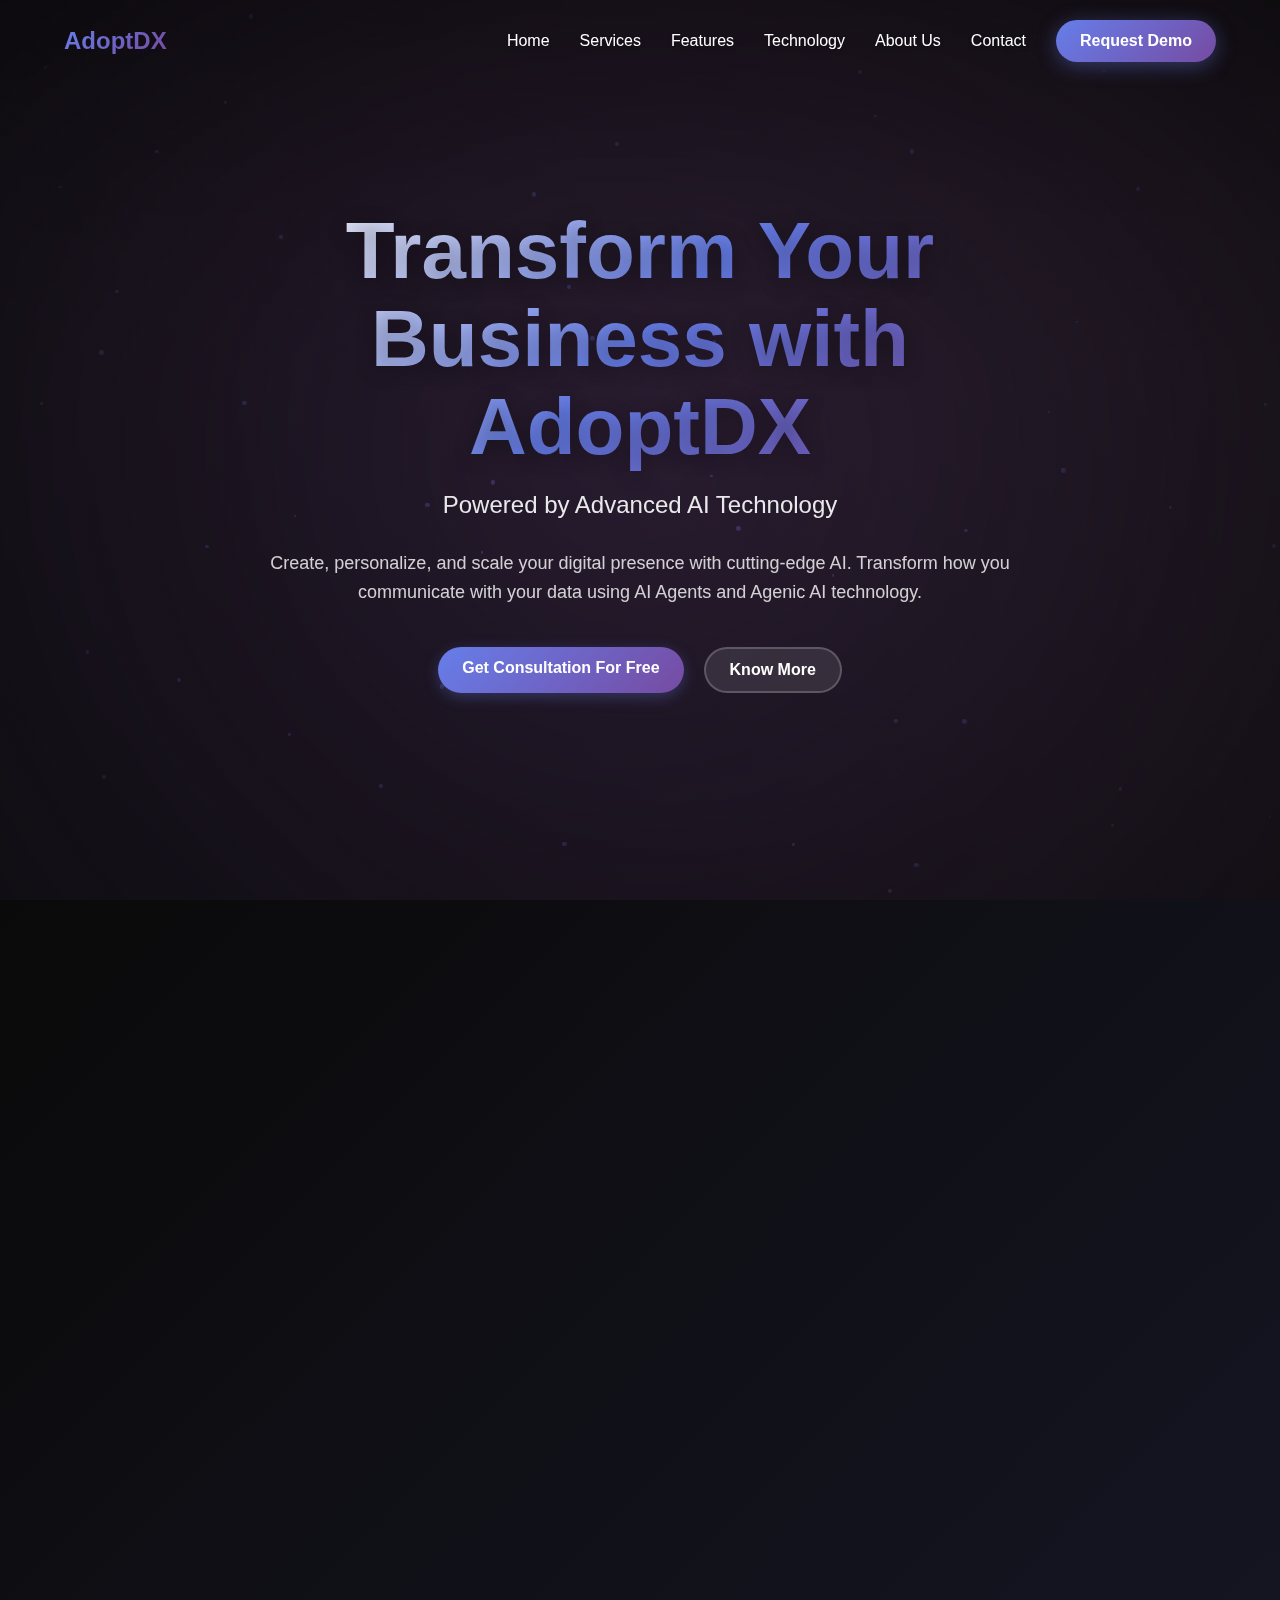
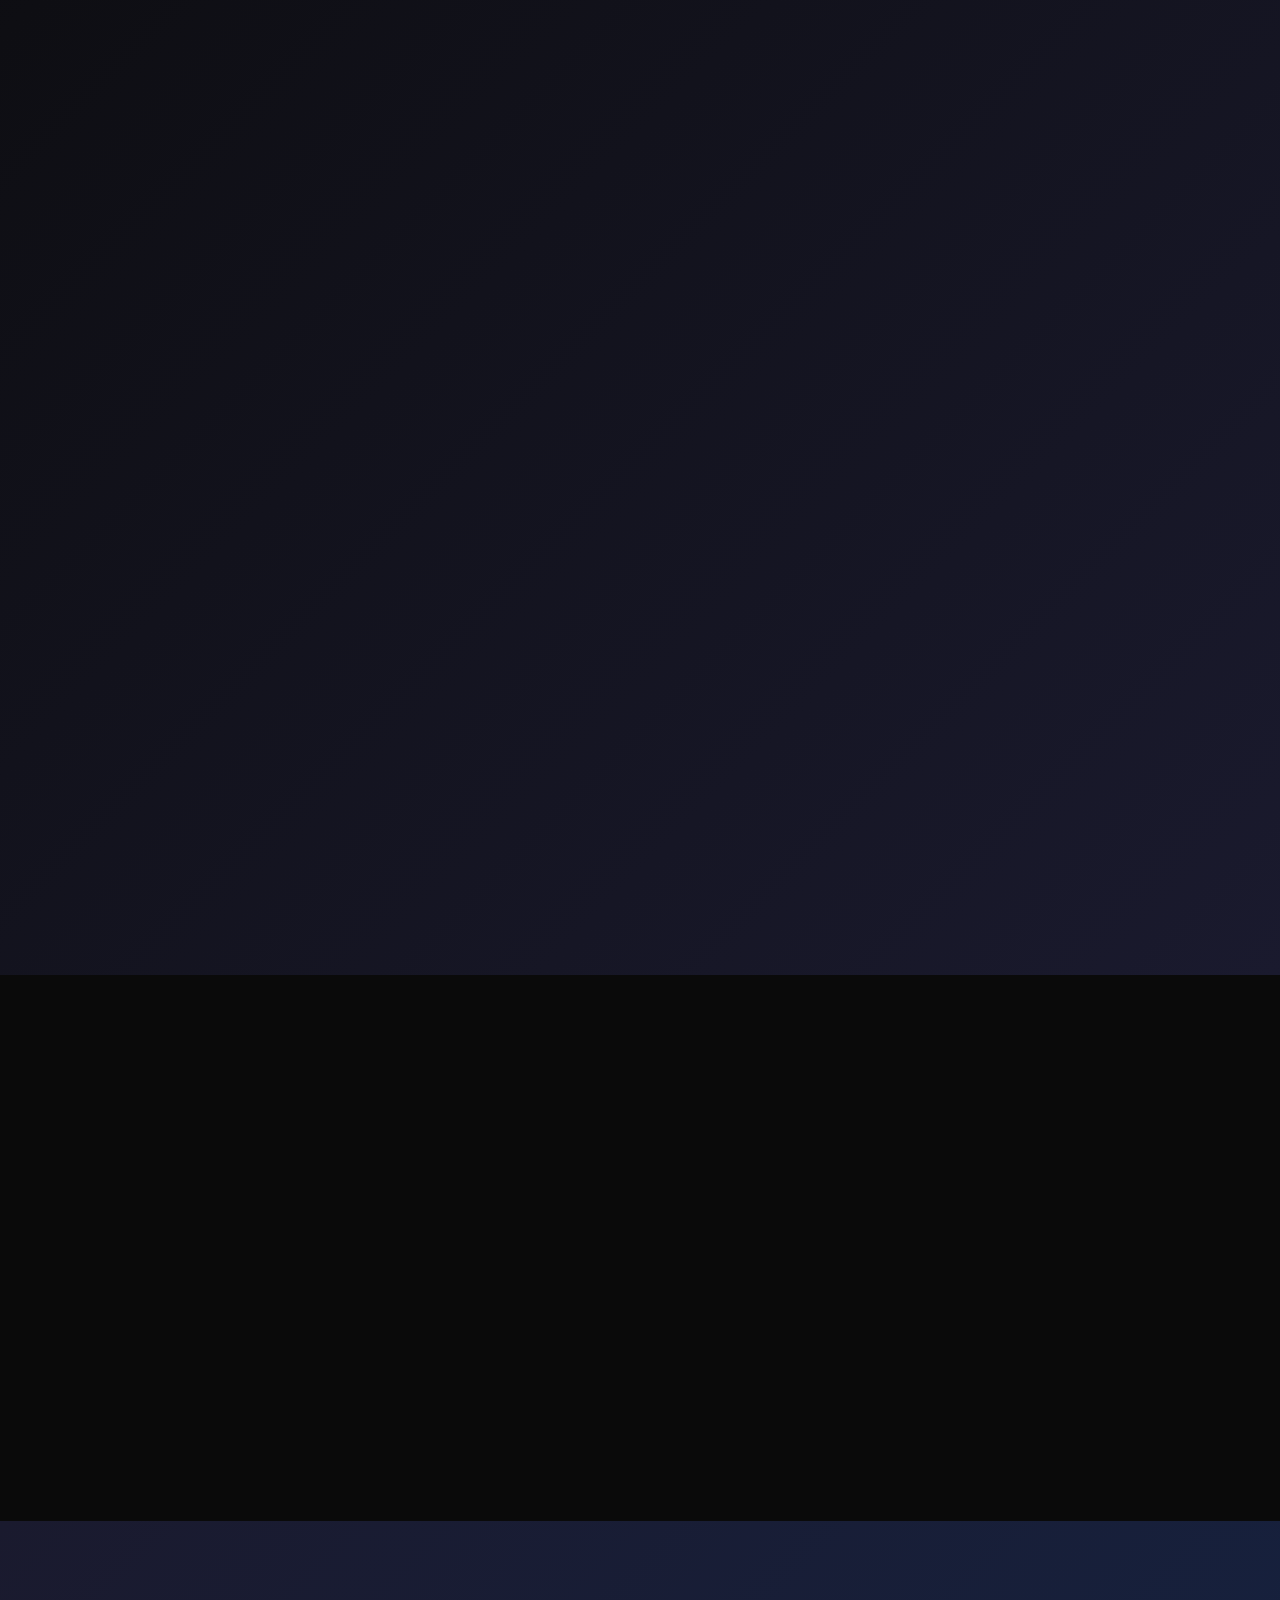
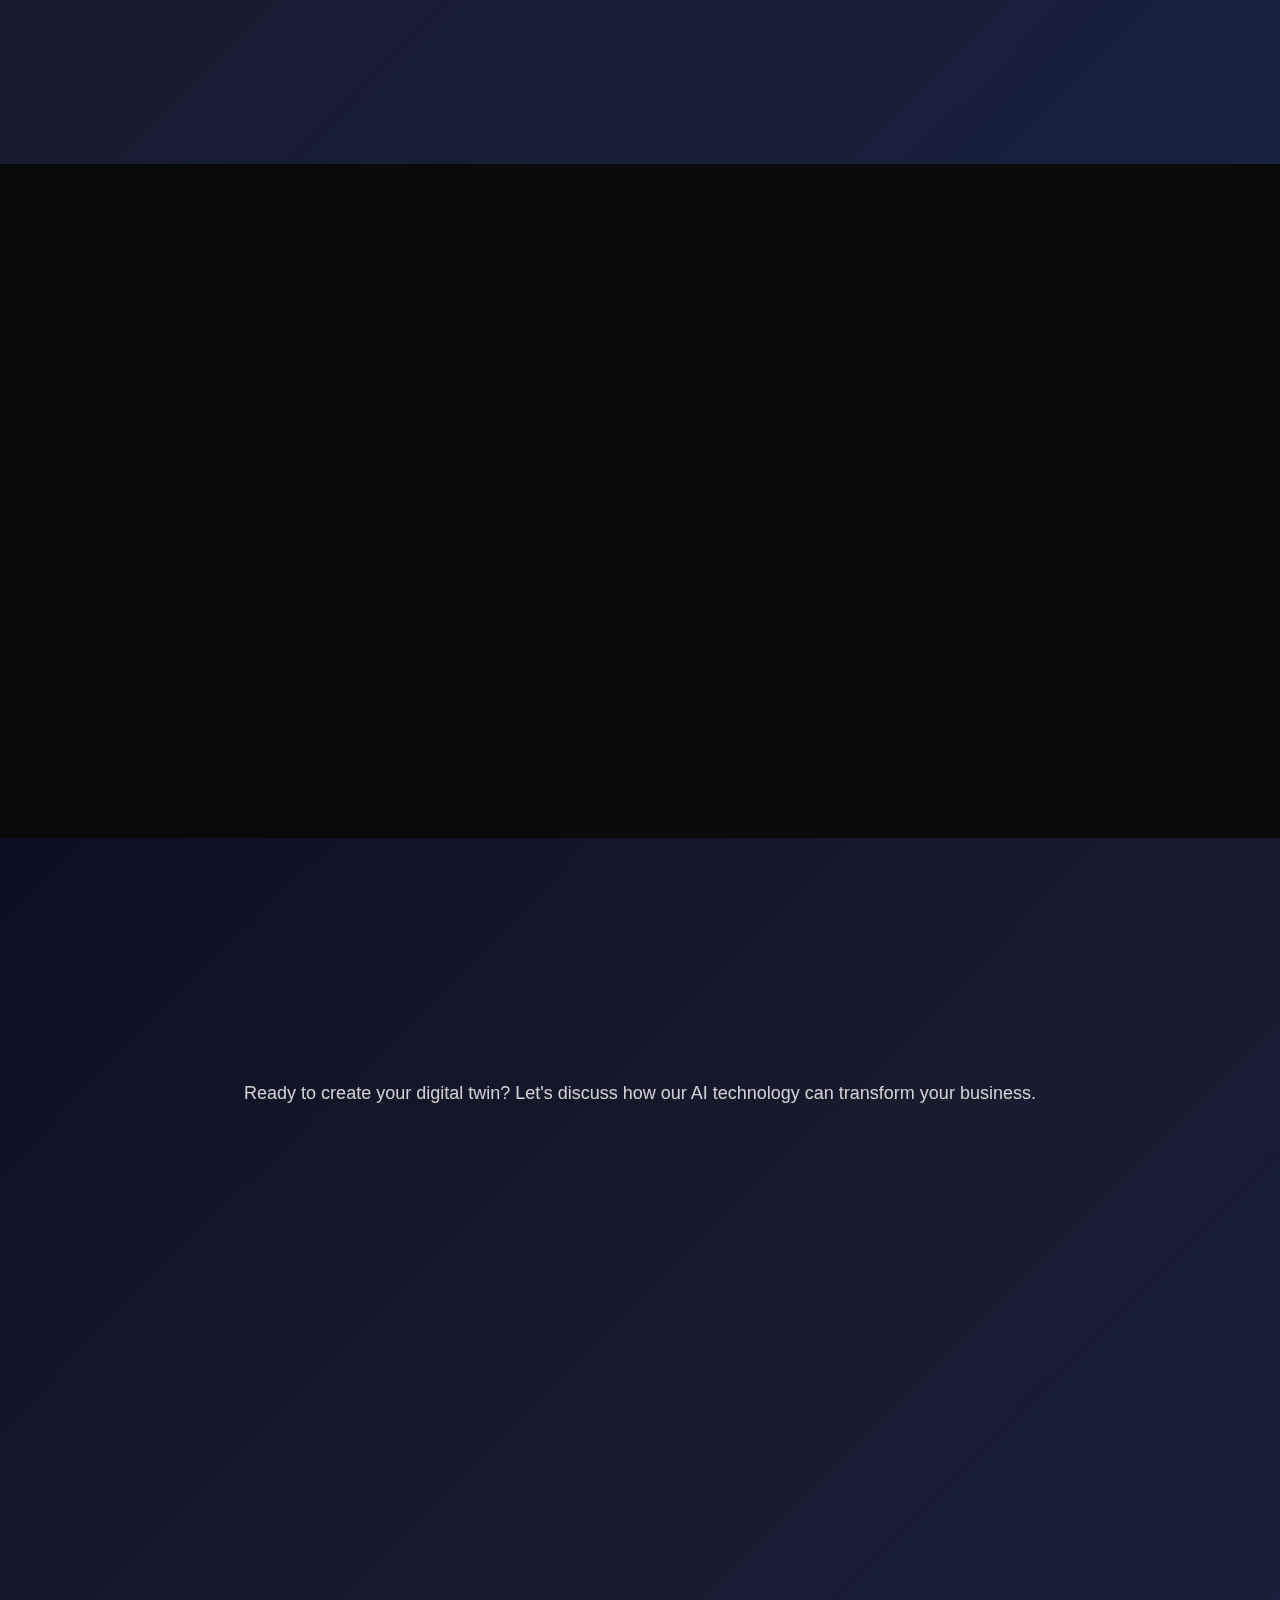
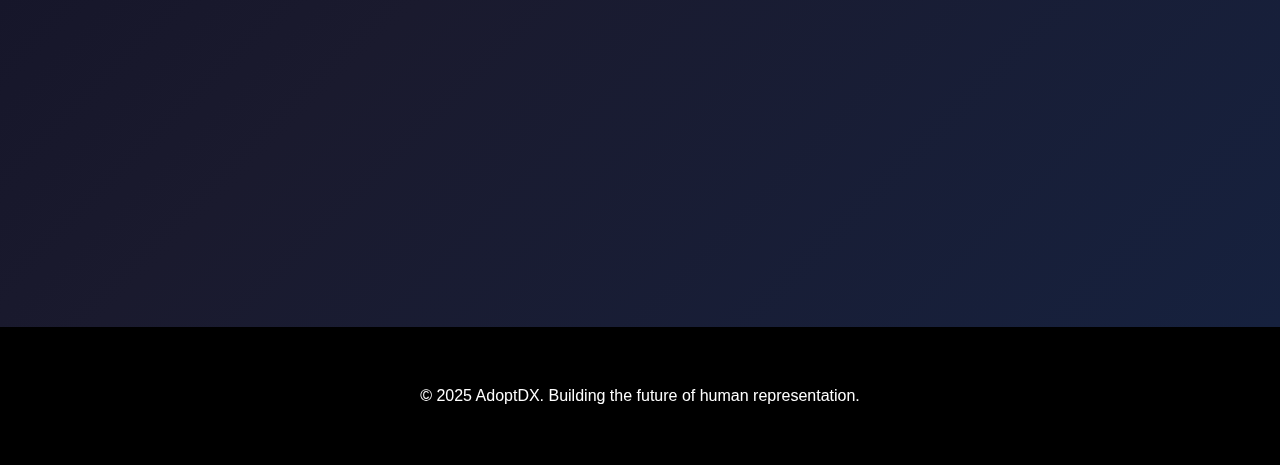
<file: index.html>
<!DOCTYPE html>
<html lang="en">
<head>
    <meta charset="UTF-8">
    <meta name="viewport" content="width=device-width, initial-scale=1.0">
    <title>AdoptDX - AI Revolution</title>
    <link rel="stylesheet" href="styles.css">
    <link rel="apple-touch-icon" sizes="180x180" href="Video&Images/favicon_io/apple-touch-icon.png">
<link rel="icon" type="image/png" sizes="32x32" href="Video&Images/favicon_io/favicon-32x32.png">
<link rel="icon" type="image/png" sizes="16x16" href="Video&Images/favicon_io/favicon-16x16.png">
<link rel="manifest" href="Video&Images/favicon_io/site.webmanifest">
</head>
<body>
    <!-- Floating Particles -->
    <div class="particles" id="particles"></div>

    <!-- Header -->
    <header class="header">
        <nav class="nav">
           <a href="#home"  style="text-decoration: none;"> <div class="logo">AdoptDX</div></a>
            <div class="nav-right">
                <ul class="nav-links">
                    <li><a href="#home">Home</a></li>
                    <li><a href="Pages/Services.html">Services</a></li>
                    <li><a href="#features">Features</a></li>
                    <li><a href="#technology">Technology</a></li>
                    <li><a href="#about">About Us</a></li>
                    <li><a href="#contact">Contact</a></li>
                </ul>
                <a href="#contact" class="cta-button desktop-cta">Request Demo</a>
                <div class="hamburger" id="hamburger">
                    <span></span>
                    <span></span>
                    <span></span>
                </div>
            </div>
        </nav>
        
        <!-- Mobile Menu -->
        <div class="mobile-menu" id="mobileMenu">
            <a href="#home">Home</a>
            <a href="Pages/Services.html">Services</a>
            <a href="#features">Features</a>
            <a href="#technology">Technology</a>
            <a href="#about">About Us</a>
            <a href="#contact">Contact</a>
            <a href="#contact" class="cta-button" style="margin-top: 20px; text-align: center;">Request Demo</a>
        </div>
    </header>

    <!-- Hero Section -->
    <section class="hero" id="home">
        <video class="video-bg" autoplay muted loop>
            <source src="[data-uri]" type="video/mp4">
        </video>

        <div class="hero-overlay"></div>
        <div class="hero-content">
            <h1 class="hero-title">Transform Your Business with AdoptDX</h1>
            <p class="hero-subtitle">Powered by Advanced AI Technology</p>
            <p class="hero-description">
                Create, personalize, and scale your digital presence with cutting-edge AI. 
                Transform how you communicate with your data using AI Agents and Agenic AI technology.
            </p>
            <div class="hero-buttons">
                <a href="#contact" class="cta-button">Get Consultation For Free</a>
                <a href="#features" class="secondary-button">Know More</a>
            </div>
        </div>
    </section>

    <!-- Features Section -->
    <section class="features" id="features">
        <h2 class="section-title animate-on-scroll">Revolutionary AI Features</h2>
        <div class="features-grid">
            <div class="feature-card animate-on-scroll">
                <div class="feature-icon">📊</div>
                <h3 class="feature-title">AI-Powered Analytics</h3>
                <p class="feature-description">
                    Transform raw data into actionable insights with machine learning 
                    algorithms that predict trends and optimize business decisions in real-time.
                </p>
                <br><div class="solution-features">
                        <span class="feature-tag">Predictive Analytics</span>
                        <span class="feature-tag">Real-time Insights</span>
                        <span class="feature-tag">ML Algorithms</span>
                    </div>
            </div>
            <div class="feature-card animate-on-scroll">
                <div class="feature-icon">📄</div>
                <h3 class="feature-title">Intelligent Document Processing</h3>
                    <p class="feature-description">Automatically extract, classify, and process information from documents using advanced OCR and NLP technologies for seamless workflow automation.</p>
                    <br><div class="solution-features">
                        <span class="feature-tag">OCR Technology</span>
                        <span class="feature-tag">NLP Processing</span>
                        <span class="feature-tag">Auto Classification</span>
                    </div>
            </div>
            <div class="feature-card animate-on-scroll">
                <div class="feature-icon">🤖</div>
                <h3 class="feature-title">Conversational AI Chatbots</h3>
                    <p class="feature-description">Deploy smart virtual assistants that understand context, learn from interactions, and provide 24/7 customer support with human-like conversations.</p>
                    <br><div class="solution-features">
                        <span class="feature-tag">Natural Language</span>
                        <span class="feature-tag">24/7 Support</span>
                        <span class="feature-tag">Context Aware</span>
                    </div>
            </div>
            <div class="feature-card animate-on-scroll">
                <div class="feature-icon">📱</div>
                <h3 class="feature-title">Power Apps Development</h3>
                    <p class="feature-description">Build custom business applications without coding. Create mobile-friendly apps that integrate seamlessly with your existing systems and workflows.</p>
                    <br><div class="solution-features">
                        <span class="feature-tag">No-Code Platform</span>
                        <span class="feature-tag">Mobile Ready</span>
                        <span class="feature-tag">System Integration</span>
                    </div>
            </div>
            <div class="feature-card animate-on-scroll">
                <div class="feature-icon">⚡</div>
                <h3 class="feature-title">Power Automate Workflows</h3>
                    <p class="feature-description">Streamline repetitive tasks with automated workflows that connect your favorite apps and services seamlessly, boosting productivity across teams.</p>
                    <br><div class="solution-features">
                        <span class="feature-tag">Workflow Automation</span>
                        <span class="feature-tag">App Integration</span>
                        <span class="feature-tag">Process Optimization</span>
                    </div>
            </div>
            <div class="feature-card animate-on-scroll">
                <div class="feature-icon">📈</div>
                <h3 class="feature-title">Power BI Analytics</h3>
                    <p class="feature-description">Create stunning interactive dashboards and reports that turn your business data into compelling visual stories for better decision-making.</p>
                    <br><div class="solution-features">
                        <span class="feature-tag">Interactive Dashboards</span>
                        <span class="feature-tag">Data Visualization</span>
                        <span class="feature-tag">Business Intelligence</span>
                    </div>
            </div>
            <div class="feature-card animate-on-scroll">
                <div class="feature-icon">🔄</div>
                <h3 class="solution-title">Robotic Process Automation</h3>
                    <p class="feature-description">Deploy software bots to handle routine tasks like data entry, invoice processing, and report generation automatically, freeing up valuable human resources.</p>
                    <br><div class="solution-features">
                        <span class="feature-tag">Software Bots</span>
                        <span class="feature-tag">Task Automation</span>
                        <span class="feature-tag">Process Mining</span>
                    </div>
            </div>
            <div class="feature-card animate-on-scroll">
                <div class="feature-icon">✉️</div>
                <h3 class="solution-title">AI-Driven Email Management</h3>
                    <p class="feature-description">Automatically categorize, respond to, and route emails based on content analysis and priority scoring to improve communication efficiency.</p>
                    <br><div class="solution-features">
                        <span class="feature-tag">Smart Categorization</span>
                        <span class="feature-tag">Auto-Response</span>
                        <span class="feature-tag">Priority Scoring</span>
                    </div>
            </div>
            <div class="feature-card animate-on-scroll">
                <div class="feature-icon">📦</div>
                <h3 class="solution-title">Smart Inventory Control</h3>
                    <p class="feature-description">Monitor stock levels, predict demand, and automatically reorder supplies to optimize inventory management and reduce operational costs.</p>
                    <br><div class="solution-features">
                        <span class="feature-tag">Demand Prediction</span>
                        <span class="feature-tag">Auto Reordering</span>
                        <span class="feature-tag">Cost Optimization</span>
                    </div>
            </div>                        
        </div>
    </section>

    <!-- Avatar Demo Section -->
    <section class="avatar-section" id="technology">
        <div class="avatar-container">
            <div class="avatar-content animate-on-scroll">
                <h2>See Your AI Agents in Action</h2>
                <p>
                    Experience the future of digital communication. 
                    Witness how our AI agents transform your daily operations by handling customer inquiries, processing data, and streamlining workflows. 
                    See the immediate impact on productivity and efficiency with interactive demos.
                </p>
                <a href="#contact" class="cta-button">Get your First AI Agents Now</a>
            </div>
            <div class="avatar-video animate-on-scroll">
        <video controls>
            <source src="Video&Images/AI Agents.mp4" type="video/mp4">
        </video>
        
            </div>
        </div>
    </section>

    <!-- Stats Section -->
    <section class="stats">
        <div class="stats-grid">
            <div class="stat-item animate-on-scroll">
                <div class="stat-number">200+</div>
                <div class="stat-label">Projects Delivered</div>
            </div>
            <div class="stat-item animate-on-scroll">
                <div class="stat-number">50+</div>
                <div class="stat-label">Happy Clients</div>
            </div>
            <div class="stat-item animate-on-scroll">
                <div class="stat-number">10+</div>
                <div class="stat-label">Industry Experience</div>
            </div>
            <div class="stat-item animate-on-scroll">
                <div class="stat-number">99%</div>
                <div class="stat-label">Uptime Guarantee</div>
            </div>
            <div class="stat-item animate-on-scroll">
                <div class="stat-number">50+</div>
                <div class="stat-label">Company Size</div>
            </div>
            
        </div>
    </section>



    <!-- About Us Section -->
<section class="about-section" id="about">
    <div class="about-container animate-on-scroll">
        <h2 class="section-title">About Us</h2>
        <h3 class="about-tagline">AdoptDX – Your Partner in AI and RPA Automation</h3>
        <div class="about-content">
            <!-- Left: Text -->
            <div class="about-left">
                
                <p class="about-description">
                    AdoptDX is a leading provider of AI and RPA-based automation solutions, focusing on digital transformation for businesses.
                    Our services include AI Agents, Robotic Process Automation (RPA) implementation, process automation, and the development of digital strategies to meet modern business demands.
                </p>
                <p class="about-description">
                    By leveraging these technologies, AdoptDX helps organizations streamline operations, improve efficiency, and fully embrace the benefits of automation. What sets us apart is our commitment to understanding each client's unique needs and customizing solutions that deliver measurable results.
                </p>
            </div>
            <!-- Right: Highlights Boxes -->
            <div class="about-right">
                <div class="about-highlights">
                    <div class="about-highlight">
                        <span class="about-icon">🤖</span>
                        <span>Cutting-edge AI Research</span>
                    </div>
                    <div class="about-highlight">
                        <span class="about-icon">🌍</span>
                        <span>Global Impact</span>
                    </div>
                    <div class="about-highlight">
                        <span class="about-icon">💡</span>
                        <span>Innovation Driven</span>
                    </div>
                    <div class="about-highlight">
                        <span class="about-icon">🤝</span>
                        <span>Customer Focused</span>
                    </div>
                </div>
            </div>
        </div>
    </div>
</section>


    <!-- Contact Section -->
    <section class="contact-section" id="contact">
        <div class="contact-container">
            <h2 class="section-title animate-on-scroll">Get In Touch</h2>
            <p style="text-align: center; font-size: 18px; opacity: 0.8; margin-bottom: 50px;" class="animate-on-scroll">
                Ready to create your digital twin? Let's discuss how our AI technology can transform your business.
            </p>
            
            <div class="contact-content">
                <!-- Left Side - Contact Information -->
                <div class="contact-left animate-on-scroll">
                    <h3>Let's Start a Conversation</h3>
                    <p>
                        We're here to help you explore the possibilities of AI-powered digital twins. 
                        Whether you're looking to enhance your marketing, improve customer engagement, 
                        or revolutionize your communication strategy, our team is ready to assist.
                    </p>
                    
                    <div class="contact-info">
                        <div class="contact-item">
                            <div class="contact-icon">📧</div>
                            <div class="contact-details">
                                <h4>Email Us</h4>
                                <p>adoptdx.sales@gmail.com<br></p>
                            </div>
                        </div>
                        
                    <!--    <div class="contact-item">
                   '         <div class="contact-icon">📞</div>
                            <div class="contact-details">
                                <h4>Call Us</h4>
                                <p>+1 (555) 123-4567<br>Mon-Fri: 9AM-6PM PST<br>Weekend: 10AM-4PM PST</p>
                            </div>
                        </div>
                        
                        <div class="contact-item">
                            <div class="contact-icon">📍</div>
                            <div class="contact-details">
                                <h4>Visit Our Office</h4>
                                <p>123 AI Innovation Drive<br>San Francisco, CA 94105<br>United States</p>
                            </div>
                        </div>
                    -->    
                        <div class="contact-item">
                            <div class="contact-icon">💬</div>
                            <div class="contact-details">
                                <h4>Live Chat Support</h4>
                                <p>Available 24/7<br>Instant response<br>Technical & Sales support</p>
                            </div>
                        </div>
                    </div>
                </div>
                
                <!-- Right Side - Contact Form -->
                <div class="contact-form animate-on-scroll">
                    <form id="contactForm" action="https://formsubmit.co/el/weyoho" method="POST">
                        <div class="form-row">
                            <div class="form-group">
                                <label for="firstName">First Name *</label>
                                <input type="text" id="firstName" name="name" required placeholder="John">
                            </div>
                            <div class="form-group">
                                <label for="lastName">Last Name *</label>
                                <input type="text" id="lastName" name="name" required placeholder="Doe">
                            </div>
                        </div>
                        
                        <div class="form-row">
                            <div class="form-group">
                                <label for="email">Email Address *</label>
                                <input type="email" id="email" name="email" required placeholder="john@company.com">
                            </div>
                            <div class="form-group">
                                <label for="phone">Phone Number</label>
                                <input type="tel" id="phone" name="phone" placeholder="+1 (555) 123-4567">
                            </div>
                        </div>
                      <!--  <input type="hidden" name="_captcha" value="false"> -->
                        <div class="form-group">
                            <label for="company">Company</label>
                            <input type="text" id="company" name="company" placeholder="Your Company Name">
                        </div>
                        
                        <div class="form-group">
                            <label for="useCase">Industry *</label>
                            <select id="useCase" name="useCase" required>
                                <option value="">Select your primary Industry</option>
                                <option value="marketing">Marketing & Sales</option>
                                <option value="education">Education & Training</option>
                                <option value="customer-support">Customer Support</option>
                                <option value="entertainment">Entertainment & Media</option>
                                <option value="healthcare">Healthcare</option>
                                <option value="real-estate">Real Estate</option>
                                <option value="ecommerce">E-commerce</option>
                                <option value="other">Other</option>
                            </select>
                        </div>
                        
                        <div class="form-group">
                            <label for="message">Tell us about your project *</label>
                            <textarea id="message" name="message" required placeholder="Describe your project, goals, and how you'd like to use digital twin technology..."></textarea>
                        </div>
                        <input type="hidden" name="_next" value="https://adoptdx.com/index.html">
                        <input type="hidden" name="_template" value="table">
                        <div class="form-submit">
                            <button type="submit" class="submit-button">Send Message</button>
                        </div>
                    </form>
                </div>
            </div>
        </div>
    </section>


    <!-- Footer -->
    <footer class="footer" id="contact">
        <div class="footer-content">
            <div class="footer-links">
              <!--   <a href="#privacy">Privacy Policy</a>
                <a href="#terms">Terms of Service</a>
                <a href="#api">API Documentation</a>
                <a href="#support">Support</a>
                <a href="#careers">Careers</a>
            </div>-->
            <p>&copy; 2025 AdoptDX. Building the future of human representation.</p>
        </div>
    </footer>

    <script src="script.js"></script>
</body>
</html>
</file>
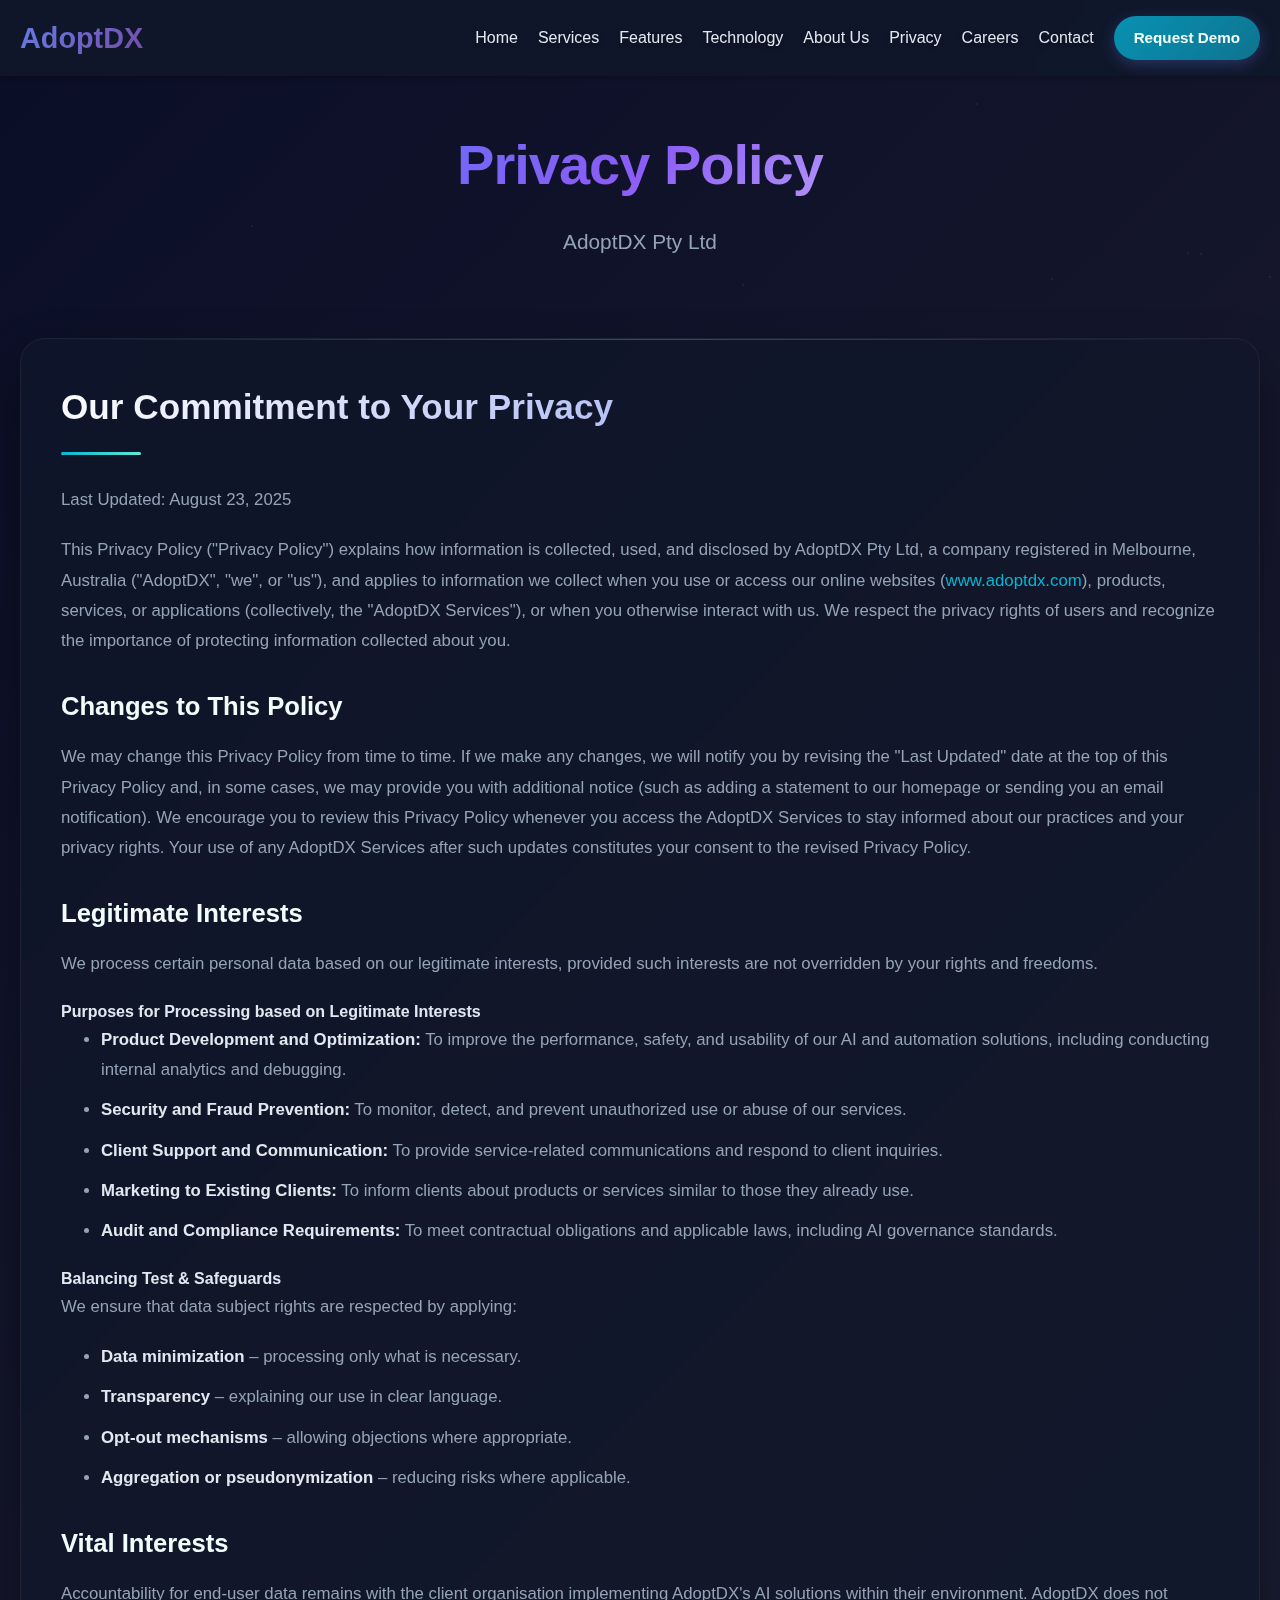
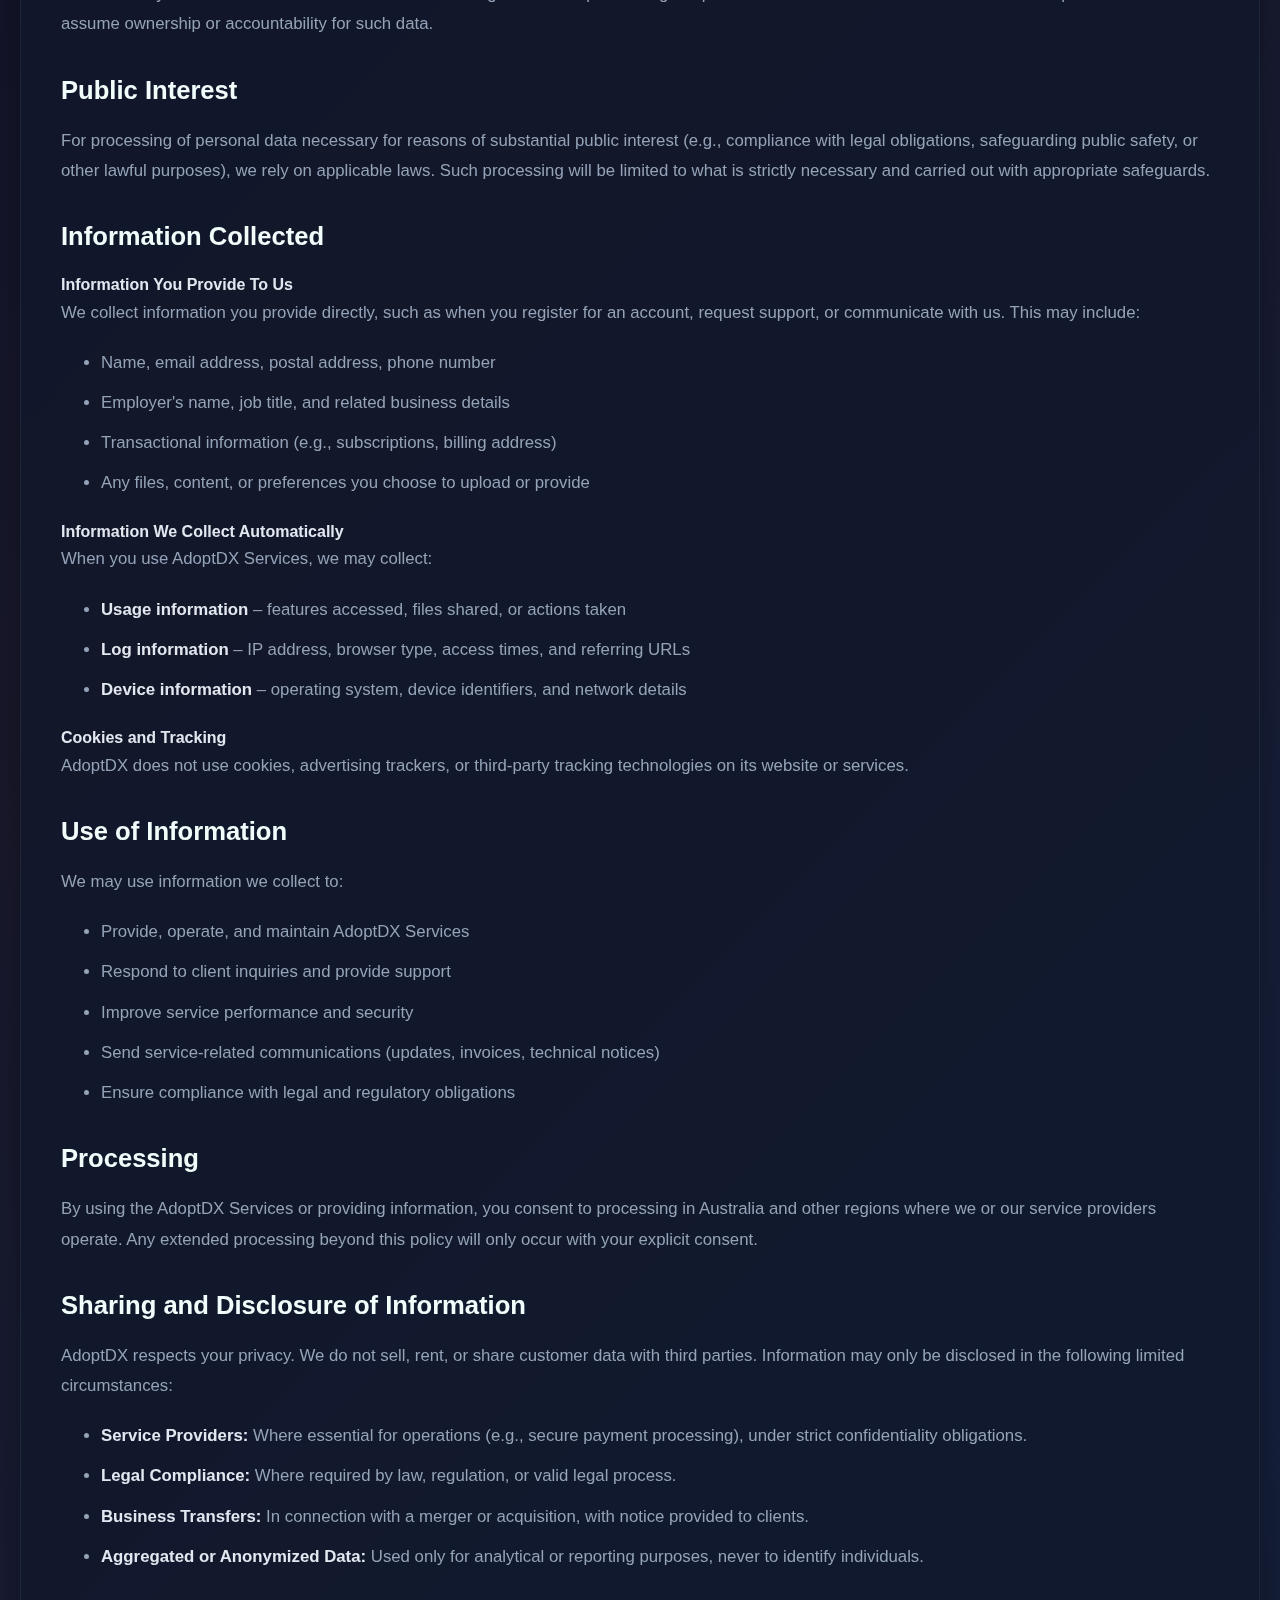
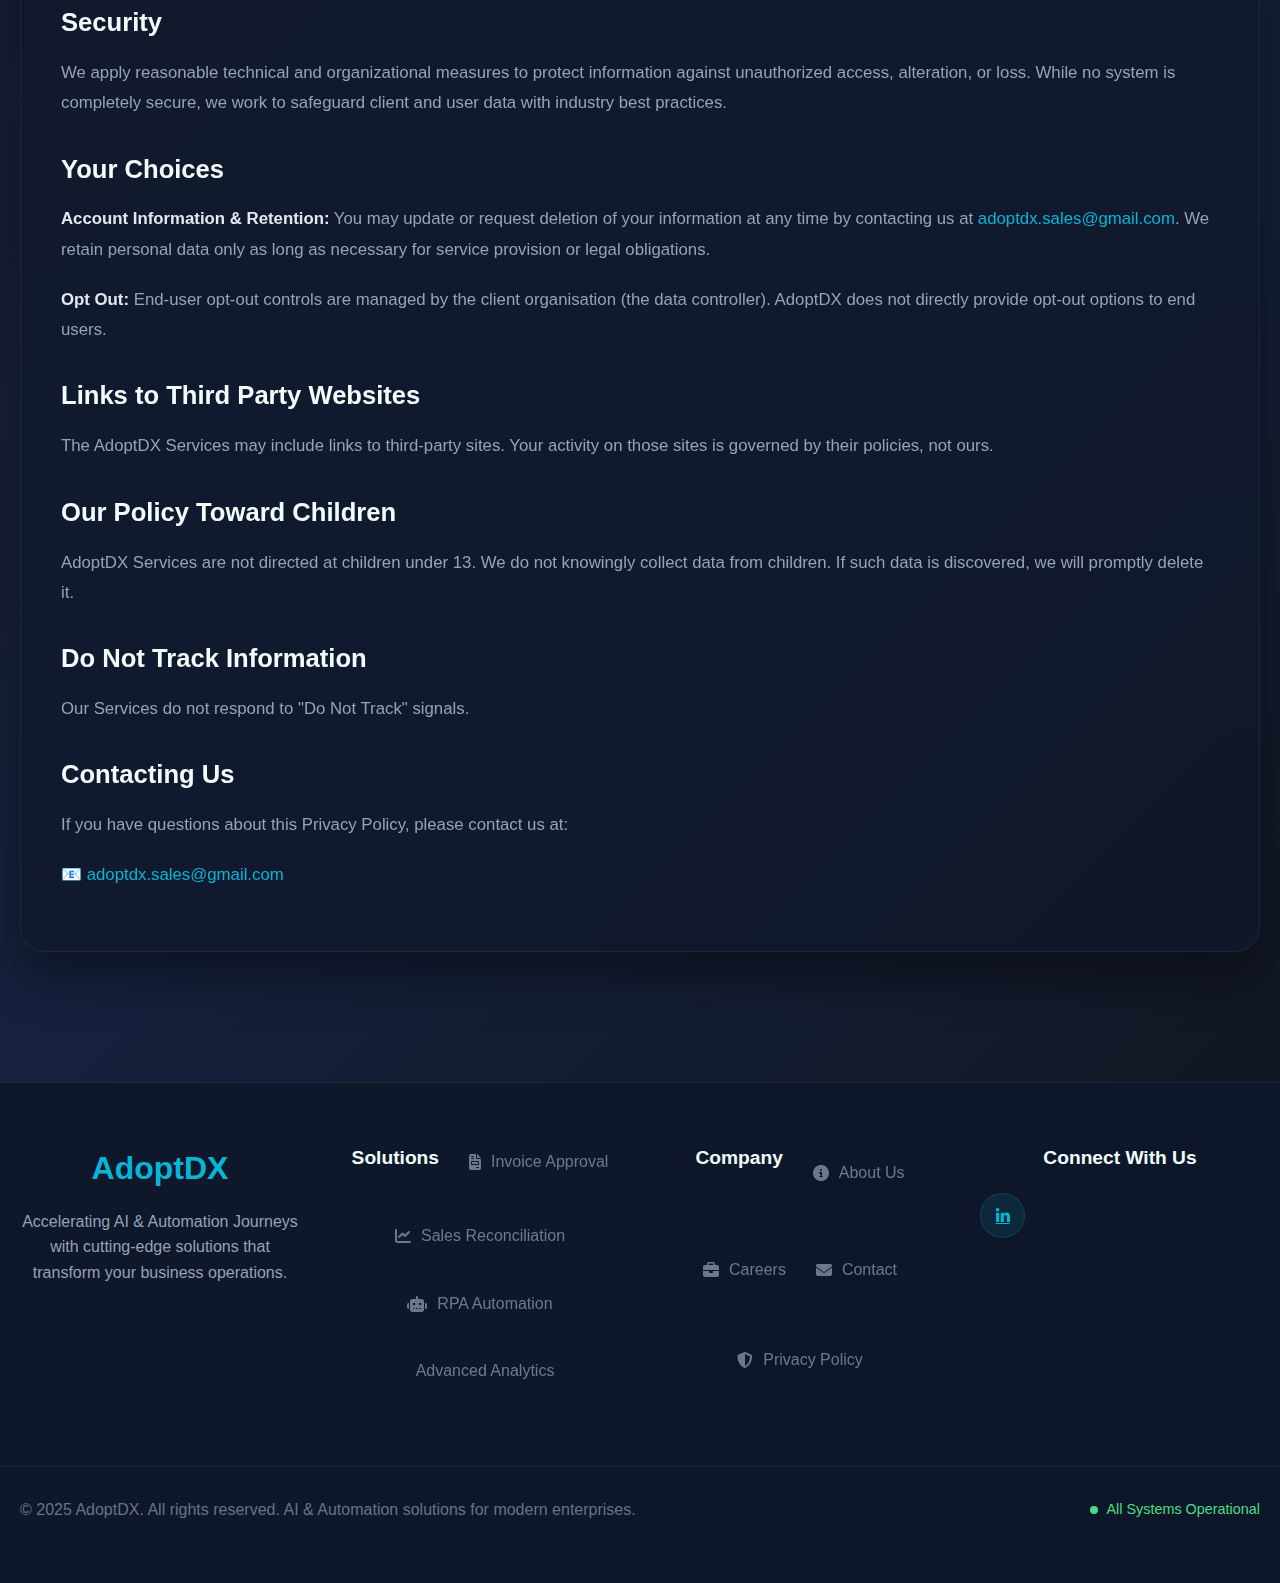
<file: PrivacyPolicy.html>
<!DOCTYPE html>
<html lang="en">
<head>
    <meta charset="UTF-8">
    <meta name="viewport" content="width=device-width, initial-scale=1.0">
    <link rel="stylesheet" href="styles.css">
    <link rel="stylesheet" href="https://cdnjs.cloudflare.com/ajax/libs/font-awesome/6.4.0/css/all.min.css">
    <link rel="apple-touch-icon" sizes="180x180" href="../Video&Images/favicon_io/apple-touch-icon.png">
    <link rel="icon" type="image/png" sizes="32x32" href="../Video&Images/favicon_io/favicon-32x32.png">
    <link rel="icon" type="image/png" sizes="16x16" href="../Video&Images/favicon_io/favicon-16x16.png">
    <link rel="manifest" href="../Video&Images/favicon_io/site.webmanifest">
    <title>AdoptDX Privacy Policy</title>
    <style>
        * {
            margin: 0;
            padding: 0;
            box-sizing: border-box;
        }

        body {
            font-family: 'Inter', -apple-system, BlinkMacSystemFont, 'Segoe UI', Roboto, sans-serif;
            line-height: 1.6;
            background: linear-gradient(135deg, #0a0e27 0%, #1a1a2e 40%, #16213e 70%, #0f1419 100%);
            min-height: 100vh;
            color: #e2e8f0;
            overflow-x: hidden;
        }

        .nav-header {
            position: fixed;
            top: 0;
            left: 0;
            width: 100%;
            background: rgba(15, 23, 42, 0.9);
            backdrop-filter: blur(10px);
            z-index: 1000;
            padding: 15px 20px;
            box-shadow: 0 2px 5px rgba(0, 0, 0, 0.2);
        }

        .nav {
            display: flex;
            justify-content: space-between;
            align-items: center;
            max-width: 1400px;
            margin: 0 auto;
        }

        .logo {
            font-size: 1.8rem;
            font-weight: 800;
            color: #06b6d4;
            text-decoration: none;
        }

        .nav-right {
            display: flex;
            align-items: center;
            gap: 20px;
        }

        .nav-links {
            display: flex;
            list-style: none;
            gap: 20px;
        }

        .nav-links li a {
            color: #e2e8f0;
            text-decoration: none;
            font-weight: 500;
            font-size: 1rem;
            transition: color 0.3s;
        }

        .nav-links li a:hover {
            color: #06b6d4;
        }

        .cta-button {
            background: linear-gradient(135deg, #0891b2 0%, #0e7490 100%);
            color: #f0fdfa;
            padding: 10px 20px;
            border-radius: 25px;
            text-decoration: none;
            font-weight: 600;
            font-size: 0.95rem;
            transition: all 0.3s;
        }

        .cta-button:hover {
            transform: translateY(-2px);
            box-shadow: 0 5px 15px rgba(6, 182, 212, 0.4);
        }

        .hamburger {
            display: none;
            flex-direction: column;
            cursor: pointer;
            padding: 5px;
            position: relative;
            z-index: 1001;
            transition: all 0.3s ease;
        }

        .hamburger:hover {
            transform: scale(1.1);
        }

        .hamburger span {
            width: 30px;
            height: 3px;
            background: linear-gradient(135deg, #ffffff 0%, #667eea 100%);
            margin: 4px 0;
            transition: all 0.4s cubic-bezier(0.68, -0.55, 0.265, 1.55);
            border-radius: 3px;
            box-shadow: 0 0 15px rgba(102, 126, 234, 0.4), 0 2px 8px rgba(0, 0, 0, 0.3);
        }

        .hamburger.active span {
            background: linear-gradient(135deg, #ff6b6b 0%, #ee5a52 100%);
        }

        .hamburger.active span:nth-child(1) {
            transform: rotate(45deg) translate(8px, 8px) scale(1.1);
            width: 32px;
        }

        .hamburger.active span:nth-child(2) {
            opacity: 0;
            transform: scale(0) rotate(180deg);
        }

        .hamburger.active span:nth-child(3) {
            transform: rotate(-45deg) translate(8px, -8px) scale(1.1);
            width: 32px;
        }

        .mobile-menu {
            display: none;
            position: fixed;
            top: 70px;
            left: 0;
            width: 100%;
            background: rgba(15, 23, 42, 0.95);
            backdrop-filter: blur(10px);
            padding: 20px;
            flex-direction: column;
            align-items: center;
            gap: 15px;
            z-index: 999;
        }

        .mobile-menu.active {
            display: flex;
        }

        .mobile-menu a {
            color: #e2e8f0;
            text-decoration: none;
            font-size: 1.1rem;
            font-weight: 500;
            transition: color 0.3s;
        }

        .mobile-menu a:hover {
            color: #06b6d4;
        }

        .bg-particles {
            position: fixed;
            top: 0;
            left: 0;
            width: 100%;
            height: 100%;
            pointer-events: none;
            z-index: 0;
        }

        .particle {
            position: absolute;
            width: 2px;
            height: 2px;
            background: rgba(59, 130, 246, 0.3);
            border-radius: 50%;
            animation: float 6s ease-in-out infinite;
        }

        @keyframes float {
            0%, 100% { transform: translateY(0) rotate(0deg); opacity: 0.2; }
            50% { transform: translateY(-20px) rotate(180deg); opacity: 0.8; }
        }

        /* FIXED: Remove margin-top from container and reduce padding */
        .container {
            max-width: 1400px;
            margin: 0 auto;
            padding: 20px;
            position: relative;
            z-index: 1;
            padding-top: 80px; /* Account for fixed nav */
        }

        /* FIXED: Rename to avoid conflict and reduce padding */
        .page-header {
            text-align: center;
            margin-bottom: 50px;
            position: relative;
            padding: 40px 0 20px 0; /* Reduced top padding */
        }

        .page-header h1 {
            font-size: 3.5rem;
            margin-bottom: 15px;
            background: linear-gradient(135deg, #3b82f6 0%, #8b5cf6 50%, #ffffff 100%);
            -webkit-background-clip: text;
            -webkit-text-fill-color: transparent;
            background-clip: text;
            font-weight: 800;
            letter-spacing: -1px;
        }

        .page-header .subtitle {
            font-size: 1.3rem;
            color: #94a3b8;
            margin-bottom: 10px;
            font-weight: 500;
        }

        .card {
            background: rgba(15, 23, 42, 0.7);
            border: 1px solid rgba(148, 163, 184, 0.1);
            border-radius: 25px;
            padding: 40px;
            margin-bottom: 30px;
            backdrop-filter: blur(20px);
            box-shadow: 0 25px 50px rgba(0, 0, 0, 0.4);
            position: relative;
            overflow: hidden;
        }

        .card::before {
            content: '';
            position: absolute;
            top: 0;
            left: 0;
            right: 0;
            height: 1px;
            background: linear-gradient(90deg, transparent, rgba(94, 234, 212, 0.3), transparent);
        }

        .section-title {
            font-size: 2.2rem;
            font-weight: 800;
            margin-bottom: 30px;
            color: #f0fdfa;
            text-align: left;
            position: relative;
            padding-bottom: 20px;
        }

        .section-title::after {
            content: '';
            position: absolute;
            bottom: 0;
            left: 0;
            width: 80px;
            height: 3px;
            background: linear-gradient(90deg, #06b6d4, #5eead4);
            border-radius: 2px;
        }

        .policy-content h3 {
            font-size: 1.6rem;
            font-weight: 700;
            color: #f0fdfa;
            margin-bottom: 15px;
            margin-top: 30px;
        }

        .policy-content p, .policy-content ul {
            color: #94a3b8;
            font-size: 1.05rem;
            line-height: 1.8;
            margin-bottom: 20px;
        }

        .policy-content ul {
            list-style-type: disc;
            padding-left: 40px;
        }

        .policy-content ul li {
            margin-bottom: 10px;
        }

        .policy-content strong {
            color: #e2e8f0;
        }

        .policy-content a {
            color: #06b6d4;
            text-decoration: none;
        }

        .policy-content a:hover {
            text-decoration: underline;
        }

        .footer {
            background: rgba(15, 23, 42, 0.95);
            border-top: 1px solid rgba(148, 163, 184, 0.1);
            padding: 60px 0 30px;
            margin-top: 80px;
        }

        .footer-container {
            max-width: 1400px;
            margin: 0 auto;
            padding: 0 20px;
            display: grid;
            grid-template-columns: repeat(auto-fit, minmax(280px, 1fr));
            gap: 40px;
        }

        .footer-brand h2 {
            font-size: 2rem;
            font-weight: 800;
            color: #06b6d4;
            margin-bottom: 15px;
        }

        .footer-brand p {
            color: #94a3b8;
            line-height: 1.6;
        }

        .footer-links h4 {
            font-size: 1.2rem;
            font-weight: 700;
            color: #f0fdfa;
            margin-bottom: 20px;
        }

        .footer-links a {
            display: flex;
            align-items: center;
            gap: 10px;
            color: #94a3b8;
            text-decoration: none;
            margin-bottom: 12px;
            transition: color 0.3s;
        }

        .footer-links a:hover {
            color: #06b6d4;
        }

        .footer-socials h4 {
            font-size: 1.2rem;
            font-weight: 700;
            color: #f0fdfa;
            margin-bottom: 20px;
        }

        .social-links {
            display: flex;
            gap: 15px;
        }

        .social-links a {
            width: 45px;
            height: 45px;
            background: rgba(6, 182, 212, 0.1);
            border: 1px solid rgba(6, 182, 212, 0.2);
            border-radius: 50%;
            display: flex;
            align-items: center;
            justify-content: center;
            color: #06b6d4;
            transition: all 0.3s;
        }

        .social-links a:hover {
            background: rgba(6, 182, 212, 0.2);
            transform: translateY(-2px);
        }

        .footer-bottom {
            border-top: 1px solid rgba(148, 163, 184, 0.1);
            padding: 30px 0;
            margin-top: 40px;
        }

        .footer-bottom-content {
            max-width: 1400px;
            margin: 0 auto;
            padding: 0 20px;
            display: flex;
            justify-content: space-between;
            align-items: center;
            flex-wrap: wrap;
            gap: 20px;
        }

        .footer-bottom p {
            color: #64748b;
        }

        .status-indicator {
            display: flex;
            align-items: center;
            gap: 8px;
            color: #4ade80;
            font-size: 0.9rem;
        }

        .status-dot {
            width: 8px;
            height: 8px;
            background: #4ade80;
            border-radius: 50%;
            animation: pulse 2s infinite;
        }

        @keyframes pulse {
            0%, 100% { opacity: 1; }
            50% { opacity: 0.5; }
        }

        @media (max-width: 768px) {
            .nav-links, .desktop-cta {
                display: none;
            }

            .hamburger {
                display: flex;
            }

            .page-header h1 {
                font-size: 2.5rem;
            }

            .card {
                padding: 25px;
            }

            .policy-content {
                padding: 0 15px;
            }

            .footer-bottom-content {
                flex-direction: column;
                text-align: center;
            }
        }

        @media (max-width: 480px) {
            .container {
                padding: 15px;
                padding-top: 80px;
            }

            .page-header h1 {
                font-size: 2rem;
            }

            .section-title {
                font-size: 1.8rem;
            }

            .policy-content h3 {
                font-size: 1.4rem;
            }

            .policy-content p, .policy-content ul {
                font-size: 0.95rem;
            }
        }

        ::-webkit-scrollbar {
            width: 8px;
        }

        ::-webkit-scrollbar-track {
            background: rgba(15, 23, 42, 0.5);
        }

        ::-webkit-scrollbar-thumb {
            background: rgba(6, 182, 212, 0.3);
            border-radius: 4px;
        }

        ::-webkit-scrollbar-thumb:hover {
            background: rgba(6, 182, 212, 0.5);
        }
        
    </style>
</head>
<body>
    <header class="nav-header">
        <nav class="nav">
           <a href="../index.html#home" style="text-decoration: none;"> 
               <div class="logo">AdoptDX</div>
           </a>
            <div class="nav-right">
                <ul class="nav-links">
                    <li><a href="../index.html#home">Home</a></li>
                    <li><a href="../Pages/Services.html">Services</a></li>
                    <li><a href="../index.html#features">Features</a></li>
                    <li><a href="../index.html#technology">Technology</a></li>
                    <li><a href="../index.html#about">About Us</a></li>
                    <li><a href="PrivacyPolicy.html">Privacy</a></li>
                    <li><a href="Jobs/Careers.html">Careers</a></li>
                    <li><a href="../index.html#contact">Contact</a></li>
                </ul>
                <a href="../index.html#contact" class="cta-button desktop-cta">Request Demo</a>
                <div class="hamburger" id="hamburger">
                    <span></span>
                    <span></span>
                    <span></span>
                </div>
            </div>
        </nav>
        
        <!-- Mobile Menu -->
        <div class="mobile-menu" id="mobileMenu">
            <a href="../index.html#home">Home</a>
            <a href="../Pages/Services.html">Services</a>
            <a href="../index.html#features">Features</a>
            <a href="../index.html#technology">Technology</a>
            <a href="../index.html#about">About Us</a>
            <a href="PrivacyPolicy.html">Privacy</a>
            <a href="Jobs/Careers.html">Careers</a>
            <a href="../index.html#contact">Contact</a>
            <a href="../index.html#contact" class="cta-button" style="margin-top: 20px; text-align: center;">Request Demo</a>
        </div>
    </header>

    <div class="bg-particles" id="particles"></div>

    <div class="container">
        <!-- FIXED: Changed class from 'header' to 'page-header' to avoid conflict -->
        <div class="page-header">
            <h1>Privacy Policy</h1>
            <div class="subtitle">AdoptDX Pty Ltd</div>
        </div>

        <div class="card">
            <h2 class="section-title">Our Commitment to Your Privacy</h2>
            <div class="policy-content">
                <p>Last Updated: August 23, 2025</p>
                <p>This Privacy Policy ("Privacy Policy") explains how information is collected, used, and disclosed by AdoptDX Pty Ltd, a company registered in Melbourne, Australia ("AdoptDX", "we", or "us"), and applies to information we collect when you use or access our online websites (<a href="https://www.adoptdx.com">www.adoptdx.com</a>), products, services, or applications (collectively, the "AdoptDX Services"), or when you otherwise interact with us. We respect the privacy rights of users and recognize the importance of protecting information collected about you.</p>

                <h3>Changes to This Policy</h3>
                <p>We may change this Privacy Policy from time to time. If we make any changes, we will notify you by revising the "Last Updated" date at the top of this Privacy Policy and, in some cases, we may provide you with additional notice (such as adding a statement to our homepage or sending you an email notification). We encourage you to review this Privacy Policy whenever you access the AdoptDX Services to stay informed about our practices and your privacy rights. Your use of any AdoptDX Services after such updates constitutes your consent to the revised Privacy Policy.</p>

                <h3>Legitimate Interests</h3>
                <p>We process certain personal data based on our legitimate interests, provided such interests are not overridden by your rights and freedoms.</p>
                <h4>Purposes for Processing based on Legitimate Interests</h4>
                <ul>
                    <li><strong>Product Development and Optimization:</strong> To improve the performance, safety, and usability of our AI and automation solutions, including conducting internal analytics and debugging.</li>
                    <li><strong>Security and Fraud Prevention:</strong> To monitor, detect, and prevent unauthorized use or abuse of our services.</li>
                    <li><strong>Client Support and Communication:</strong> To provide service-related communications and respond to client inquiries.</li>
                    <li><strong>Marketing to Existing Clients:</strong> To inform clients about products or services similar to those they already use.</li>
                    <li><strong>Audit and Compliance Requirements:</strong> To meet contractual obligations and applicable laws, including AI governance standards.</li>
                </ul>
                <h4>Balancing Test & Safeguards</h4>
                <p>We ensure that data subject rights are respected by applying:</p>
                <ul>
                    <li><strong>Data minimization</strong> – processing only what is necessary.</li>
                    <li><strong>Transparency</strong> – explaining our use in clear language.</li>
                    <li><strong>Opt-out mechanisms</strong> – allowing objections where appropriate.</li>
                    <li><strong>Aggregation or pseudonymization</strong> – reducing risks where applicable.</li>
                </ul>

                <h3>Vital Interests</h3>
                <p>Accountability for end-user data remains with the client organisation implementing AdoptDX's AI solutions within their environment. AdoptDX does not assume ownership or accountability for such data.</p>

                <h3>Public Interest</h3>
                <p>For processing of personal data necessary for reasons of substantial public interest (e.g., compliance with legal obligations, safeguarding public safety, or other lawful purposes), we rely on applicable laws. Such processing will be limited to what is strictly necessary and carried out with appropriate safeguards.</p>

                <h3>Information Collected</h3>
                <h4>Information You Provide To Us</h4>
                <p>We collect information you provide directly, such as when you register for an account, request support, or communicate with us. This may include:</p>
                <ul>
                    <li>Name, email address, postal address, phone number</li>
                    <li>Employer's name, job title, and related business details</li>
                    <li>Transactional information (e.g., subscriptions, billing address)</li>
                    <li>Any files, content, or preferences you choose to upload or provide</li>
                </ul>
                <h4>Information We Collect Automatically</h4>
                <p>When you use AdoptDX Services, we may collect:</p>
                <ul>
                    <li><strong>Usage information</strong> – features accessed, files shared, or actions taken</li>
                    <li><strong>Log information</strong> – IP address, browser type, access times, and referring URLs</li>
                    <li><strong>Device information</strong> – operating system, device identifiers, and network details</li>
                </ul>
                <h4>Cookies and Tracking</h4>
                <p>AdoptDX does not use cookies, advertising trackers, or third-party tracking technologies on its website or services.</p>

                <h3>Use of Information</h3>
                <p>We may use information we collect to:</p>
                <ul>
                    <li>Provide, operate, and maintain AdoptDX Services</li>
                    <li>Respond to client inquiries and provide support</li>
                    <li>Improve service performance and security</li>
                    <li>Send service-related communications (updates, invoices, technical notices)</li>
                    <li>Ensure compliance with legal and regulatory obligations</li>
                </ul>

                <h3>Processing</h3>
                <p>By using the AdoptDX Services or providing information, you consent to processing in Australia and other regions where we or our service providers operate. Any extended processing beyond this policy will only occur with your explicit consent.</p>

                <h3>Sharing and Disclosure of Information</h3>
                <p>AdoptDX respects your privacy. We do not sell, rent, or share customer data with third parties. Information may only be disclosed in the following limited circumstances:</p>
                <ul>
                    <li><strong>Service Providers:</strong> Where essential for operations (e.g., secure payment processing), under strict confidentiality obligations.</li>
                    <li><strong>Legal Compliance:</strong> Where required by law, regulation, or valid legal process.</li>
                    <li><strong>Business Transfers:</strong> In connection with a merger or acquisition, with notice provided to clients.</li>
                    <li><strong>Aggregated or Anonymized Data:</strong> Used only for analytical or reporting purposes, never to identify individuals.</li>
                </ul>

                <h3>Security</h3>
                <p>We apply reasonable technical and organizational measures to protect information against unauthorized access, alteration, or loss. While no system is completely secure, we work to safeguard client and user data with industry best practices.</p>

                <h3>Your Choices</h3>
                <p><strong>Account Information & Retention:</strong> You may update or request deletion of your information at any time by contacting us at <a href="mailto:adoptdx.sales@gmail.com">adoptdx.sales@gmail.com</a>. We retain personal data only as long as necessary for service provision or legal obligations.</p>
                <p><strong>Opt Out:</strong> End-user opt-out controls are managed by the client organisation (the data controller). AdoptDX does not directly provide opt-out options to end users.</p>

                <h3>Links to Third Party Websites</h3>
                <p>The AdoptDX Services may include links to third-party sites. Your activity on those sites is governed by their policies, not ours.</p>

                <h3>Our Policy Toward Children</h3>
                <p>AdoptDX Services are not directed at children under 13. We do not knowingly collect data from children. If such data is discovered, we will promptly delete it.</p>

                <h3>Do Not Track Information</h3>
                <p>Our Services do not respond to "Do Not Track" signals.</p>

                <h3>Contacting Us</h3>
                <p>If you have questions about this Privacy Policy, please contact us at:</p>
                <p>📧 <a href="mailto:adoptdx.sales@gmail.com">adoptdx.sales@gmail.com</a></p>
            </div>
        </div>
    </div>

    <script>
        function createParticles() {
            const particlesContainer = document.getElementById('particles');
            const numberOfParticles = 20;
            for (let i = 0; i < numberOfParticles; i++) {
                const particle = document.createElement('div');
                particle.className = 'particle';
                particle.style.left = Math.random() * 100 + '%';
                particle.style.top = Math.random() * 100 + '%';
                particle.style.animationDelay = Math.random() * 6 + 's';
                particle.style.animationDuration = (Math.random() * 4 + 4) + 's';
                particlesContainer.appendChild(particle);
            }
        }

        function setupEventListeners() {
            document.getElementById('hamburger').addEventListener('click', function() {
                this.classList.toggle('active');
                document.getElementById('mobileMenu').classList.toggle('active');
            });
        }

        document.addEventListener('DOMContentLoaded', function() {
            createParticles();
            setupEventListeners();
        });
    </script>

    <!-- Footer -->
    <footer class="footer">
        <div class="footer-container">
            <!-- Brand + Tagline -->
            <div class="footer-brand">
                <h2>AdoptDX</h2>
                <p>Accelerating AI & Automation Journeys with cutting-edge solutions that transform your business operations.</p>
            </div>

            <!-- Navigation Sections -->
            <div class="footer-links">
                <h4>Solutions</h4>
                <a href="../Pages/Services.html#invoice">
                    <i class="fas fa-file-invoice"></i>
                    Invoice Approval
                </a>
                <a href="../Pages/Services.html#reconciliation">
                    <i class="fas fa-chart-line"></i>
                    Sales Reconciliation
                </a>
                <a href="../Pages/Services.html#rpa">
                    <i class="fas fa-robot"></i>
                    RPA Automation
                </a>
                <a href="../Pages/Services.html#analytics">
                    <i class="fas fa-analytics"></i>
                    Advanced Analytics
                </a>
            </div>

            <div class="footer-links">
                <h4>Company</h4>
                <a href="../index.html#about">
                    <i class="fas fa-info-circle"></i>
                    About Us
                </a>
                <a href="Jobs/Careers.html">
                    <i class="fas fa-briefcase"></i>
                    Careers
                </a>
                <a href="../index.html#contact">
                    <i class="fas fa-envelope"></i>
                    Contact
                </a>
                <a href="PrivacyPolicy.html">
                    <i class="fas fa-shield-alt"></i>
                    Privacy Policy
                </a>
            </div>

            <!-- Social -->
            <div class="footer-socials">
                <h4>Connect With Us</h4>
                <div class="social-links">
                    <a href="https://www.linkedin.com/company/adoptdx" title="LinkedIn">
                        <i class="fab fa-linkedin-in"></i>
                    </a>
                </div>
            </div>
        </div>

        <!-- Bottom bar -->
        <div class="footer-bottom">
            <div class="footer-bottom-content">
                <p>&copy; 2025 AdoptDX. All rights reserved. AI & Automation solutions for modern enterprises.</p>
                <div class="status-indicator">
                    <div class="status-dot"></div>
                    All Systems Operational
                </div>
            </div>
        </div>
    </footer>
</body>
</html>
</file>
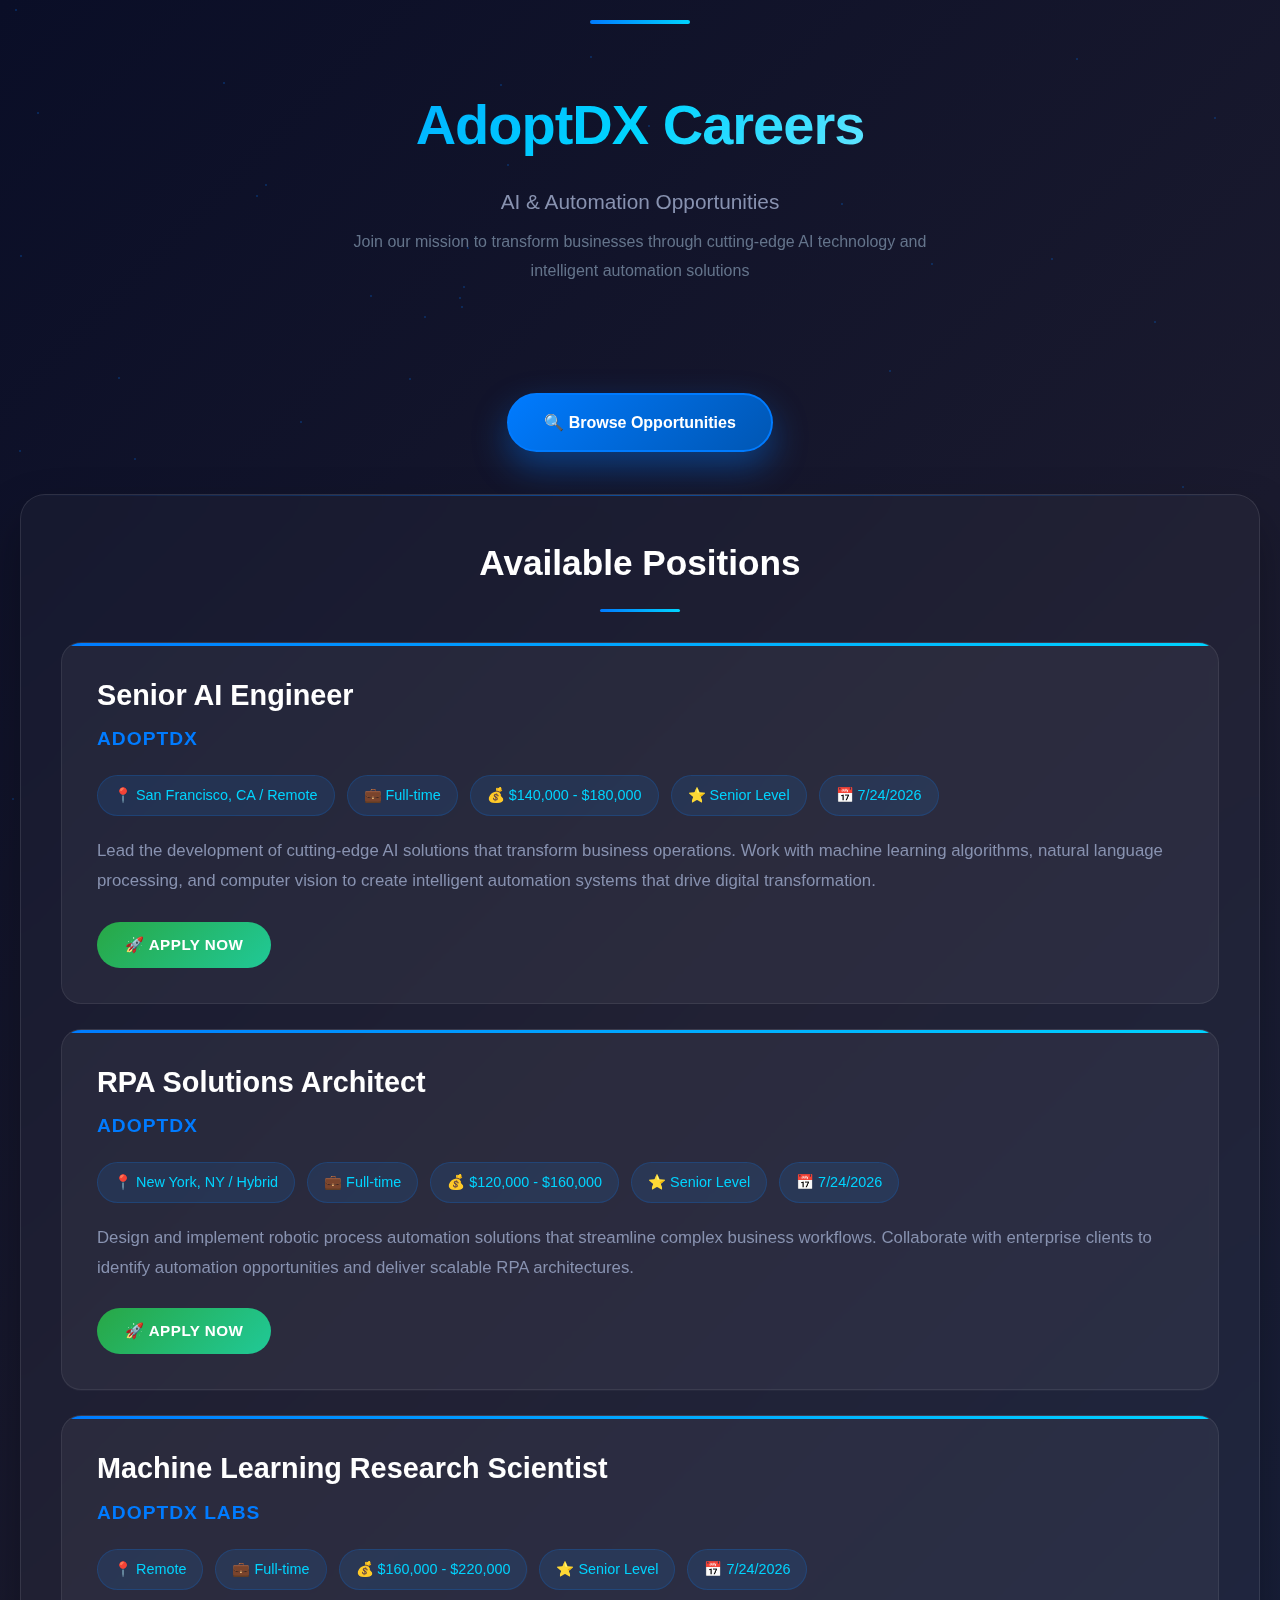
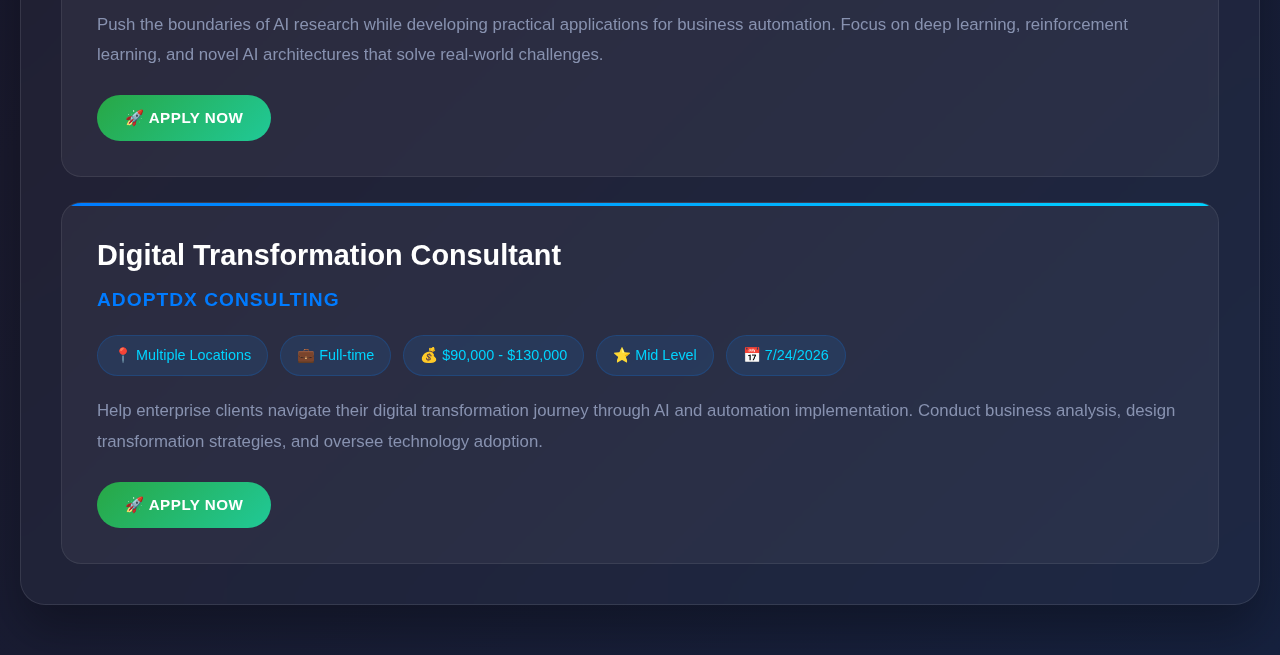
<file: Jobs/Careers.html>
<!DOCTYPE html>
<html lang="en">
<head>
    <meta charset="UTF-8">
    <meta name="viewport" content="width=device-width, initial-scale=1.0">
    <title>AdoptDX Careers - AI & Automation Opportunities</title>
    <style>
        * {
            margin: 0;
            padding: 0;
            box-sizing: border-box;
        }

        body {
            font-family: 'Inter', -apple-system, BlinkMacSystemFont, 'Segoe UI', Roboto, sans-serif;
            line-height: 1.6;
            background: linear-gradient(135deg, #0a0e27 0%, #1a1a2e 50%, #16213e 100%);
            min-height: 100vh;
            color: #ffffff;
            overflow-x: hidden;
        }

        .bg-particles {
            position: fixed;
            top: 0;
            left: 0;
            width: 100%;
            height: 100%;
            pointer-events: none;
            z-index: 0;
        }

        .particle {
            position: absolute;
            width: 2px;
            height: 2px;
            background: rgba(0, 123, 255, 0.3);
            border-radius: 50%;
            animation: float 6s ease-in-out infinite;
        }

        @keyframes float {
            0%, 100% { transform: translateY(0) rotate(0deg); opacity: 0.3; }
            50% { transform: translateY(-20px) rotate(180deg); opacity: 1; }
        }

        .container {
            max-width: 1400px;
            margin: 0 auto;
            padding: 20px;
            position: relative;
            z-index: 1;
        }

        .header {
            text-align: center;
            margin-bottom: 50px;
            position: relative;
            padding: 60px 0;
        }

        .header::before {
            content: '';
            position: absolute;
            top: 0;
            left: 50%;
            transform: translateX(-50%);
            width: 100px;
            height: 4px;
            background: linear-gradient(90deg, #007bff, #00d4ff);
            border-radius: 2px;
        }

        .header h1 {
            font-size: 3.5rem;
            margin-bottom: 15px;
            background: linear-gradient(135deg, #007bff 0%, #00d4ff 50%, #ffffff 100%);
            -webkit-background-clip: text;
            -webkit-text-fill-color: transparent;
            background-clip: text;
            font-weight: 800;
            letter-spacing: -1px;
        }

        .header .subtitle {
            font-size: 1.3rem;
            color: #8892b0;
            margin-bottom: 10px;
            font-weight: 500;
        }

        .header .tagline {
            font-size: 1rem;
            color: #64748b;
            max-width: 600px;
            margin: 0 auto;
            line-height: 1.8;
        }

        .tabs {
            display: flex;
            justify-content: center;
            margin-bottom: 40px;
            gap: 15px;
            flex-wrap: wrap;
        }

        .tab-btn {
            padding: 18px 35px;
            background: rgba(0, 123, 255, 0.1);
            color: #ffffff;
            border: 2px solid rgba(0, 123, 255, 0.3);
            border-radius: 50px;
            cursor: pointer;
            font-size: 1rem;
            font-weight: 600;
            transition: all 0.4s cubic-bezier(0.4, 0, 0.2, 1);
            backdrop-filter: blur(20px);
            position: relative;
            overflow: hidden;
        }

        .tab-btn::before {
            content: '';
            position: absolute;
            top: 0;
            left: -100%;
            width: 100%;
            height: 100%;
            background: linear-gradient(90deg, transparent, rgba(255,255,255,0.1), transparent);
            transition: left 0.5s;
        }

        .tab-btn:hover::before {
            left: 100%;
        }

        .tab-btn:hover {
            background: rgba(0, 123, 255, 0.2);
            border-color: rgba(0, 123, 255, 0.6);
            transform: translateY(-3px);
            box-shadow: 0 10px 30px rgba(0, 123, 255, 0.3);
        }

        .tab-btn.active {
            background: linear-gradient(135deg, #007bff 0%, #0056b3 100%);
            border-color: #007bff;
            color: #ffffff;
            box-shadow: 0 15px 35px rgba(0, 123, 255, 0.4);
            transform: translateY(-2px);
        }

        .tab-content {
            display: none;
            animation: slideInUp 0.6s cubic-bezier(0.4, 0, 0.2, 1);
        }

        .tab-content.active {
            display: block;
        }

        @keyframes slideInUp {
            from { 
                opacity: 0; 
                transform: translateY(40px); 
            }
            to { 
                opacity: 1; 
                transform: translateY(0); 
            }
        }

        .card {
            background: rgba(255, 255, 255, 0.03);
            border: 1px solid rgba(255, 255, 255, 0.1);
            border-radius: 25px;
            padding: 40px;
            margin-bottom: 30px;
            backdrop-filter: blur(20px);
            box-shadow: 0 25px 50px rgba(0, 0, 0, 0.3);
            position: relative;
            overflow: hidden;
        }

        .card::before {
            content: '';
            position: absolute;
            top: 0;
            left: 0;
            right: 0;
            height: 1px;
            background: linear-gradient(90deg, transparent, rgba(0, 123, 255, 0.5), transparent);
        }

        .btn {
            background: linear-gradient(135deg, #007bff 0%, #0056b3 100%);
            color: white;
            border: none;
            padding: 18px 40px;
            border-radius: 50px;
            font-size: 1.1rem;
            font-weight: 700;
            cursor: pointer;
            transition: all 0.4s cubic-bezier(0.4, 0, 0.2, 1);
            box-shadow: 0 8px 25px rgba(0, 123, 255, 0.3);
            position: relative;
            overflow: hidden;
            letter-spacing: 0.5px;
            text-transform: uppercase;
        }

        .btn::before {
            content: '';
            position: absolute;
            top: 0;
            left: -100%;
            width: 100%;
            height: 100%;
            background: linear-gradient(90deg, transparent, rgba(255,255,255,0.2), transparent);
            transition: left 0.5s;
        }

        .btn:hover::before {
            left: 100%;
        }

        .btn:hover {
            transform: translateY(-3px);
            box-shadow: 0 15px 40px rgba(0, 123, 255, 0.4);
        }

        .btn:active {
            transform: translateY(-1px);
        }

        .job-listings {
            display: grid;
            gap: 25px;
        }

        .job-card {
            background: rgba(255, 255, 255, 0.02);
            border: 1px solid rgba(255, 255, 255, 0.08);
            border-radius: 20px;
            padding: 35px;
            transition: all 0.4s cubic-bezier(0.4, 0, 0.2, 1);
            position: relative;
            overflow: hidden;
            backdrop-filter: blur(15px);
        }

        .job-card::before {
            content: '';
            position: absolute;
            top: 0;
            left: 0;
            width: 100%;
            height: 3px;
            background: linear-gradient(90deg, #007bff, #00d4ff);
        }

        .job-card:hover {
            transform: translateY(-8px);
            box-shadow: 0 30px 60px rgba(0, 123, 255, 0.15);
            border-color: rgba(0, 123, 255, 0.3);
            background: rgba(255, 255, 255, 0.05);
        }

        .job-title {
            font-size: 1.8rem;
            font-weight: 800;
            color: #ffffff;
            margin-bottom: 12px;
            line-height: 1.2;
        }

        .job-company {
            font-size: 1.2rem;
            color: #007bff;
            font-weight: 600;
            margin-bottom: 20px;
            text-transform: uppercase;
            letter-spacing: 1px;
        }

        .job-meta {
            display: flex;
            flex-wrap: wrap;
            gap: 12px;
            margin-bottom: 20px;
        }

        .job-meta span {
            background: rgba(0, 123, 255, 0.1);
            border: 1px solid rgba(0, 123, 255, 0.2);
            padding: 8px 16px;
            border-radius: 25px;
            font-size: 0.9rem;
            color: #00d4ff;
            font-weight: 500;
            backdrop-filter: blur(10px);
        }

        .job-description {
            color: #8892b0;
            margin-bottom: 25px;
            line-height: 1.8;
            font-size: 1.05rem;
        }

        .job-actions {
            display: flex;
            flex-wrap: wrap;
            gap: 15px;
            align-items: center;
        }

        .apply-btn {
            background: linear-gradient(135deg, #28a745 0%, #20c997 100%);
            color: white;
            border: none;
            padding: 14px 28px;
            border-radius: 30px;
            cursor: pointer;
            font-weight: 700;
            transition: all 0.3s cubic-bezier(0.4, 0, 0.2, 1);
            text-transform: uppercase;
            letter-spacing: 0.5px;
            font-size: 0.95rem;
        }

        .apply-btn:hover {
            transform: translateY(-2px);
            box-shadow: 0 12px 30px rgba(40, 167, 69, 0.4);
        }

        .modal {
            display: none;
            position: fixed;
            top: 0;
            left: 0;
            width: 100%;
            height: 100%;
            background: rgba(0, 0, 0, 0.8);
            z-index: 2000;
            backdrop-filter: blur(10px);
        }

        .modal-content {
            position: absolute;
            top: 50%;
            left: 50%;
            transform: translate(-50%, -50%);
            background: rgba(26, 26, 46, 0.95);
            border: 1px solid rgba(255, 255, 255, 0.1);
            border-radius: 25px;
            padding: 40px;
            max-width: 550px;
            width: 90%;
            max-height: 90vh;
            overflow-y: auto;
            backdrop-filter: blur(20px);
            box-shadow: 0 50px 100px rgba(0, 0, 0, 0.5);
        }

        .close-btn {
            position: absolute;
            top: 20px;
            right: 25px;
            background: none;
            border: none;
            font-size: 28px;
            cursor: pointer;
            color: #8892b0;
            transition: color 0.3s ease;
        }

        .close-btn:hover {
            color: #ffffff;
        }

        .file-upload {
            border: 2px dashed rgba(0, 123, 255, 0.3);
            border-radius: 15px;
            padding: 30px;
            text-align: center;
            cursor: pointer;
            transition: all 0.3s ease;
            background: rgba(0, 123, 255, 0.02);
        }

        .file-upload:hover {
            background: rgba(0, 123, 255, 0.05);
            border-color: rgba(0, 123, 255, 0.5);
        }

        .success-message {
            padding: 18px 25px;
            border-radius: 15px;
            margin-bottom: 25px;
            display: none;
            font-weight: 600;
            background: rgba(40, 167, 69, 0.1);
            border-left: 4px solid #28a745;
            color: #4ade80;
        }

        .section-title {
            font-size: 2.2rem;
            font-weight: 800;
            margin-bottom: 30px;
            color: #ffffff;
            text-align: center;
            position: relative;
            padding-bottom: 20px;
        }

        .section-title::after {
            content: '';
            position: absolute;
            bottom: 0;
            left: 50%;
            transform: translateX(-50%);
            width: 80px;
            height: 3px;
            background: linear-gradient(90deg, #007bff, #00d4ff);
            border-radius: 2px;
        }

        .form-group {
            margin-bottom: 25px;
        }

        .form-group label {
            display: block;
            margin-bottom: 12px;
            font-weight: 600;
            color: #e2e8f0;
            font-size: 0.95rem;
            letter-spacing: 0.5px;
        }

        .form-group input,
        .form-group textarea {
            width: 100%;
            padding: 16px 20px;
            border: 2px solid rgba(255, 255, 255, 0.1);
            border-radius: 15px;
            font-size: 1rem;
            transition: all 0.3s cubic-bezier(0.4, 0, 0.2, 1);
            background: rgba(255, 255, 255, 0.05);
            color: #ffffff;
            backdrop-filter: blur(10px);
        }

        .form-group input::placeholder,
        .form-group textarea::placeholder {
            color: #64748b;
        }

        .form-group input:focus,
        .form-group textarea:focus {
            outline: none;
            border-color: #007bff;
            background: rgba(0, 123, 255, 0.05);
            box-shadow: 0 0 0 4px rgba(0, 123, 255, 0.1);
            transform: translateY(-2px);
        }

        .form-group textarea {
            resize: vertical;
            min-height: 140px;
        }

        @media (max-width: 768px) {
            .header h1 {
                font-size: 2.5rem;
            }
            
            .tabs {
                flex-direction: column;
                align-items: center;
            }
            
            .job-meta {
                flex-direction: column;
            }
            
            .job-actions {
                justify-content: center;
            }

            .card {
                padding: 25px;
            }

            .job-card {
                padding: 25px;
            }
        }

        @media (max-width: 480px) {
            .container {
                padding: 15px;
            }

            .header h1 {
                font-size: 2rem;
            }

            .btn {
                padding: 14px 28px;
                font-size: 1rem;
            }
        }

        ::-webkit-scrollbar {
            width: 8px;
        }

        ::-webkit-scrollbar-track {
            background: rgba(255, 255, 255, 0.05);
        }

        ::-webkit-scrollbar-thumb {
            background: rgba(0, 123, 255, 0.3);
            border-radius: 4px;
        }

        ::-webkit-scrollbar-thumb:hover {
            background: rgba(0, 123, 255, 0.5);
        }
    </style>
</head>
<body>
    <div class="bg-particles" id="particles"></div>

    <div class="container">
        <div class="header">
            <h1>AdoptDX Careers</h1>
            <div class="subtitle">AI & Automation Opportunities</div>
            <div class="tagline">Join our mission to transform businesses through cutting-edge AI technology and intelligent automation solutions</div>
        </div>

        <div class="tabs">
            <button class="tab-btn active" onclick="showTab('jobs')">🔍 Browse Opportunities</button>
        </div>

        <div id="jobs" class="tab-content active">
            <div class="card">
                <h2 class="section-title">Available Positions</h2>
                <div id="jobListings" class="job-listings"></div>
            </div>
        </div>
    </div>

    <div id="applicationModal" class="modal">
        <div class="modal-content">
            <button class="close-btn" onclick="closeModal()">&times;</button>
            <h3 style="margin-bottom: 25px; color: #ffffff; font-size: 1.6rem;">🚀 Apply for Position</h3>
            <div class="success-message" id="applySuccess">
                🎉 Application submitted successfully! We'll review your profile and get back to you soon.
            </div>
            <form id="applicationForm">
                <input type="hidden" id="applyingJobId" name="jobId">
                <div class="form-group">
                    <label for="applicantName">Full Name *</label>
                    <input type="text" id="applicantName" name="applicantName" placeholder="Your full name" required>
                </div>
                <div class="form-group">
                    <label for="applicantEmail">Email Address *</label>
                    <input type="email" id="applicantEmail" name="applicantEmail" placeholder="your.email@example.com" required>
                </div>
                <div class="form-group">
                    <label for="applicantPhone">Phone Number</label>
                    <input type="tel" id="applicantPhone" name="applicantPhone" placeholder="+1 (555) 123-4567">
                </div>
                <div class="form-group">
                    <label for="coverLetter">Why are you interested in this role?</label>
                    <textarea id="coverLetter" name="coverLetter" placeholder="Tell us about your passion for AI/automation and why you'd be a great fit..."></textarea>
                </div>
                <div class="form-group">
                    <label for="resume">Resume/CV *</label>
                    <div class="file-upload" onclick="document.getElementById('resume').click()">
                        <input type="file" id="resume" name="resume" accept=".pdf,.doc,.docx" style="display: none;" required>
                        <p style="color: #00d4ff; font-weight: 600;">📄 Click to upload your resume</p>
                        <p style="color: #8892b0; font-size: 0.9rem;">Supported formats: PDF, DOC, DOCX</p>
                        <p id="fileName" style="color: #007bff; margin-top: 15px; font-weight: 600;"></p>
                    </div>
                </div>
                <button type="submit" class="btn">📨 Submit Application</button>
            </form>
        </div>
    </div>

    <script>
        // Job storage management
        const STORAGE_KEY = 'adoptdx_careers_data';
        let jobs = [];

        function createParticles() {
            const particlesContainer = document.getElementById('particles');
            const numberOfParticles = 50;
            for (let i = 0; i < numberOfParticles; i++) {
                const particle = document.createElement('div');
                particle.className = 'particle';
                particle.style.left = Math.random() * 100 + '%';
                particle.style.top = Math.random() * 100 + '%';
                particle.style.animationDelay = Math.random() * 6 + 's';
                particle.style.animationDuration = (Math.random() * 4 + 4) + 's';
                particlesContainer.appendChild(particle);
            }
        }

        function initializeJobs() {
            const storedJobs = getJobsFromStorage();
            if (storedJobs && storedJobs.length > 0) {
                jobs = storedJobs;
            } else {
                jobs = [
                    {
                        id: generateId(),
                        title: "Senior AI Engineer",
                        company: "AdoptDX",
                        location: "San Francisco, CA / Remote",
                        type: "Full-time",
                        salary: "$140,000 - $180,000",
                        experience: "Senior Level",
                        description: "Lead the development of cutting-edge AI solutions that transform business operations. Work with machine learning algorithms, natural language processing, and computer vision to create intelligent automation systems that drive digital transformation.",
                        requirements: "5+ years experience in AI/ML development, proficiency in Python, TensorFlow/PyTorch, experience with cloud platforms (AWS/Azure), strong background in computer science or related field.",
                        contactEmail: "careers@adoptdx.com",
                        posted: new Date().toLocaleDateString(),
                        lastModified: new Date().toISOString()
                    },
                    {
                        id: generateId(),
                        title: "RPA Solutions Architect",
                        company: "AdoptDX",
                        location: "New York, NY / Hybrid",
                        type: "Full-time",
                        salary: "$120,000 - $160,000",
                        experience: "Senior Level",
                        description: "Design and implement robotic process automation solutions that streamline complex business workflows. Collaborate with enterprise clients to identify automation opportunities and deliver scalable RPA architectures.",
                        requirements: "4+ years RPA experience with UiPath/Blue Prism/Automation Anywhere, business process analysis, .NET/C# programming, project management skills, client-facing experience.",
                        contactEmail: "rpa-jobs@adoptdx.com",
                        posted: new Date().toLocaleDateString(),
                        lastModified: new Date().toISOString()
                    },
                    {
                        id: generateId(),
                        title: "Machine Learning Research Scientist",
                        company: "AdoptDX Labs",
                        location: "Remote",
                        type: "Full-time",
                        salary: "$160,000 - $220,000",
                        experience: "Senior Level",
                        description: "Push the boundaries of AI research while developing practical applications for business automation. Focus on deep learning, reinforcement learning, and novel AI architectures that solve real-world challenges.",
                        requirements: "PhD in Computer Science/AI/ML, 3+ years research experience, publications in top-tier conferences, expertise in deep learning frameworks, strong mathematical background.",
                        contactEmail: "research@adoptdx.com",
                        posted: new Date().toLocaleDateString(),
                        lastModified: new Date().toISOString()
                    },
                    {
                        id: generateId(),
                        title: "Digital Transformation Consultant",
                        company: "AdoptDX Consulting",
                        location: "Multiple Locations",
                        type: "Full-time",
                        salary: "$90,000 - $130,000",
                        experience: "Mid Level",
                        description: "Help enterprise clients navigate their digital transformation journey through AI and automation implementation. Conduct business analysis, design transformation strategies, and oversee technology adoption.",
                        requirements: "3+ years consulting experience, business analysis skills, knowledge of AI/RPA technologies, excellent communication skills, willingness to travel, MBA preferred.",
                        contactEmail: "consulting@adoptdx.com",
                        posted: new Date().toLocaleDateString(),
                        lastModified: new Date().toISOString()
                    }
                ];
                saveJobsToStorage();
            }
            renderJobs();
        }

        function generateId() {
            return 'job_' + Date.now() + '_' + Math.random().toString(36).substr(2, 9);
        }

        function saveJobsToStorage() {
            try {
                const jobsData = {
                    jobs: jobs,
                    lastUpdated: new Date().toISOString(),
                    version: "2.0",
                    company: "AdoptDX",
                    totalJobs: jobs.length
                };
                localStorage.setItem(STORAGE_KEY, JSON.stringify(jobsData));
                return true;
            } catch (error) {
                console.error('Error saving jobs:', error);
                return false;
            }
        }

        function getJobsFromStorage() {
            try {
                const data = localStorage.getItem(STORAGE_KEY);
                if (data) {
                    const parsedData = JSON.parse(data);
                    return parsedData.jobs || parsedData;
                }
                return null;
            } catch (error) {
                console.error('Error loading jobs:', error);
                return null;
            }
        }

        function showTab(tabName) {
            const tabContents = document.querySelectorAll('.tab-content');
            tabContents.forEach(tab => tab.classList.remove('active'));
            const tabBtns = document.querySelectorAll('.tab-btn');
            tabBtns.forEach(btn => btn.classList.remove('active'));
            document.getElementById(tabName).classList.add('active');
            event.target.classList.add('active');
        }

        function renderJobs() {
            const jobListings = document.getElementById('jobListings');
            jobListings.innerHTML = '';
            if (jobs.length === 0) {
                jobListings.innerHTML = `
                    <div style="text-align: center; padding: 60px 20px; color: #8892b0;">
                        <div style="font-size: 3rem; margin-bottom: 20px;">🤖</div>
                        <h3 style="color: #ffffff; margin-bottom: 15px;">No Opportunities Available</h3>
                        <p style="font-size: 1.1rem;">Check back soon for exciting AI and automation positions!</p>
                    </div>
                `;
                return;
            }
            jobs.forEach(job => {
                const jobCard = document.createElement('div');
                jobCard.className = 'job-card';
                jobCard.innerHTML = `
                    <div class="job-title">${job.title}</div>
                    <div class="job-company">${job.company}</div>
                    <div class="job-meta">
                        <span>📍 ${job.location}</span>
                        <span>💼 ${job.type}</span>
                        ${job.salary ? `<span>💰 ${job.salary}</span>` : ''}
                        ${job.experience ? `<span>⭐ ${job.experience}</span>` : ''}
                        <span>📅 ${job.posted}</span>
                    </div>
                    <div class="job-description">${job.description}</div>
                    <div class="job-actions">
                        <button class="apply-btn" onclick="openApplicationModal('${job.id}')">🚀 Apply Now</button>
                    </div>
                `;
                jobListings.appendChild(jobCard);
            });
        }

        function openApplicationModal(jobId) {
            document.getElementById('applyingJobId').value = jobId;
            document.getElementById('applicationModal').style.display = 'block';
        }

        function closeModal() {
            document.getElementById('applicationModal').style.display = 'none';
            document.getElementById('applicationForm').reset();
            document.getElementById('fileName').textContent = '';
            document.getElementById('applySuccess').style.display = 'none';
        }

        document.getElementById('resume').addEventListener('change', function(e) {
            const fileName = e.target.files[0]?.name;
            if (fileName) {
                document.getElementById('fileName').textContent = `✅ Selected: ${fileName}`;
            }
        });

        document.getElementById('applicationForm').addEventListener('submit', function(e) {
            e.preventDefault();
            document.getElementById('applySuccess').style.display = 'block';
            this.reset();
            document.getElementById('fileName').textContent = '';
            setTimeout(() => {
                closeModal();
            }, 3000);
        });

        document.getElementById('applicationModal').addEventListener('click', function(e) {
            if (e.target === this) {
                closeModal();
            }
        });

        document.addEventListener('keydown', function(e) {
            if (e.key === 'Escape') {
                closeModal();
            }
        });

        document.addEventListener('DOMContentLoaded', function() {
            createParticles();
            initializeJobs();
        });
    </script>
</body>
</html>
</file>
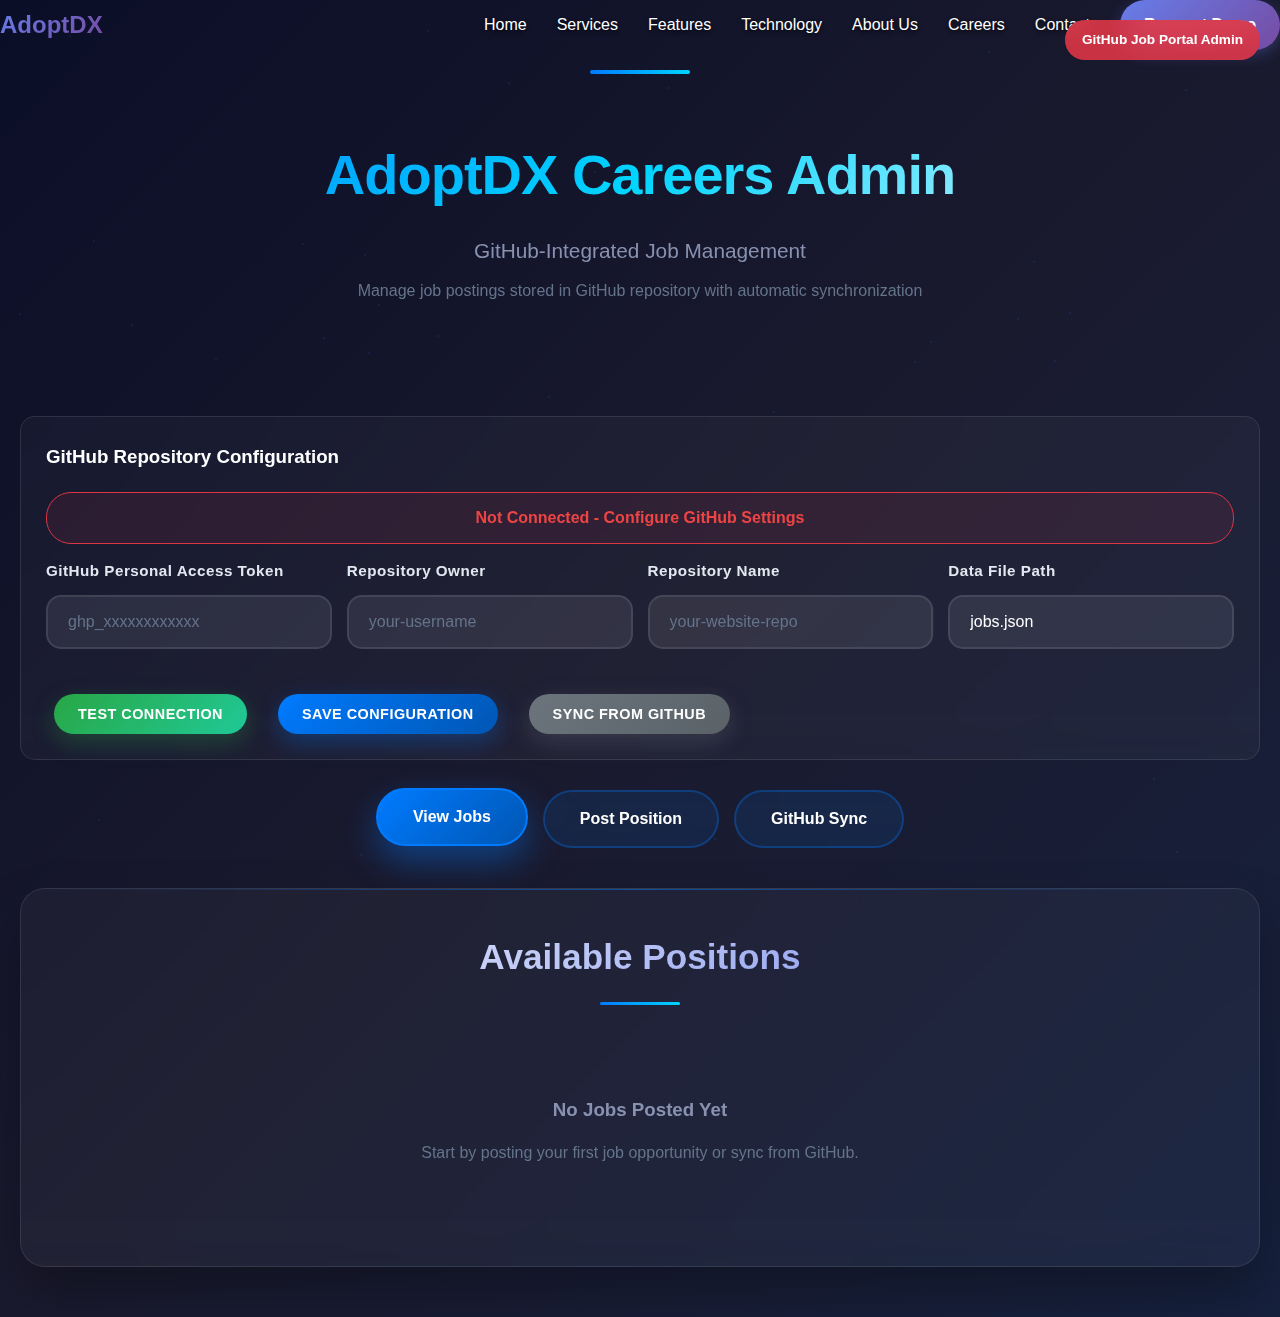
<file: Jobs/JobPost.html>
<!DOCTYPE html>
<html lang="en">
<head>
    <meta charset="UTF-8">
    <meta name="viewport" content="width=device-width, initial-scale=1.0">
    <link rel="stylesheet" href="../styles.css">
    <link rel="stylesheet" href="../Pages/services.css">
    <link rel="apple-touch-icon" sizes="180x180" href="../Video&Images/favicon_io/apple-touch-icon.png">
    <link rel="icon" type="image/png" sizes="32x32" href="../Video&Images/favicon_io/favicon-32x32.png">
    <link rel="icon" type="image/png" sizes="16x16" href="../Video&Images/favicon_io/favicon-16x16.png">
    <link rel="manifest" href="../Video&Images/favicon_io/site.webmanifest">
    <title>AdoptDX Careers - Admin Dashboard</title>
    <style>
        * {
            margin: 0;
            padding: 0;
            box-sizing: border-box;
        }

        body {
            font-family: 'Inter', -apple-system, BlinkMacSystemFont, 'Segoe UI', Roboto, sans-serif;
            line-height: 1.6;
            background: linear-gradient(135deg, #0a0e27 0%, #1a1a2e 50%, #16213e 100%);
            min-height: 100vh;
            color: #ffffff;
            overflow-x: hidden;
        }

        .bg-particles {
            position: fixed;
            top: 0;
            left: 0;
            width: 100%;
            height: 100%;
            pointer-events: none;
            z-index: 0;
        }

        .particle {
            position: absolute;
            width: 2px;
            height: 2px;
            background: rgba(0, 123, 255, 0.3);
            border-radius: 50%;
            animation: float 6s ease-in-out infinite;
        }

        @keyframes float {
            0%, 100% { transform: translateY(0) rotate(0deg); opacity: 0.3; }
            50% { transform: translateY(-20px) rotate(180deg); opacity: 1; }
        }

        .container {
            max-width: 1400px;
            margin: 0 auto;
            padding: 20px;
            position: relative;
            z-index: 1;
        }

        .header {
            text-align: center;
            margin-bottom: 50px;
            position: relative;
            padding: 60px 0;
        }

        .header::before {
            content: '';
            position: absolute;
            top: 0;
            left: 50%;
            transform: translateX(-50%);
            width: 100px;
            height: 4px;
            background: linear-gradient(90deg, #007bff, #00d4ff);
            border-radius: 2px;
        }

        .header h1 {
            font-size: 3.5rem;
            margin-bottom: 15px;
            background: linear-gradient(135deg, #007bff 0%, #00d4ff 50%, #ffffff 100%);
            -webkit-background-clip: text;
            -webkit-text-fill-color: transparent;
            background-clip: text;
            font-weight: 800;
            letter-spacing: -1px;
        }

        .header .subtitle {
            font-size: 1.3rem;
            color: #8892b0;
            margin-bottom: 10px;
            font-weight: 500;
        }

        .header .tagline {
            font-size: 1rem;
            color: #64748b;
            max-width: 600px;
            margin: 0 auto;
            line-height: 1.8;
        }

        .github-config {
            background: rgba(255, 255, 255, 0.03);
            border: 1px solid rgba(255, 255, 255, 0.1);
            border-radius: 15px;
            padding: 25px;
            margin-bottom: 30px;
            backdrop-filter: blur(20px);
        }

        .config-grid {
            display: grid;
            grid-template-columns: repeat(auto-fit, minmax(250px, 1fr));
            gap: 15px;
            margin-bottom: 20px;
        }

        .config-status {
            padding: 12px 20px;
            border-radius: 25px;
            font-weight: 600;
            text-align: center;
            margin-bottom: 15px;
        }

        .status-connected {
            background: rgba(40, 167, 69, 0.1);
            border: 1px solid #28a745;
            color: #4ade80;
        }

        .status-disconnected {
            background: rgba(220, 53, 69, 0.1);
            border: 1px solid #dc3545;
            color: #ef4444;
        }

        .tabs {
            display: flex;
            justify-content: center;
            margin-bottom: 40px;
            gap: 15px;
            flex-wrap: wrap;
        }

        .tab-btn {
            padding: 18px 35px;
            background: rgba(0, 123, 255, 0.1);
            color: #ffffff;
            border: 2px solid rgba(0, 123, 255, 0.3);
            border-radius: 50px;
            cursor: pointer;
            font-size: 1rem;
            font-weight: 600;
            transition: all 0.4s cubic-bezier(0.4, 0, 0.2, 1);
            backdrop-filter: blur(20px);
            position: relative;
            overflow: hidden;
        }

        .tab-btn::before {
            content: '';
            position: absolute;
            top: 0;
            left: -100%;
            width: 100%;
            height: 100%;
            background: linear-gradient(90deg, transparent, rgba(255,255,255,0.1), transparent);
            transition: left 0.5s;
        }

        .tab-btn:hover::before {
            left: 100%;
        }

        .tab-btn:hover {
            background: rgba(0, 123, 255, 0.2);
            border-color: rgba(0, 123, 255, 0.6);
            transform: translateY(-3px);
            box-shadow: 0 10px 30px rgba(0, 123, 255, 0.3);
        }

        .tab-btn.active {
            background: linear-gradient(135deg, #007bff 0%, #0056b3 100%);
            border-color: #007bff;
            color: #ffffff;
            box-shadow: 0 15px 35px rgba(0, 123, 255, 0.4);
            transform: translateY(-2px);
        }

        .tab-content {
            display: none;
            animation: slideInUp 0.6s cubic-bezier(0.4, 0, 0.2, 1);
        }

        .tab-content.active {
            display: block;
        }

        @keyframes slideInUp {
            from { 
                opacity: 0; 
                transform: translateY(40px); 
            }
            to { 
                opacity: 1; 
                transform: translateY(0); 
            }
        }

        .card {
            background: rgba(255, 255, 255, 0.03);
            border: 1px solid rgba(255, 255, 255, 0.1);
            border-radius: 25px;
            padding: 40px;
            margin-bottom: 30px;
            backdrop-filter: blur(20px);
            box-shadow: 0 25px 50px rgba(0, 0, 0, 0.3);
            position: relative;
            overflow: hidden;
        }

        .card::before {
            content: '';
            position: absolute;
            top: 0;
            left: 0;
            right: 0;
            height: 1px;
            background: linear-gradient(90deg, transparent, rgba(0, 123, 255, 0.5), transparent);
        }

        .form-grid {
            display: grid;
            grid-template-columns: repeat(auto-fit, minmax(320px, 1fr));
            gap: 25px;
            margin-bottom: 25px;
        }

        .form-group {
            margin-bottom: 25px;
        }

        .form-group label {
            display: block;
            margin-bottom: 12px;
            font-weight: 600;
            color: #e2e8f0;
            font-size: 0.95rem;
            letter-spacing: 0.5px;
        }

        .form-group input,
        .form-group select,
        .form-group textarea {
            width: 100%;
            padding: 16px 20px;
            border: 2px solid rgba(255, 255, 255, 0.1);
            border-radius: 15px;
            font-size: 1rem;
            transition: all 0.3s cubic-bezier(0.4, 0, 0.2, 1);
            background: rgba(255, 255, 255, 0.05);
            color: #ffffff;
            backdrop-filter: blur(10px);
        }

        .form-group input::placeholder,
        .form-group textarea::placeholder {
            color: #64748b;
        }

        .form-group input:focus,
        .form-group select:focus,
        .form-group textarea:focus {
            outline: none;
            border-color: #007bff;
            background: rgba(0, 123, 255, 0.05);
            box-shadow: 0 0 0 4px rgba(0, 123, 255, 0.1);
            transform: translateY(-2px);
        }

        .form-group textarea {
            resize: vertical;
            min-height: 140px;
        }

        .btn {
            background: linear-gradient(135deg, #007bff 0%, #0056b3 100%);
            color: white;
            border: none;
            padding: 18px 40px;
            border-radius: 50px;
            font-size: 1.1rem;
            font-weight: 700;
            cursor: pointer;
            transition: all 0.4s cubic-bezier(0.4, 0, 0.2, 1);
            box-shadow: 0 8px 25px rgba(0, 123, 255, 0.3);
            position: relative;
            overflow: hidden;
            letter-spacing: 0.5px;
            text-transform: uppercase;
        }

        .btn::before {
            content: '';
            position: absolute;
            top: 0;
            left: -100%;
            width: 100%;
            height: 100%;
            background: linear-gradient(90deg, transparent, rgba(255,255,255,0.2), transparent);
            transition: left 0.5s;
        }

        .btn:hover::before {
            left: 100%;
        }

        .btn:hover {
            transform: translateY(-3px);
            box-shadow: 0 15px 40px rgba(0, 123, 255, 0.4);
        }

        .btn:active {
            transform: translateY(-1px);
        }

        .btn:disabled {
            opacity: 0.6;
            cursor: not-allowed;
            transform: none;
        }

        .btn-danger {
            background: linear-gradient(135deg, #dc3545 0%, #c82333 100%);
            box-shadow: 0 8px 25px rgba(220, 53, 69, 0.3);
        }

        .btn-danger:hover {
            box-shadow: 0 15px 40px rgba(220, 53, 69, 0.4);
        }

        .btn-secondary {
            background: linear-gradient(135deg, #6c757d 0%, #5a6268 100%);
            box-shadow: 0 8px 25px rgba(108, 117, 125, 0.3);
        }

        .btn-secondary:hover {
            box-shadow: 0 15px 40px rgba(108, 117, 125, 0.4);
        }

        .btn-success {
            background: linear-gradient(135deg, #28a745 0%, #20c997 100%);
            box-shadow: 0 8px 25px rgba(40, 167, 69, 0.3);
        }

        .btn-success:hover {
            box-shadow: 0 15px 40px rgba(40, 167, 69, 0.4);
        }

        .btn-small {
            padding: 12px 24px;
            font-size: 0.9rem;
            margin: 0 8px;
        }

        .job-listings {
            display: grid;
            gap: 25px;
        }

        .job-card {
            background: rgba(255, 255, 255, 0.02);
            border: 1px solid rgba(255, 255, 255, 0.08);
            border-radius: 20px;
            padding: 35px;
            transition: all 0.4s cubic-bezier(0.4, 0, 0.2, 1);
            position: relative;
            overflow: hidden;
            backdrop-filter: blur(15px);
        }

        .job-card::before {
            content: '';
            position: absolute;
            top: 0;
            left: 0;
            width: 100%;
            height: 3px;
            background: linear-gradient(90deg, #007bff, #00d4ff);
        }

        .job-card:hover {
            transform: translateY(-8px);
            box-shadow: 0 30px 60px rgba(0, 123, 255, 0.15);
            border-color: rgba(0, 123, 255, 0.3);
            background: rgba(255, 255, 255, 0.05);
        }

        .job-title {
            font-size: 1.8rem;
            font-weight: 800;
            color: #ffffff;
            margin-bottom: 12px;
            line-height: 1.2;
        }

        .job-company {
            font-size: 1.2rem;
            color: #007bff;
            font-weight: 600;
            margin-bottom: 20px;
            text-transform: uppercase;
            letter-spacing: 1px;
        }

        .job-meta {
            display: flex;
            flex-wrap: wrap;
            gap: 12px;
            margin-bottom: 20px;
        }

        .job-meta span {
            background: rgba(0, 123, 255, 0.1);
            border: 1px solid rgba(0, 123, 255, 0.2);
            padding: 8px 16px;
            border-radius: 25px;
            font-size: 0.9rem;
            color: #00d4ff;
            font-weight: 500;
            backdrop-filter: blur(10px);
        }

        .job-description {
            color: #8892b0;
            margin-bottom: 25px;
            line-height: 1.8;
            font-size: 1.05rem;
        }

        .job-actions {
            display: flex;
            flex-wrap: wrap;
            gap: 15px;
            align-items: center;
        }

        .success-message, .error-message, .info-message {
            padding: 18px 25px;
            border-radius: 15px;
            margin-bottom: 25px;
            display: none;
            font-weight: 600;
            border-left: 4px solid;
        }

        .success-message {
            background: rgba(40, 167, 69, 0.1);
            border-color: #28a745;
            color: #4ade80;
        }

        .error-message {
            background: rgba(220, 53, 69, 0.1);
            border-color: #dc3545;
            color: #ef4444;
        }

        .info-message {
            background: rgba(0, 123, 255, 0.1);
            border-color: #007bff;
            color: #00d4ff;
        }

        .loading-spinner {
            display: none;
            width: 40px;
            height: 40px;
            border: 4px solid rgba(0, 123, 255, 0.1);
            border-top: 4px solid #007bff;
            border-radius: 50%;
            animation: spin 1s linear infinite;
            margin: 20px auto;
        }

        @keyframes spin {
            0% { transform: rotate(0deg); }
            100% { transform: rotate(360deg); }
        }

        .section-title {
            font-size: 2.2rem;
            font-weight: 800;
            margin-bottom: 30px;
            color: #ffffff;
            text-align: center;
            position: relative;
            padding-bottom: 20px;
        }

        .section-title::after {
            content: '';
            position: absolute;
            bottom: 0;
            left: 50%;
            transform: translateX(-50%);
            width: 80px;
            height: 3px;
            background: linear-gradient(90deg, #007bff, #00d4ff);
            border-radius: 2px;
        }

        .admin-indicator {
            position: fixed;
            top: 20px;
            right: 20px;
            background: rgba(220, 53, 69, 0.9);
            color: white;
            padding: 8px 16px;
            border-radius: 20px;
            font-size: 0.85rem;
            font-weight: 600;
            z-index: 1000;
            display: block;
            backdrop-filter: blur(10px);
            border: 1px solid rgba(220, 53, 69, 0.3);
        }

        .delete-confirmation {
            position: fixed;
            top: 0;
            left: 0;
            width: 100%;
            height: 100%;
            background: rgba(0, 0, 0, 0.8);
            display: none;
            justify-content: center;
            align-items: center;
            z-index: 10000;
            backdrop-filter: blur(10px);
        }

        .delete-modal {
            background: rgba(26, 26, 46, 0.95);
            border: 1px solid rgba(255, 255, 255, 0.1);
            border-radius: 20px;
            padding: 40px;
            text-align: center;
            max-width: 500px;
            width: 90%;
            backdrop-filter: blur(20px);
            box-shadow: 0 25px 50px rgba(0, 0, 0, 0.5);
        }

        .delete-modal h3 {
            color: #ef4444;
            margin-bottom: 20px;
            font-size: 1.5rem;
        }

        .delete-modal p {
            color: #8892b0;
            margin-bottom: 30px;
            line-height: 1.6;
        }

        @media (max-width: 768px) {
            .header h1 {
                font-size: 2.5rem;
            }
            
            .tabs {
                flex-direction: column;
                align-items: center;
            }
            
            .job-meta {
                flex-direction: column;
            }
            
            .form-grid, .config-grid {
                grid-template-columns: 1fr;
            }

            .job-actions {
                justify-content: center;
            }

            .card {
                padding: 25px;
            }

            .job-card {
                padding: 25px;
            }
        }

        @media (max-width: 480px) {
            .container {
                padding: 15px;
            }

            .header h1 {
                font-size: 2rem;
            }

            .btn {
                padding: 14px 28px;
                font-size: 1rem;
            }
        }

        ::-webkit-scrollbar {
            width: 8px;
        }

        ::-webkit-scrollbar-track {
            background: rgba(255, 255, 255, 0.05);
        }

        ::-webkit-scrollbar-thumb {
            background: rgba(0, 123, 255, 0.3);
            border-radius: 4px;
        }

        ::-webkit-scrollbar-thumb:hover {
            background: rgba(0, 123, 255, 0.5);
        }
    </style>
</head>
<body>
    <header class="nav-header">
        <nav class="nav">
            <a href="../index.html#home" style="text-decoration: none;">
                <div class="logo">AdoptDX</div>
            </a>
            <div class="nav-right">
                <ul class="nav-links">
                    <li><a href="../index.html#home">Home</a></li>
                    <li><a href="../Pages/Services.html">Services</a></li>
                    <li><a href="../index.html#features">Features</a></li>
                    <li><a href="../index.html#technology">Technology</a></li>
                    <li><a href="../index.html#about">About Us</a></li>
                    <li><a href="../Jobs/Careers.html">Careers</a></li>
                    <li><a href="../index.html#contact">Contact</a></li>
                </ul>
                <a href="../index.html#contact" class="cta-button">Request Demo</a>
                <div class="hamburger" id="hamburger">
                    <span></span>
                    <span></span>
                    <span></span>
                </div>
            </div>
        </nav>
        <div class="mobile-menu" id="mobileMenu">
            <a href="../index.html#home">Home</a>
            <a href="../Pages/Services.html">Services</a>
            <a href="../index.html#features">Features</a>
            <a href="../index.html#technology">Technology</a>
            <a href="../index.html#about">About Us</a>
            <a href="../Jobs/Careers.html">Careers</a>
            <a href="../index.html#contact">Contact</a>
            <a href="../index.html#contact" class="cta-button" style="margin-top: 20px;">Request Demo</a>
        </div>
    </header>
    <div id="adminIndicator" class="admin-indicator">
        GitHub Job Portal Admin
    </div>

    <div class="bg-particles" id="particles"></div>

    <!-- Delete Confirmation Modal -->
    <div id="deleteConfirmation" class="delete-confirmation">
        <div class="delete-modal">
            <h3>Confirm Deletion</h3>
            <p>Are you sure you want to delete this job posting? This action cannot be undone and will remove the position from both the local interface and your GitHub repository.</p>
            <div style="display: flex; gap: 15px; justify-content: center; flex-wrap: wrap;">
                <button class="btn btn-danger" onclick="confirmDeleteJob()">Yes, Delete</button>
                <button class="btn btn-secondary" onclick="cancelDeleteJob()">Cancel</button>
            </div>
        </div>
    </div>

    <div class="container">
        <div class="header">
            <h1>AdoptDX Careers Admin</h1>
            <div class="subtitle">GitHub-Integrated Job Management</div>
            <div class="tagline">Manage job postings stored in GitHub repository with automatic synchronization</div>
        </div>

        <!-- GitHub Configuration -->
        <div class="github-config">
            <h3 style="margin-bottom: 20px; color: #ffffff;">GitHub Repository Configuration</h3>
            <div id="githubStatus" class="config-status status-disconnected">
                Not Connected - Configure GitHub Settings
            </div>
            <div class="config-grid">
                <div class="form-group">
                    <label for="githubToken">GitHub Personal Access Token</label>
                    <input type="password" id="githubToken" placeholder="ghp_xxxxxxxxxxxx">
                </div>
                <div class="form-group">
                    <label for="repoOwner">Repository Owner</label>
                    <input type="text" id="repoOwner" placeholder="your-username">
                </div>
                <div class="form-group">
                    <label for="repoName">Repository Name</label>
                    <input type="text" id="repoName" placeholder="your-website-repo">
                </div>
                <div class="form-group">
                    <label for="dataFile">Data File Path</label>
                    <input type="text" id="dataFile" placeholder="jobs.json" value="jobs.json">
                </div>
            </div>
            <div style="display: flex; gap: 15px; flex-wrap: wrap;">
                <button class="btn btn-success btn-small" onclick="testGitHubConnection()">Test Connection</button>
                <button class="btn btn-small" onclick="saveGitHubConfig()">Save Configuration</button>
                <button class="btn btn-secondary btn-small" onclick="loadJobsFromGitHub()">Sync from GitHub</button>
            </div>
            <div class="info-message" id="configInfo"></div>
            <div class="success-message" id="configSuccess"></div>
            <div class="error-message" id="configError"></div>
        </div>

        <div class="tabs">
            <button class="tab-btn active" onclick="showTab('jobs')">View Jobs</button>
            <button class="tab-btn" onclick="showTab('post')">Post Position</button>
            <button class="tab-btn" onclick="showTab('sync')">GitHub Sync</button>
        </div>

        <div id="jobs" class="tab-content active">
            <div class="card">
                <h2 class="section-title">Available Positions</h2>
                <div class="loading-spinner" id="jobsLoading"></div>
                <div id="jobListings" class="job-listings"></div>
            </div>
        </div>

        <div id="post" class="tab-content">
            <div class="card">
                <h2 class="section-title" id="formTitle">Post New Opportunity</h2>
                <div class="success-message" id="postSuccess"></div>
                <div class="error-message" id="postError"></div>
                <div class="loading-spinner" id="postLoading"></div>
                
                <form id="jobPostForm">
                    <input type="hidden" id="editingJobId" name="editingJobId">
                    <div class="form-grid">
                        <div class="form-group">
                            <label for="jobTitle">Position Title *</label>
                            <input type="text" id="jobTitle" name="jobTitle" placeholder="e.g., Senior AI Engineer" required>
                        </div>
                        <div class="form-group">
                            <label for="company">Company Name *</label>
                            <input type="text" id="company" name="company" placeholder="e.g., AdoptDX" required>
                        </div>
                        <div class="form-group">
                            <label for="location">Location *</label>
                            <input type="text" id="location" name="location" placeholder="e.g., San Francisco, CA or Remote" required>
                        </div>
                        <div class="form-group">
                            <label for="jobType">Employment Type *</label>
                            <select id="jobType" name="jobType" required>
                                <option value="">Select employment type</option>
                                <option value="Full-time">Full-time</option>
                                <option value="Part-time">Part-time</option>
                                <option value="Contract">Contract</option>
                                <option value="Freelance">Freelance</option>
                                <option value="Internship">Internship</option>
                            </select>
                        </div>
                        <div class="form-group">
                            <label for="salary">Compensation Range</label>
                            <input type="text" id="salary" name="salary" placeholder="e.g., $80,000 - $120,000">
                        </div>
                        <div class="form-group">
                            <label for="experience">Experience Level</label>
                            <select id="experience" name="experience">
                                <option value="">Select experience level</option>
                                <option value="Entry Level">Entry Level (0-2 years)</option>
                                <option value="Mid Level">Mid Level (3-5 years)</option>
                                <option value="Senior Level">Senior Level (5+ years)</option>
                                <option value="Executive">Executive Level</option>
                            </select>
                        </div>
                    </div>
                    <div class="form-group">
                        <label for="description">Role Description *</label>
                        <textarea id="description" name="description" placeholder="Describe the role, key responsibilities, and what makes this opportunity exciting..." required></textarea>
                    </div>
                    <div class="form-group">
                        <label for="requirements">Requirements & Qualifications</label>
                        <textarea id="requirements" name="requirements" placeholder="List required skills, experience, education, and any preferred qualifications..."></textarea>
                    </div>
                    <div class="form-grid">
                        <div class="form-group">
                            <label for="contactEmail">Contact Email *</label>
                            <input type="email" id="contactEmail" name="contactEmail" placeholder="hr@adoptdx.com" required>
                        </div>
                        <div class="form-group">
                            <label for="deadline">Application Deadline</label>
                            <input type="date" id="deadline" name="deadline">
                        </div>
                    </div>
                    <div style="display: flex; gap: 15px; justify-content: center; flex-wrap: wrap;">
                        <button type="submit" class="btn" id="submitBtn">Post to GitHub</button>
                        <button type="button" class="btn btn-secondary" id="cancelEditBtn" onclick="cancelEdit()" style="display: none;">Cancel Edit</button>
                    </div>
                </form>
            </div>
        </div>

        <div id="sync" class="tab-content">
            <div class="card">
                <h2 class="section-title">GitHub Synchronization</h2>
                <div class="success-message" id="syncSuccess"></div>
                <div class="error-message" id="syncError"></div>
                <div class="loading-spinner" id="syncLoading"></div>
                
                <div style="display: flex; gap: 15px; margin-bottom: 30px; flex-wrap: wrap; justify-content: center;">
                    <button class="btn btn-success" onclick="loadJobsFromGitHub()">Pull from GitHub</button>
                    <button class="btn" onclick="pushJobsToGitHub()">Push to GitHub</button>
                    <button class="btn btn-secondary" onclick="viewGitHubFile()">View GitHub File</button>
                </div>
                
                <div style="background: rgba(0, 0, 0, 0.3); border: 1px solid rgba(255, 255, 255, 0.1); border-radius: 15px; padding: 25px;">
                    <h3 style="margin-bottom: 20px; color: #ffffff;">Sync Status</h3>
                    <div id="syncStatus" style="color: #8892b0; font-family: monospace;">
                        Ready to sync with GitHub repository
                    </div>
                </div>
            </div>
        </div>
    </div>

    <script>
        // GitHub API Configuration
        let githubConfig = {
            token: '',
            owner: '',
            repo: '',
            dataFile: 'jobs.json'
        };

        let jobs = [];
        let jobIdToDelete = null;

        // Initialize application
        function initializeApp() {
            createParticles();
            loadGitHubConfigFromMemory();
            updateGitHubStatus();
            loadInitialJobs();
            setupFormSubmission();
        }

        function createParticles() {
            const particlesContainer = document.getElementById('particles');
            const numberOfParticles = 50;
            for (let i = 0; i < numberOfParticles; i++) {
                const particle = document.createElement('div');
                particle.className = 'particle';
                particle.style.left = Math.random() * 100 + '%';
                particle.style.top = Math.random() * 100 + '%';
                particle.style.animationDelay = Math.random() * 6 + 's';
                particle.style.animationDuration = (Math.random() * 4 + 4) + 's';
                particlesContainer.appendChild(particle);
            }
        }

        // Helper function to safely encode UTF-8 strings to base64
        function utf8ToBase64(str) {
            // First encode the string as UTF-8, then convert to base64
            return btoa(unescape(encodeURIComponent(str)));
        }

        // Helper function to safely decode base64 to UTF-8 strings
        function base64ToUtf8(str) {
            // First decode from base64, then decode UTF-8
            return decodeURIComponent(escape(atob(str)));
        }

        // GitHub Configuration Management - Using memory instead of localStorage
        let configStorage = {};
        
        function loadGitHubConfigFromMemory() {
            if (configStorage.github_config) {
                githubConfig = configStorage.github_config;
                document.getElementById('githubToken').value = githubConfig.token;
                document.getElementById('repoOwner').value = githubConfig.owner;
                document.getElementById('repoName').value = githubConfig.repo;
                document.getElementById('dataFile').value = githubConfig.dataFile;
            }
        }

        function saveGitHubConfig() {
            githubConfig = {
                token: document.getElementById('githubToken').value.trim(),
                owner: document.getElementById('repoOwner').value.trim(),
                repo: document.getElementById('repoName').value.trim(),
                dataFile: document.getElementById('dataFile').value.trim() || 'jobs.json'
            };

            configStorage.github_config = githubConfig;
            updateGitHubStatus();
            showMessage('configSuccess', 'GitHub configuration saved successfully!');
        }

        function updateGitHubStatus() {
            const statusEl = document.getElementById('githubStatus');
            const isConfigured = githubConfig.token && githubConfig.owner && githubConfig.repo;
            
            if (isConfigured) {
                statusEl.className = 'config-status status-connected';
                statusEl.textContent = `Connected to ${githubConfig.owner}/${githubConfig.repo}`;
            } else {
                statusEl.className = 'config-status status-disconnected';
                statusEl.textContent = 'Not Connected - Configure GitHub Settings';
            }
        }

        // GitHub API Functions
        async function testGitHubConnection() {
            if (!validateGitHubConfig()) return;

            showMessage('configInfo', 'Testing GitHub connection...', 'info');
            
            try {
                const response = await fetch(`https://api.github.com/repos/${githubConfig.owner}/${githubConfig.repo}`, {
                    headers: {
                        'Authorization': `token ${githubConfig.token}`,
                        'Accept': 'application/vnd.github.v3+json'
                    }
                });

                if (response.ok) {
                    showMessage('configSuccess', 'GitHub connection successful! Repository accessible.');
                    updateSyncStatus('✅ Connection test passed');
                } else {
                    throw new Error(`HTTP ${response.status}: ${response.statusText}`);
                }
            } catch (error) {
                showMessage('configError', `Connection failed: ${error.message}`);
                updateSyncStatus('❌ Connection test failed');
            }
        }

        async function loadJobsFromGitHub() {
            if (!validateGitHubConfig()) {
                showMessage('syncError', 'Please configure GitHub settings first');
                return;
            }

            showLoading('syncLoading', true);
            updateSyncStatus('📥 Pulling jobs from GitHub...');

            try {
                const response = await fetch(
                    `https://api.github.com/repos/${githubConfig.owner}/${githubConfig.repo}/contents/${githubConfig.dataFile}`,
                    {
                        headers: {
                            'Authorization': `token ${githubConfig.token}`,
                            'Accept': 'application/vnd.github.v3+json'
                        }
                    }
                );

                if (response.ok) {
                    const data = await response.json();
                    const content = base64ToUtf8(data.content); // Use UTF-8 safe function
                    jobs = JSON.parse(content);
                    displayJobs();
                    showMessage('syncSuccess', `Successfully loaded ${jobs.length} jobs from GitHub`);
                    updateSyncStatus(`✅ Loaded ${jobs.length} jobs from GitHub`);
                } else if (response.status === 404) {
                    jobs = [];
                    displayJobs();
                    showMessage('syncSuccess', 'No jobs file found in repository. Starting fresh.');
                    updateSyncStatus('📝 No jobs file found - starting fresh');
                } else {
                    const errorData = await response.json().catch(() => ({}));
                    throw new Error(`Failed to load jobs: ${response.statusText}. ${errorData.message || ''}`);
                }
            } catch (error) {
                showMessage('syncError', `Error loading jobs: ${error.message}`);
                updateSyncStatus('❌ Failed to load jobs');
                console.error('GitHub load error:', error);
            }

            showLoading('syncLoading', false);
        }

        async function pushJobsToGitHub() {
            if (!validateGitHubConfig()) {
                showMessage('syncError', 'Please configure GitHub settings first');
                return;
            }

            showLoading('syncLoading', true);
            updateSyncStatus('📤 Pushing jobs to GitHub...');

            try {
                // First, get the current file to get its SHA
                let sha = null;
                try {
                    const currentFile = await fetch(
                        `https://api.github.com/repos/${githubConfig.owner}/${githubConfig.repo}/contents/${githubConfig.dataFile}`,
                        {
                            headers: {
                                'Authorization': `token ${githubConfig.token}`,
                                'Accept': 'application/vnd.github.v3+json'
                            }
                        }
                    );
                    if (currentFile.ok) {
                        const currentData = await currentFile.json();
                        sha = currentData.sha;
                    }
                } catch (e) {
                    // File doesn't exist yet, which is fine
                }

                // Prepare the content with proper UTF-8 encoding
                const jsonString = JSON.stringify(jobs, null, 2);
                const content = utf8ToBase64(jsonString); // Use UTF-8 safe function
                
                const commitData = {
                    message: `Update jobs - ${jobs.length} positions (${new Date().toISOString()})`,
                    content: content,
                    ...(sha && { sha })
                };

                const response = await fetch(
                    `https://api.github.com/repos/${githubConfig.owner}/${githubConfig.repo}/contents/${githubConfig.dataFile}`,
                    {
                        method: 'PUT',
                        headers: {
                            'Authorization': `token ${githubConfig.token}`,
                            'Accept': 'application/vnd.github.v3+json',
                            'Content-Type': 'application/json'
                        },
                        body: JSON.stringify(commitData)
                    }
                );

                if (response.ok) {
                    showMessage('syncSuccess', `Successfully pushed ${jobs.length} jobs to GitHub`);
                    updateSyncStatus(`✅ Pushed ${jobs.length} jobs to GitHub`);
                } else {
                    const errorData = await response.json().catch(() => ({}));
                    throw new Error(`Failed to push jobs: ${response.statusText}. ${errorData.message || ''}`);
                }
            } catch (error) {
                showMessage('syncError', `Error pushing jobs: ${error.message}`);
                updateSyncStatus('❌ Failed to push jobs');
                console.error('GitHub push error:', error);
            }

            showLoading('syncLoading', false);
        }

        async function viewGitHubFile() {
            if (!validateGitHubConfig()) {
                showMessage('syncError', 'Please configure GitHub settings first');
                return;
            }

            const url = `https://github.com/${githubConfig.owner}/${githubConfig.repo}/blob/main/${githubConfig.dataFile}`;
            window.open(url, '_blank');
        }

        // Job Management Functions
        function setupFormSubmission() {
            document.getElementById('jobPostForm').addEventListener('submit', async (e) => {
                e.preventDefault();
                await submitJob();
            });
        }

        async function submitJob() {
            const formData = new FormData(document.getElementById('jobPostForm'));
            const jobData = Object.fromEntries(formData.entries());
            
            // Validate required fields
            if (!jobData.jobTitle || !jobData.company || !jobData.location || !jobData.jobType || !jobData.description || !jobData.contactEmail) {
                showMessage('postError', 'Please fill in all required fields');
                return;
            }

            showLoading('postLoading', true);

            try {
                const editingId = jobData.editingJobId;
                
                if (editingId) {
                    // Update existing job
                    const jobIndex = jobs.findIndex(job => job.id === editingId);
                    if (jobIndex !== -1) {
                        jobs[jobIndex] = {
                            ...jobs[jobIndex],
                            ...jobData,
                            category: 'Open', // Ensure it has the category field
                            updatedAt: new Date().toISOString()
                        };
                        delete jobs[jobIndex].editingJobId;
                    }
                } else {
                    // Create new job
                    const newJob = {
                        id: generateJobId(),
                        ...jobData,
                        category: 'Open', // Add the category field
                        createdAt: new Date().toISOString(),
                        updatedAt: new Date().toISOString()
                    };
                    delete newJob.editingJobId;
                    jobs.unshift(newJob);
                }

                // Push to GitHub if configured
                if (validateGitHubConfig(false)) {
                    await pushJobsToGitHub();
                }

                displayJobs();
                resetJobForm();
                showMessage('postSuccess', editingId ? 'Job updated successfully!' : 'Job posted successfully!');
                
                // Switch to jobs tab
                showTab('jobs');

            } catch (error) {
                showMessage('postError', `Error ${editingId ? 'updating' : 'posting'} job: ${error.message}`);
            }

            showLoading('postLoading', false);
        }

        function displayJobs() {
            const jobListings = document.getElementById('jobListings');
            
            if (jobs.length === 0) {
                jobListings.innerHTML = `
                    <div style="text-align: center; padding: 60px 20px; color: #64748b;">
                        <h3 style="margin-bottom: 15px; color: #8892b0;">No Jobs Posted Yet</h3>
                        <p>Start by posting your first job opportunity or sync from GitHub.</p>
                    </div>
                `;
                return;
            }

            jobListings.innerHTML = jobs.map(job => `
                <div class="job-card">
                    <div class="job-title">${escapeHtml(job.jobTitle)}</div>
                    <div class="job-company">${escapeHtml(job.company)}</div>
                    <div class="job-meta">
                        <span>📍 ${escapeHtml(job.location)}</span>
                        <span>💼 ${escapeHtml(job.jobType)}</span>
                        ${job.experience ? `<span>📈 ${escapeHtml(job.experience)}</span>` : ''}
                        ${job.salary ? `<span>💰 ${escapeHtml(job.salary)}</span>` : ''}
                    </div>
                    <div class="job-description">
                        ${escapeHtml(job.description).substring(0, 200)}${job.description.length > 200 ? '...' : ''}
                    </div>
                    ${job.requirements ? `
                        <div style="margin-bottom: 20px;">
                            <strong style="color: #e2e8f0; display: block; margin-bottom: 8px;">Requirements:</strong>
                            <div style="color: #8892b0; font-size: 0.95rem;">
                                ${escapeHtml(job.requirements).substring(0, 150)}${job.requirements.length > 150 ? '...' : ''}
                            </div>
                        </div>
                    ` : ''}
                    <div style="margin-bottom: 20px; font-size: 0.9rem; color: #64748b;">
                        📧 Contact: ${escapeHtml(job.contactEmail)}
                        ${job.deadline ? `<br>⏰ Deadline: ${new Date(job.deadline).toLocaleDateString()}` : ''}
                        <br>📅 Posted: ${new Date(job.createdAt).toLocaleDateString()}
                    </div>
                    <div class="job-actions">
                        <button class="btn btn-small" onclick="editJob('${job.id}')">Edit</button>
                        <button class="btn btn-danger btn-small" onclick="deleteJob('${job.id}')">Delete</button>
                    </div>
                </div>
            `).join('');
        }

        function editJob(jobId) {
            const job = jobs.find(j => j.id === jobId);
            if (!job) return;

            // Populate form with job data
            document.getElementById('editingJobId').value = job.id;
            document.getElementById('jobTitle').value = job.jobTitle;
            document.getElementById('company').value = job.company;
            document.getElementById('location').value = job.location;
            document.getElementById('jobType').value = job.jobType;
            document.getElementById('salary').value = job.salary || '';
            document.getElementById('experience').value = job.experience || '';
            document.getElementById('description').value = job.description;
            document.getElementById('requirements').value = job.requirements || '';
            document.getElementById('contactEmail').value = job.contactEmail;
            document.getElementById('deadline').value = job.deadline || '';

            // Update form UI
            document.getElementById('formTitle').textContent = 'Edit Position';
            document.getElementById('submitBtn').textContent = 'Update Job';
            document.getElementById('cancelEditBtn').style.display = 'inline-block';

            // Switch to post tab
            showTab('post');
        }

        function cancelEdit() {
            resetJobForm();
        }

        function resetJobForm() {
            document.getElementById('jobPostForm').reset();
            document.getElementById('editingJobId').value = '';
            document.getElementById('formTitle').textContent = 'Post New Opportunity';
            document.getElementById('submitBtn').textContent = 'Post to GitHub';
            document.getElementById('cancelEditBtn').style.display = 'none';
        }

        function deleteJob(jobId) {
            jobIdToDelete = jobId;
            document.getElementById('deleteConfirmation').style.display = 'flex';
        }

        function cancelDeleteJob() {
            jobIdToDelete = null;
            document.getElementById('deleteConfirmation').style.display = 'none';
        }

        async function confirmDeleteJob() {
            if (!jobIdToDelete) return;

            document.getElementById('deleteConfirmation').style.display = 'none';
            
            try {
                jobs = jobs.filter(job => job.id !== jobIdToDelete);
                
                // Push to GitHub if configured
                if (validateGitHubConfig(false)) {
                    await pushJobsToGitHub();
                }
                
                displayJobs();
                showMessage('syncSuccess', 'Job deleted successfully!');
                
            } catch (error) {
                showMessage('syncError', `Error deleting job: ${error.message}`);
            }
            
            jobIdToDelete = null;
        }

        // Utility Functions
        function showTab(tabName) {
            // Hide all tab contents
            document.querySelectorAll('.tab-content').forEach(content => {
                content.classList.remove('active');
            });
            
            // Remove active class from all tab buttons
            document.querySelectorAll('.tab-btn').forEach(btn => {
                btn.classList.remove('active');
            });
            
            // Show selected tab content
            document.getElementById(tabName).classList.add('active');
            
            // Add active class to clicked button
            event.target.classList.add('active');
        }

        function showMessage(elementId, message, type = 'success') {
            // Hide all messages first
            document.querySelectorAll('.success-message, .error-message, .info-message').forEach(el => {
                el.style.display = 'none';
            });
            
            const element = document.getElementById(elementId);
            if (element) {
                element.textContent = message;
                element.style.display = 'block';
                
                // Auto-hide after 5 seconds
                setTimeout(() => {
                    element.style.display = 'none';
                }, 5000);
            }
        }

        function showLoading(elementId, show) {
            const element = document.getElementById(elementId);
            if (element) {
                element.style.display = show ? 'block' : 'none';
            }
        }

        function updateSyncStatus(status) {
            const syncStatus = document.getElementById('syncStatus');
            if (syncStatus) {
                syncStatus.textContent = status;
            }
        }

        function validateGitHubConfig(showError = true) {
            const isValid = githubConfig.token && githubConfig.owner && githubConfig.repo;
            
            if (!isValid && showError) {
                showMessage('configError', 'Please configure GitHub settings first');
            }
            
            return isValid;
        }

        function generateJobId() {
            return 'job_' + Date.now() + '_' + Math.random().toString(36).substr(2, 9);
        }

        function escapeHtml(text) {
            const div = document.createElement('div');
            div.textContent = text;
            return div.innerHTML;
        }

        function loadInitialJobs() {
            // Try to load from GitHub first, fall back to sample data
            if (validateGitHubConfig(false)) {
                loadJobsFromGitHub();
            } else {
                // Load sample data for demonstration
                jobs = [];
                displayJobs();
                updateSyncStatus('💡 Sample data loaded - configure GitHub to sync');
            }
        }

        // Initialize the application when the page loads
        document.addEventListener('DOMContentLoaded', initializeApp);
    </script>
</body>
</html>
</file>
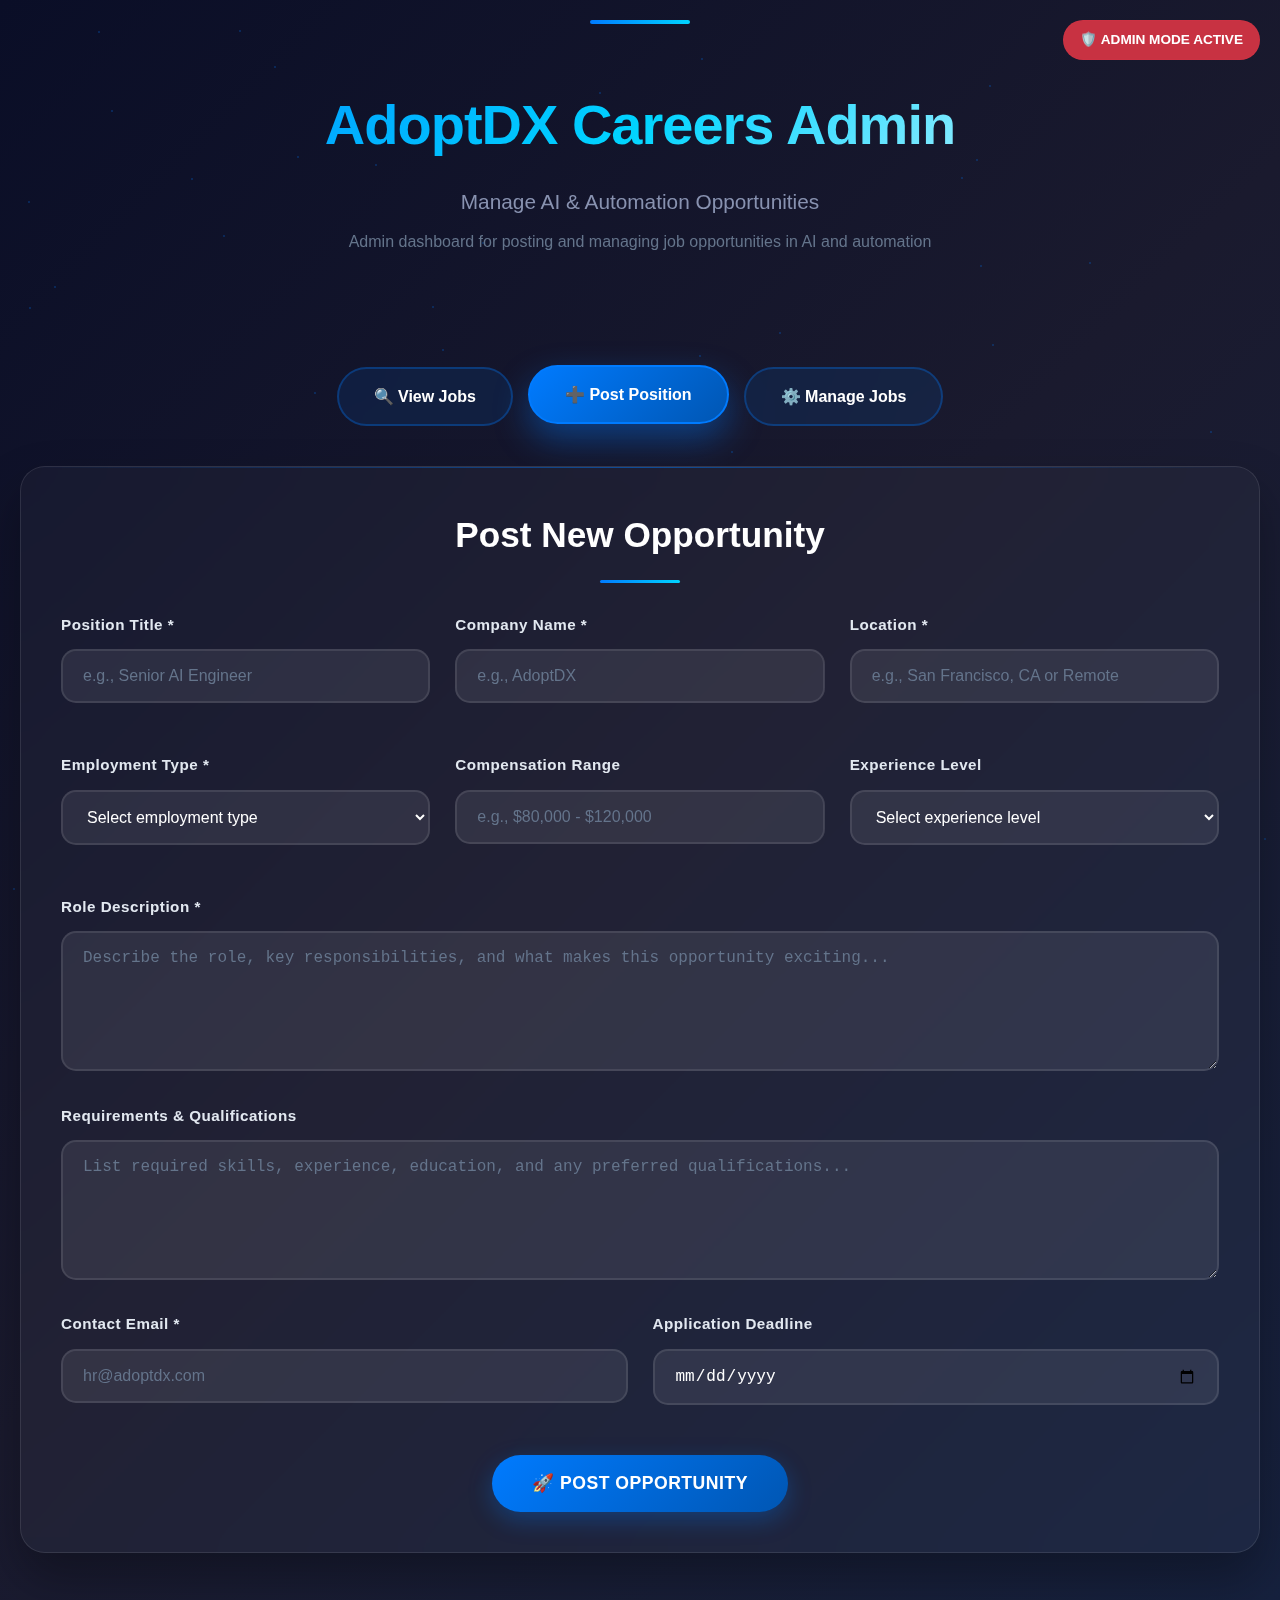
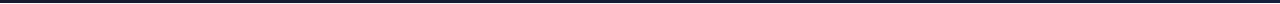
<file: Jobs/PostJobs.html>
<!DOCTYPE html>
<html lang="en">
<head>
    <meta charset="UTF-8">
    <meta name="viewport" content="width=device-width, initial-scale=1.0">
    <link rel="apple-touch-icon" sizes="180x180" href="Video&Images/favicon_io/apple-touch-icon.png">
    <link rel="icon" type="image/png" sizes="32x32" href="Video&Images/favicon_io/favicon-32x32.png">
    <link rel="icon" type="image/png" sizes="16x16" href="Video&Images/favicon_io/favicon-16x16.png">
    <link rel="manifest" href="Video&Images/favicon_io/site.webmanifest">
    <title>AdoptDX Careers - Admin Dashboard</title>
    <style>
        * {
            margin: 0;
            padding: 0;
            box-sizing: border-box;
        }

        body {
            font-family: 'Inter', -apple-system, BlinkMacSystemFont, 'Segoe UI', Roboto, sans-serif;
            line-height: 1.6;
            background: linear-gradient(135deg, #0a0e27 0%, #1a1a2e 50%, #16213e 100%);
            min-height: 100vh;
            color: #ffffff;
            overflow-x: hidden;
        }

        .bg-particles {
            position: fixed;
            top: 0;
            left: 0;
            width: 100%;
            height: 100%;
            pointer-events: none;
            z-index: 0;
        }

        .particle {
            position: absolute;
            width: 2px;
            height: 2px;
            background: rgba(0, 123, 255, 0.3);
            border-radius: 50%;
            animation: float 6s ease-in-out infinite;
        }

        @keyframes float {
            0%, 100% { transform: translateY(0) rotate(0deg); opacity: 0.3; }
            50% { transform: translateY(-20px) rotate(180deg); opacity: 1; }
        }

        .container {
            max-width: 1400px;
            margin: 0 auto;
            padding: 20px;
            position: relative;
            z-index: 1;
        }

        .header {
            text-align: center;
            margin-bottom: 50px;
            position: relative;
            padding: 60px 0;
        }

        .header::before {
            content: '';
            position: absolute;
            top: 0;
            left: 50%;
            transform: translateX(-50%);
            width: 100px;
            height: 4px;
            background: linear-gradient(90deg, #007bff, #00d4ff);
            border-radius: 2px;
        }

        .header h1 {
            font-size: 3.5rem;
            margin-bottom: 15px;
            background: linear-gradient(135deg, #007bff 0%, #00d4ff 50%, #ffffff 100%);
            -webkit-background-clip: text;
            -webkit-text-fill-color: transparent;
            background-clip: text;
            font-weight: 800;
            letter-spacing: -1px;
        }

        .header .subtitle {
            font-size: 1.3rem;
            color: #8892b0;
            margin-bottom: 10px;
            font-weight: 500;
        }

        .header .tagline {
            font-size: 1rem;
            color: #64748b;
            max-width: 600px;
            margin: 0 auto;
            line-height: 1.8;
        }

        .tabs {
            display: flex;
            justify-content: center;
            margin-bottom: 40px;
            gap: 15px;
            flex-wrap: wrap;
        }

        .tab-btn {
            padding: 18px 35px;
            background: rgba(0, 123, 255, 0.1);
            color: #ffffff;
            border: 2px solid rgba(0, 123, 255, 0.3);
            border-radius: 50px;
            cursor: pointer;
            font-size: 1rem;
            font-weight: 600;
            transition: all 0.4s cubic-bezier(0.4, 0, 0.2, 1);
            backdrop-filter: blur(20px);
            position: relative;
            overflow: hidden;
        }

        .tab-btn::before {
            content: '';
            position: absolute;
            top: 0;
            left: -100%;
            width: 100%;
            height: 100%;
            background: linear-gradient(90deg, transparent, rgba(255,255,255,0.1), transparent);
            transition: left 0.5s;
        }

        .tab-btn:hover::before {
            left: 100%;
        }

        .tab-btn:hover {
            background: rgba(0, 123, 255, 0.2);
            border-color: rgba(0, 123, 255, 0.6);
            transform: translateY(-3px);
            box-shadow: 0 10px 30px rgba(0, 123, 255, 0.3);
        }

        .tab-btn.active {
            background: linear-gradient(135deg, #007bff 0%, #0056b3 100%);
            border-color: #007bff;
            color: #ffffff;
            box-shadow: 0 15px 35px rgba(0, 123, 255, 0.4);
            transform: translateY(-2px);
        }

        .tab-content {
            display: none;
            animation: slideInUp 0.6s cubic-bezier(0.4, 0, 0.2, 1);
        }

        .tab-content.active {
            display: block;
        }

        @keyframes slideInUp {
            from { 
                opacity: 0; 
                transform: translateY(40px); 
            }
            to { 
                opacity: 1; 
                transform: translateY(0); 
            }
        }

        .card {
            background: rgba(255, 255, 255, 0.03);
            border: 1px solid rgba(255, 255, 255, 0.1);
            border-radius: 25px;
            padding: 40px;
            margin-bottom: 30px;
            backdrop-filter: blur(20px);
            box-shadow: 0 25px 50px rgba(0, 0, 0, 0.3);
            position: relative;
            overflow: hidden;
        }

        .card::before {
            content: '';
            position: absolute;
            top: 0;
            left: 0;
            right: 0;
            height: 1px;
            background: linear-gradient(90deg, transparent, rgba(0, 123, 255, 0.5), transparent);
        }

        .form-grid {
            display: grid;
            grid-template-columns: repeat(auto-fit, minmax(320px, 1fr));
            gap: 25px;
            margin-bottom: 25px;
        }

        .form-group {
            margin-bottom: 25px;
        }

        .form-group label {
            display: block;
            margin-bottom: 12px;
            font-weight: 600;
            color: #e2e8f0;
            font-size: 0.95rem;
            letter-spacing: 0.5px;
        }

        .form-group input,
        .form-group select,
        .form-group textarea {
            width: 100%;
            padding: 16px 20px;
            border: 2px solid rgba(255, 255, 255, 0.1);
            border-radius: 15px;
            font-size: 1rem;
            transition: all 0.3s cubic-bezier(0.4, 0, 0.2, 1);
            background: rgba(255, 255, 255, 0.05);
            color: #ffffff;
            backdrop-filter: blur(10px);
        }

        .form-group input::placeholder,
        .form-group textarea::placeholder {
            color: #64748b;
        }

        .form-group input:focus,
        .form-group select:focus,
        .form-group textarea:focus {
            outline: none;
            border-color: #007bff;
            background: rgba(0, 123, 255, 0.05);
            box-shadow: 0 0 0 4px rgba(0, 123, 255, 0.1);
            transform: translateY(-2px);
        }

        .form-group textarea {
            resize: vertical;
            min-height: 140px;
        }

        .btn {
            background: linear-gradient(135deg, #007bff 0%, #0056b3 100%);
            color: white;
            border: none;
            padding: 18px 40px;
            border-radius: 50px;
            font-size: 1.1rem;
            font-weight: 700;
            cursor: pointer;
            transition: all 0.4s cubic-bezier(0.4, 0, 0.2, 1);
            box-shadow: 0 8px 25px rgba(0, 123, 255, 0.3);
            position: relative;
            overflow: hidden;
            letter-spacing: 0.5px;
            text-transform: uppercase;
        }

        .btn::before {
            content: '';
            position: absolute;
            top: 0;
            left: -100%;
            width: 100%;
            height: 100%;
            background: linear-gradient(90deg, transparent, rgba(255,255,255,0.2), transparent);
            transition: left 0.5s;
        }

        .btn:hover::before {
            left: 100%;
        }

        .btn:hover {
            transform: translateY(-3px);
            box-shadow: 0 15px 40px rgba(0, 123, 255, 0.4);
        }

        .btn:active {
            transform: translateY(-1px);
        }

        .btn-danger {
            background: linear-gradient(135deg, #dc3545 0%, #c82333 100%);
            box-shadow: 0 8px 25px rgba(220, 53, 69, 0.3);
        }

        .btn-danger:hover {
            box-shadow: 0 15px 40px rgba(220, 53, 69, 0.4);
        }

        .btn-secondary {
            background: linear-gradient(135deg, #6c757d 0%, #5a6268 100%);
            box-shadow: 0 8px 25px rgba(108, 117, 125, 0.3);
        }

        .btn-secondary:hover {
            box-shadow: 0 15px 40px rgba(108, 117, 125, 0.4);
        }

        .btn-success {
            background: linear-gradient(135deg, #28a745 0%, #20c997 100%);
            box-shadow: 0 8px 25px rgba(40, 167, 69, 0.3);
        }

        .btn-success:hover {
            box-shadow: 0 15px 40px rgba(40, 167, 69, 0.4);
        }

        .btn-small {
            padding: 12px 24px;
            font-size: 0.9rem;
            margin: 0 8px;
        }

        .job-listings {
            display: grid;
            gap: 25px;
        }

        .job-card {
            background: rgba(255, 255, 255, 0.02);
            border: 1px solid rgba(255, 255, 255, 0.08);
            border-radius: 20px;
            padding: 35px;
            transition: all 0.4s cubic-bezier(0.4, 0, 0.2, 1);
            position: relative;
            overflow: hidden;
            backdrop-filter: blur(15px);
        }

        .job-card::before {
            content: '';
            position: absolute;
            top: 0;
            left: 0;
            width: 100%;
            height: 3px;
            background: linear-gradient(90deg, #007bff, #00d4ff);
        }

        .job-card:hover {
            transform: translateY(-8px);
            box-shadow: 0 30px 60px rgba(0, 123, 255, 0.15);
            border-color: rgba(0, 123, 255, 0.3);
            background: rgba(255, 255, 255, 0.05);
        }

        .job-title {
            font-size: 1.8rem;
            font-weight: 800;
            color: #ffffff;
            margin-bottom: 12px;
            line-height: 1.2;
        }

        .job-company {
            font-size: 1.2rem;
            color: #007bff;
            font-weight: 600;
            margin-bottom: 20px;
            text-transform: uppercase;
            letter-spacing: 1px;
        }

        .job-meta {
            display: flex;
            flex-wrap: wrap;
            gap: 12px;
            margin-bottom: 20px;
        }

        .job-meta span {
            background: rgba(0, 123, 255, 0.1);
            border: 1px solid rgba(0, 123, 255, 0.2);
            padding: 8px 16px;
            border-radius: 25px;
            font-size: 0.9rem;
            color: #00d4ff;
            font-weight: 500;
            backdrop-filter: blur(10px);
        }

        .job-description {
            color: #8892b0;
            margin-bottom: 25px;
            line-height: 1.8;
            font-size: 1.05rem;
        }

        .job-actions {
            display: flex;
            flex-wrap: wrap;
            gap: 15px;
            align-items: center;
        }

        .modal {
            display: none;
            position: fixed;
            top: 0;
            left: 0;
            width: 100%;
            height: 100%;
            background: rgba(0, 0, 0, 0.8);
            z-index: 2000;
            backdrop-filter: blur(10px);
        }

        .modal-content {
            position: absolute;
            top: 50%;
            left: 50%;
            transform: translate(-50%, -50%);
            background: rgba(26, 26, 46, 0.95);
            border: 1px solid rgba(255, 255, 255, 0.1);
            border-radius: 25px;
            padding: 40px;
            max-width: 550px;
            width: 90%;
            max-height: 90vh;
            overflow-y: auto;
            backdrop-filter: blur(20px);
            box-shadow: 0 50px 100px rgba(0, 0, 0, 0.5);
        }

        .close-btn {
            position: absolute;
            top: 20px;
            right: 25px;
            background: none;
            border: none;
            font-size: 28px;
            cursor: pointer;
            color: #8892b0;
            transition: color 0.3s ease;
        }

        .close-btn:hover {
            color: #ffffff;
        }

        .success-message, .error-message {
            padding: 18px 25px;
            border-radius: 15px;
            margin-bottom: 25px;
            display: none;
            font-weight: 600;
            border-left: 4px solid;
        }

        .success-message {
            background: rgba(40, 167, 69, 0.1);
            border-color: #28a745;
            color: #4ade80;
        }

        .error-message {
            background: rgba(220, 53, 69, 0.1);
            border-color: #dc3545;
            color: #ef4444;
        }

        .storage-actions {
            margin-bottom: 30px;
            display: flex;
            gap: 15px;
            flex-wrap: wrap;
        }

        .json-viewer {
            background: rgba(0, 0, 0, 0.3);
            border: 1px solid rgba(255, 255, 255, 0.1);
            border-radius: 15px;
            padding: 25px;
            max-height: 500px;
            overflow-y: auto;
            font-family: 'Monaco', 'Menlo', 'Ubuntu Mono', monospace;
            font-size: 0.9rem;
            white-space: pre-wrap;
            color: #64748b;
            line-height: 1.6;
        }

        .section-title {
            font-size: 2.2rem;
            font-weight: 800;
            margin-bottom: 30px;
            color: #ffffff;
            text-align: center;
            position: relative;
            padding-bottom: 20px;
        }

        .section-title::after {
            content: '';
            position: absolute;
            bottom: 0;
            left: 50%;
            transform: translateX(-50%);
            width: 80px;
            height: 3px;
            background: linear-gradient(90deg, #007bff, #00d4ff);
            border-radius: 2px;
        }

        .admin-indicator {
            position: fixed;
            top: 20px;
            right: 20px;
            background: rgba(220, 53, 69, 0.9);
            color: white;
            padding: 8px 16px;
            border-radius: 20px;
            font-size: 0.85rem;
            font-weight: 600;
            z-index: 1000;
            display: block;
            backdrop-filter: blur(10px);
            border: 1px solid rgba(220, 53, 69, 0.3);
        }

        @media (max-width: 768px) {
            .header h1 {
                font-size: 2.5rem;
            }
            
            .tabs {
                flex-direction: column;
                align-items: center;
            }
            
            .job-meta {
                flex-direction: column;
            }
            
            .form-grid {
                grid-template-columns: 1fr;
            }

            .job-actions {
                justify-content: center;
            }

            .storage-actions {
                flex-direction: column;
            }

            .card {
                padding: 25px;
            }

            .job-card {
                padding: 25px;
            }
        }

        @media (max-width: 480px) {
            .container {
                padding: 15px;
            }

            .header h1 {
                font-size: 2rem;
            }

            .btn {
                padding: 14px 28px;
                font-size: 1rem;
            }
        }

        ::-webkit-scrollbar {
            width: 8px;
        }

        ::-webkit-scrollbar-track {
            background: rgba(255, 255, 255, 0.05);
        }

        ::-webkit-scrollbar-thumb {
            background: rgba(0, 123, 255, 0.3);
            border-radius: 4px;
        }

        ::-webkit-scrollbar-thumb:hover {
            background: rgba(0, 123, 255, 0.5);
        }
    </style>
</head>
<body>
    <div id="adminIndicator" class="admin-indicator">
        🛡️ ADMIN MODE ACTIVE
    </div>

    <div class="bg-particles" id="particles"></div>

    <div class="container">
        <div class="header">
            <h1>AdoptDX Careers Admin</h1>
            <div class="subtitle">Manage AI & Automation Opportunities</div>
            <div class="tagline">Admin dashboard for posting and managing job opportunities in AI and automation</div>
        </div>

        <div class="tabs">
            <button class="tab-btn" onclick="showTab('jobs')">🔍 View Jobs</button>
            <button class="tab-btn active" onclick="showTab('post')">➕ Post Position</button>
            <button class="tab-btn" onclick="showTab('manage')">⚙️ Manage Jobs</button>
        </div>

        <div id="jobs" class="tab-content">
            <div class="card">
                <h2 class="section-title">Available Positions</h2>
                <div id="jobListings" class="job-listings"></div>
            </div>
        </div>

        <div id="post" class="tab-content active">
            <div class="card">
                <h2 class="section-title" id="formTitle">Post New Opportunity</h2>
                <div class="success-message" id="postSuccess">
                    🎉 Job posted successfully! Ready to attract top talent.
                </div>
                <div class="error-message" id="postError">
                    ❌ Error saving job. Please check your input and try again.
                </div>
                <form id="jobPostForm">
                    <input type="hidden" id="editingJobId" name="editingJobId">
                    <div class="form-grid">
                        <div class="form-group">
                            <label for="jobTitle">Position Title *</label>
                            <input type="text" id="jobTitle" name="jobTitle" placeholder="e.g., Senior AI Engineer" required>
                        </div>
                        <div class="form-group">
                            <label for="company">Company Name *</label>
                            <input type="text" id="company" name="company" placeholder="e.g., AdoptDX" required>
                        </div>
                        <div class="form-group">
                            <label for="location">Location *</label>
                            <input type="text" id="location" name="location" placeholder="e.g., San Francisco, CA or Remote" required>
                        </div>
                        <div class="form-group">
                            <label for="jobType">Employment Type *</label>
                            <select id="jobType" name="jobType" required>
                                <option value="">Select employment type</option>
                                <option value="Full-time">Full-time</option>
                                <option value="Part-time">Part-time</option>
                                <option value="Contract">Contract</option>
                                <option value="Freelance">Freelance</option>
                                <option value="Internship">Internship</option>
                            </select>
                        </div>
                        <div class="form-group">
                            <label for="salary">Compensation Range</label>
                            <input type="text" id="salary" name="salary" placeholder="e.g., $80,000 - $120,000">
                        </div>
                        <div class="form-group">
                            <label for="experience">Experience Level</label>
                            <select id="experience" name="experience">
                                <option value="">Select experience level</option>
                                <option value="Entry Level">Entry Level (0-2 years)</option>
                                <option value="Mid Level">Mid Level (3-5 years)</option>
                                <option value="Senior Level">Senior Level (5+ years)</option>
                                <option value="Executive">Executive Level</option>
                            </select>
                        </div>
                    </div>
                    <div class="form-group">
                        <label for="description">Role Description *</label>
                        <textarea id="description" name="description" placeholder="Describe the role, key responsibilities, and what makes this opportunity exciting..." required></textarea>
                    </div>
                    <div class="form-group">
                        <label for="requirements">Requirements & Qualifications</label>
                        <textarea id="requirements" name="requirements" placeholder="List required skills, experience, education, and any preferred qualifications..."></textarea>
                    </div>
                    <div class="form-grid">
                        <div class="form-group">
                            <label for="contactEmail">Contact Email *</label>
                            <input type="email" id="contactEmail" name="contactEmail" placeholder="hr@adoptdx.com" required>
                        </div>
                        <div class="form-group">
                            <label for="deadline">Application Deadline</label>
                            <input type="date" id="deadline" name="deadline">
                        </div>
                    </div>
                    <div style="display: flex; gap: 15px; justify-content: center; flex-wrap: wrap;">
                        <button type="submit" class="btn" id="submitBtn">🚀 Post Opportunity</button>
                        <button type="button" class="btn btn-secondary" id="cancelEditBtn" onclick="cancelEdit()" style="display: none;">❌ Cancel Edit</button>
                    </div>
                </form>
            </div>
        </div>

        <div id="manage" class="tab-content">
            <div class="card">
                <h2 class="section-title">Job Management Hub</h2>
                <div class="storage-actions">
                    <button class="btn btn-small btn-success" onclick="exportJobs()">📥 Export Data</button>
                    <button class="btn btn-small btn-secondary" onclick="importJobs()">📤 Import Jobs</button>
                    <button class="btn btn-small btn-danger" onclick="clearAllJobs()">🗑️ Clear All</button>
                    <input type="file" id="importFile" accept=".json" style="display: none;" onchange="handleImport(event)">
                </div>
                <div class="success-message" id="manageSuccess"></div>
                <div class="error-message" id="manageError"></div>
                <h3 style="margin-bottom: 20px; color: #ffffff; font-size: 1.4rem;">📊 Jobs Database (JSON)</h3>
                <div id="jsonViewer" class="json-viewer"></div>
            </div>
        </div>

        <div id="deleteModal" class="modal">
            <div class="modal-content">
                <button class="close-btn" onclick="closeDeleteModal()">&times;</button>
                <h3 style="margin-bottom: 25px; color: #ffffff;">⚠️ Confirm Deletion</h3>
                <p style="margin-bottom: 30px; color: #8892b0; font-size: 1.1rem;">Are you sure you want to delete this job posting? This action cannot be undone and will remove all associated data.</p>
                <div style="display: flex; gap: 15px; justify-content: center;">
                    <button class="btn btn-secondary" onclick="closeDeleteModal()">Cancel</button>
                    <button class="btn btn-danger" onclick="confirmDelete()">🗑️ Delete</button>
                </div>
            </div>
        </div>
    </div>

    <script>
        const STORAGE_KEY = 'adoptdx_careers_data';
        let jobs = [];
        let jobIdToDelete = null;

        function createParticles() {
            const particlesContainer = document.getElementById('particles');
            const numberOfParticles = 50;
            for (let i = 0; i < numberOfParticles; i++) {
                const particle = document.createElement('div');
                particle.className = 'particle';
                particle.style.left = Math.random() * 100 + '%';
                particle.style.top = Math.random() * 100 + '%';
                particle.style.animationDelay = Math.random() * 6 + 's';
                particle.style.animationDuration = (Math.random() * 4 + 4) + 's';
                particlesContainer.appendChild(particle);
            }
        }

        function initializeJobs() {
            const storedJobs = getJobsFromStorage();
            if (storedJobs && storedJobs.length > 0) {
                jobs = storedJobs;
            } else {
                jobs = [
                    {
                        id: generateId(),
                        title: "Senior AI Engineer",
                        company: "AdoptDX",
                        location: "San Francisco, CA / Remote",
                        type: "Full-time",
                        salary: "$140,000 - $180,000",
                        experience: "Senior Level",
                        description: "Lead the development of cutting-edge AI solutions that transform business operations. Work with machine learning algorithms, natural language processing, and computer vision to create intelligent automation systems that drive digital transformation.",
                        requirements: "5+ years experience in AI/ML development, proficiency in Python, TensorFlow/PyTorch, experience with cloud platforms (AWS/Azure), strong background in computer science or related field.",
                        contactEmail: "careers@adoptdx.com",
                        posted: new Date().toLocaleDateString(),
                        lastModified: new Date().toISOString()
                    },
                    {
                        id: generateId(),
                        title: "RPA Solutions Architect",
                        company: "AdoptDX",
                        location: "New York, NY / Hybrid",
                        type: "Full-time",
                        salary: "$120,000 - $160,000",
                        experience: "Senior Level",
                        description: "Design and implement robotic process automation solutions that streamline complex business workflows. Collaborate with enterprise clients to identify automation opportunities and deliver scalable RPA architectures.",
                        requirements: "4+ years RPA experience with UiPath/Blue Prism/Automation Anywhere, business process analysis, .NET/C# programming, project management skills, client-facing experience.",
                        contactEmail: "rpa-jobs@adoptdx.com",
                        posted: new Date().toLocaleDateString(),
                        lastModified: new Date().toISOString()
                    },
                    {
                        id: generateId(),
                        title: "Machine Learning Research Scientist",
                        company: "AdoptDX Labs",
                        location: "Remote",
                        type: "Full-time",
                        salary: "$160,000 - $220,000",
                        experience: "Senior Level",
                        description: "Push the boundaries of AI research while developing practical applications for business automation. Focus on deep learning, reinforcement learning, and novel AI architectures that solve real-world challenges.",
                        requirements: "PhD in Computer Science/AI/ML, 3+ years research experience, publications in top-tier conferences, expertise in deep learning frameworks, strong mathematical background.",
                        contactEmail: "research@adoptdx.com",
                        posted: new Date().toLocaleDateString(),
                        lastModified: new Date().toISOString()
                    },
                    {
                        id: generateId(),
                        title: "Digital Transformation Consultant",
                        company: "AdoptDX Consulting",
                        location: "Multiple Locations",
                        type: "Full-time",
                        salary: "$90,000 - $130,000",
                        experience: "Mid Level",
                        description: "Help enterprise clients navigate their digital transformation journey through AI and automation implementation. Conduct business analysis, design transformation strategies, and oversee technology adoption.",
                        requirements: "3+ years consulting experience, business analysis skills, knowledge of AI/RPA technologies, excellent communication skills, willingness to travel, MBA preferred.",
                        contactEmail: "consulting@adoptdx.com",
                        posted: new Date().toLocaleDateString(),
                        lastModified: new Date().toISOString()
                    }
                ];
                saveJobsToStorage();
            }
            renderJobs();
            updateJsonViewer();
        }

        function generateId() {
            return 'job_' + Date.now() + '_' + Math.random().toString(36).substr(2, 9);
        }

        function saveJobsToStorage() {
            try {
                const jobsData = {
                    jobs: jobs,
                    lastUpdated: new Date().toISOString(),
                    version: "2.0",
                    company: "AdoptDX",
                    totalJobs: jobs.length
                };
                localStorage.setItem(STORAGE_KEY, JSON.stringify(jobsData));
                return true;
            } catch (error) {
                console.error('Error saving jobs:', error);
                return false;
            }
        }

        function getJobsFromStorage() {
            try {
                const data = localStorage.getItem(STORAGE_KEY);
                if (data) {
                    const parsedData = JSON.parse(data);
                    return parsedData.jobs || parsedData;
                }
                return null;
            } catch (error) {
                console.error('Error loading jobs:', error);
                return null;
            }
        }

        function showTab(tabName) {
            const tabContents = document.querySelectorAll('.tab-content');
            tabContents.forEach(tab => tab.classList.remove('active'));
            const tabBtns = document.querySelectorAll('.tab-btn');
            tabBtns.forEach(btn => btn.classList.remove('active'));
            document.getElementById(tabName).classList.add('active');
            event.target.classList.add('active');
            if (tabName === 'manage') {
                updateJsonViewer();
            }
        }

        function renderJobs() {
            const jobListings = document.getElementById('jobListings');
            jobListings.innerHTML = '';
            if (jobs.length === 0) {
                jobListings.innerHTML = `
                    <div style="text-align: center; padding: 60px 20px; color: #8892b0;">
                        <div style="font-size: 3rem; margin-bottom: 20px;">🤖</div>
                        <h3 style="color: #ffffff; margin-bottom: 15px;">No Opportunities Available</h3>
                        <p style="font-size: 1.1rem;">Post new jobs to attract top talent!</p>
                    </div>
                `;
                return;
            }
            jobs.forEach(job => {
                const jobCard = document.createElement('div');
                jobCard.className = 'job-card';
                jobCard.innerHTML = `
                    <div class="job-title">${job.title}</div>
                    <div class="job-company">${job.company}</div>
                    <div class="job-meta">
                        <span>📍 ${job.location}</span>
                        <span>💼 ${job.type}</span>
                        ${job.salary ? `<span>💰 ${job.salary}</span>` : ''}
                        ${job.experience ? `<span>⭐ ${job.experience}</span>` : ''}
                        <span>📅 ${job.posted}</span>
                    </div>
                    <div class="job-description">${job.description}</div>
                    <div class="job-actions">
                        <button class="btn btn-small btn-secondary" onclick="editJob('${job.id}')">✏️ Edit</button>
                        <button class="btn btn-small btn-danger" onclick="deleteJob('${job.id}')">🗑️ Delete</button>
                    </div>
                `;
                jobListings.appendChild(jobCard);
            });
        }

        function saveJob(jobData, isEdit = false) {
            try {
                if (isEdit) {
                    const index = jobs.findIndex(job => job.id === jobData.id);
                    if (index !== -1) {
                        jobs[index] = { ...jobData, lastModified: new Date().toISOString() };
                    }
                } else {
                    const newJob = {
                        id: generateId(),
                        ...jobData,
                        posted: new Date().toLocaleDateString(),
                        lastModified: new Date().toISOString()
                    };
                    jobs.unshift(newJob);
                }
                saveJobsToStorage();
                renderJobs();
                updateJsonViewer();
                return true;
            } catch (error) {
                console.error('Error saving job:', error);
                return false;
            }
        }

        function editJob(jobId) {
            const job = jobs.find(j => j.id === jobId);
            if (!job) return;
            showTab('post');
            document.querySelector('[onclick="showTab(\'post\')"]').click();
            document.getElementById('editingJobId').value = job.id;
            document.getElementById('jobTitle').value = job.title;
            document.getElementById('company').value = job.company;
            document.getElementById('location').value = job.location;
            document.getElementById('jobType').value = job.type;
            document.getElementById('salary').value = job.salary || '';
            document.getElementById('experience').value = job.experience || '';
            document.getElementById('description').value = job.description;
            document.getElementById('requirements').value = job.requirements || '';
            document.getElementById('contactEmail').value = job.contactEmail;
            document.getElementById('deadline').value = job.deadline || '';
            document.getElementById('formTitle').textContent = '✏️ Edit Opportunity';
            document.getElementById('submitBtn').innerHTML = '💾 Update Position';
            document.getElementById('cancelEditBtn').style.display = 'inline-block';
        }

        function cancelEdit() {
            document.getElementById('jobPostForm').reset();
            document.getElementById('editingJobId').value = '';
            document.getElementById('formTitle').textContent = 'Post New Opportunity';
            document.getElementById('submitBtn').innerHTML = '🚀 Post Opportunity';
            document.getElementById('cancelEditBtn').style.display = 'none';
        }

        function deleteJob(jobId) {
            jobIdToDelete = jobId;
            document.getElementById('deleteModal').style.display = 'block';
        }

        function confirmDelete() {
            if (jobIdToDelete) {
                jobs = jobs.filter(job => job.id !== jobIdToDelete);
                saveJobsToStorage();
                renderJobs();
                updateJsonViewer();
                closeDeleteModal();
                showMessage('manageSuccess', '🗑️ Job deleted successfully!');
            }
        }

        function closeDeleteModal() {
            document.getElementById('deleteModal').style.display = 'none';
            jobIdToDelete = null;
        }

        document.getElementById('jobPostForm').addEventListener('submit', function(e) {
            e.preventDefault();
            const formData = new FormData(this);
            const editingId = formData.get('editingJobId');
            const jobData = {
                title: formData.get('jobTitle'),
                company: formData.get('company'),
                location: formData.get('location'),
                type: formData.get('jobType'),
                salary: formData.get('salary'),
                experience: formData.get('experience'),
                description: formData.get('description'),
                requirements: formData.get('requirements'),
                contactEmail: formData.get('contactEmail'),
                deadline: formData.get('deadline')
            };
            if (editingId) {
                jobData.id = editingId;
                const success = saveJob(jobData, true);
                if (success) {
                    showMessage('postSuccess', '💾 Job updated successfully!');
                    cancelEdit();
                } else {
                    showMessage('postError', '❌ Error updating job. Please try again.');
                }
            } else {
                const success = saveJob(jobData, false);
                if (success) {
                    showMessage('postSuccess', '🎉 Job posted successfully!');
                    this.reset();
                } else {
                    showMessage('postError', '❌ Error posting job. Please try again.');
                }
            }
        });

        function updateJsonViewer() {
            const jsonViewer = document.getElementById('jsonViewer');
            const jobsData = {
                company: "AdoptDX",
                lastUpdated: new Date().toISOString(),
                totalJobs: jobs.length,
                version: "2.0",
                jobs: jobs
            };
            jsonViewer.textContent = JSON.stringify(jobsData, null, 2);
        }

        function exportJobs() {
            try {
                const jobsData = {
                    company: "AdoptDX",
                    exportDate: new Date().toISOString(),
                    totalJobs: jobs.length,
                    version: "2.0",
                    jobs: jobs
                };
                const dataStr = JSON.stringify(jobsData, null, 2);
                const dataUri = 'data:application/json;charset=utf-8,'+ encodeURIComponent(dataStr);
                const exportFileDefaultName = `adoptdx-careers-${new Date().toISOString().split('T')[0]}.json`;
                const linkElement = document.createElement('a');
                linkElement.setAttribute('href', dataUri);
                linkElement.setAttribute('download', exportFileDefaultName);
                linkElement.click();
                showMessage('manageSuccess', '📥 Jobs exported successfully!');
            } catch (error) {
                console.error('Export error:', error);
                showMessage('manageError', '❌ Error exporting jobs. Please try again.');
            }
        }

        function importJobs() {
            document.getElementById('importFile').click();
        }

        function handleImport(event) {
            const file = event.target.files[0];
            if (!file) return;
            const reader = new FileReader();
            reader.onload = function(e) {
                try {
                    const importedData = JSON.parse(e.target.result);
                    let importedJobs = [];
                    if (importedData.jobs && Array.isArray(importedData.jobs)) {
                        importedJobs = importedData.jobs;
                    } else if (Array.isArray(importedData)) {
                        importedJobs = importedData;
                    } else {
                        throw new Error('Invalid JSON format');
                    }
                    const validJobs = importedJobs.filter(job => {
                        return job.title && job.company && job.location && job.type && job.description && job.contactEmail;
                    });
                    if (validJobs.length === 0) {
                        throw new Error('No valid jobs found in the imported file');
                    }
                    validJobs.forEach(job => {
                        if (!job.id) job.id = generateId();
                        if (!job.posted) job.posted = new Date().toLocaleDateString();
                        if (!job.lastModified) job.lastModified = new Date().toISOString();
                    });
                    const existingJobKeys = jobs.map(job => `${job.title}-${job.company}`);
                    const newJobs = validJobs.filter(job => 
                        !existingJobKeys.includes(`${job.title}-${job.company}`)
                    );
                    jobs = [...newJobs, ...jobs];
                    saveJobsToStorage();
                    renderJobs();
                    updateJsonViewer();
                    showMessage('manageSuccess', `📤 Successfully imported ${newJobs.length} jobs!`);
                } catch (error) {
                    console.error('Import error:', error);
                    showMessage('manageError', `❌ Error importing jobs: ${error.message}`);
                }
            };
            reader.readAsText(file);
            event.target.value = '';
        }

        function clearAllJobs() {
            if (confirm('⚠️ Are you sure you want to delete all jobs? This action cannot be undone and will permanently remove all job postings from the database.')) {
                jobs = [];
                saveJobsToStorage();
                renderJobs();
                updateJsonViewer();
                showMessage('manageSuccess', '🗑️ All jobs cleared successfully!');
            }
        }

        function showMessage(elementId, message) {
            const element = document.getElementById(elementId);
            element.innerHTML = message;
            element.style.display = 'block';
            setTimeout(() => {
                element.style.display = 'none';
            }, 6000);
        }

        document.getElementById('deleteModal').addEventListener('click', function(e) {
            if (e.target === this) {
                closeDeleteModal();
            }
        });

        document.addEventListener('keydown', function(e) {
            if (e.key === 'Escape') {
                closeDeleteModal();
            }
        });

        document.addEventListener('DOMContentLoaded', function() {
            createParticles();
            initializeJobs();
        });

        let hasUnsavedChanges = false;
        document.getElementById('jobPostForm').addEventListener('input', function() {
            hasUnsavedChanges = true;
        });

        setInterval(function() {
            if (hasUnsavedChanges) {
                saveJobsToStorage();
                hasUnsavedChanges = false;
            }
        }, 30000);

        window.addEventListener('beforeunload', function() {
            if (hasUnsavedChanges) {
                saveJobsToStorage();
            }
        });
    </script>
</body>
</html>
</file>
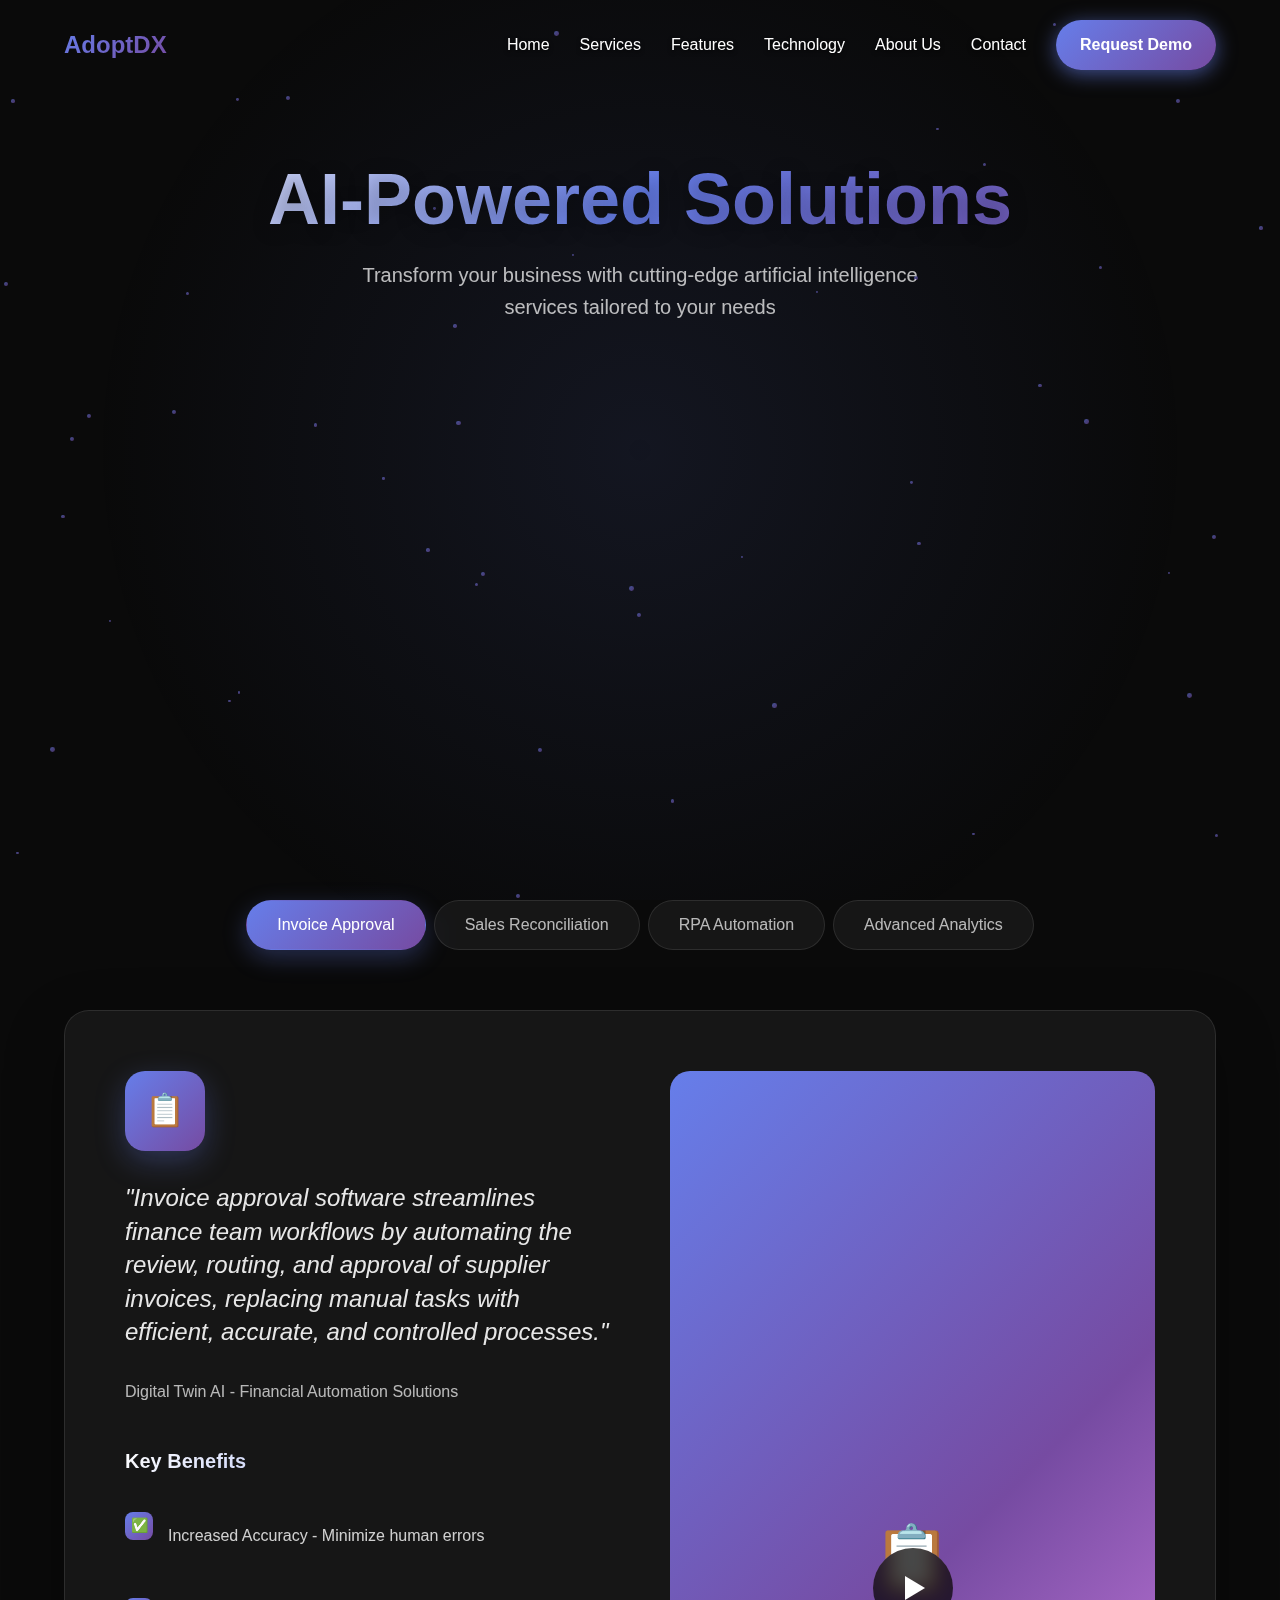
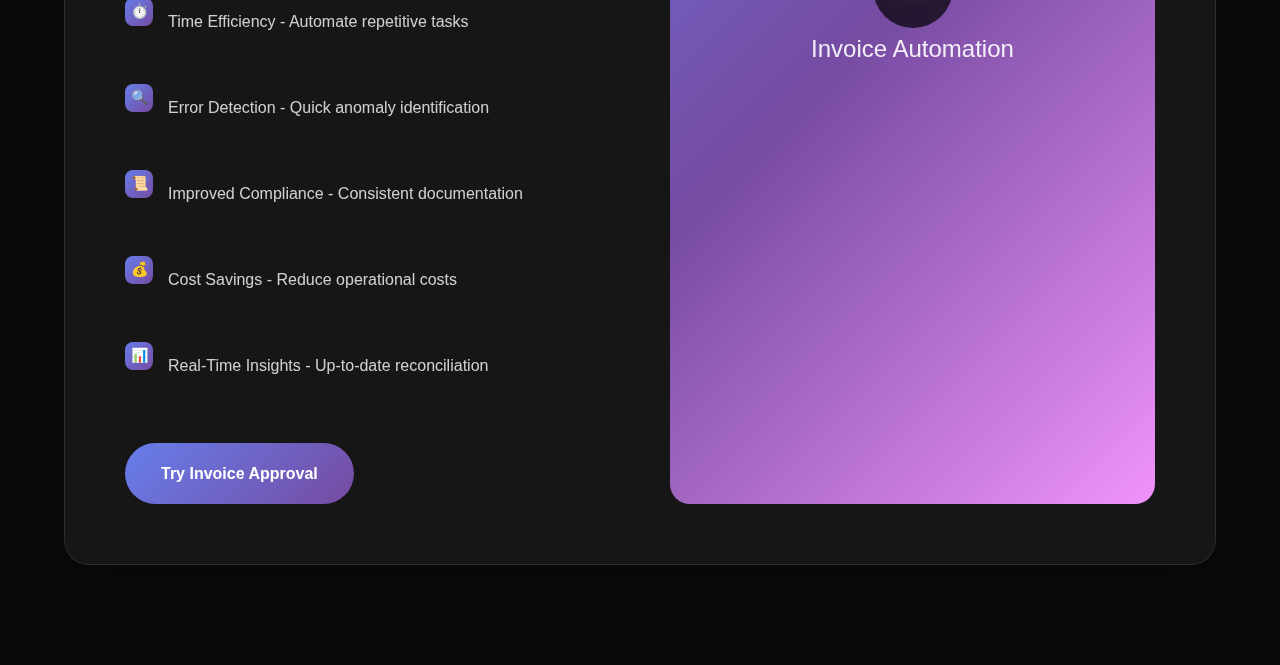
<file: Pages/Services.html>
<!DOCTYPE html>
<html lang="en">
<head>
    <meta charset="UTF-8">
    <meta name="viewport" content="width=device-width, initial-scale=1.0">
    <title>AdoptDX</title>
    <link rel="stylesheet" href="../styles.css">
    <link rel="stylesheet" href="../Pages/services.css">
    <link rel="apple-touch-icon" sizes="180x180" href="Video&Images/favicon_io/apple-touch-icon.png">
    <link rel="icon" type="image/png" sizes="32x32" href="Video&Images/favicon_io/favicon-32x32.png">
    <link rel="icon" type="image/png" sizes="16x16" href="Video&Images/favicon_io/favicon-16x16.png">
    <link rel="manifest" href="Video&Images/favicon_io/site.webmanifest">
</head>
<body>
    <!-- Floating Particles -->
    <div class="particles" id="particles"></div>

    <!-- Header -->
    <header class="header">
        <nav class="nav">
            <div class="logo">AdoptDX</div>
            <div class="nav-right">
                <ul class="nav-links">
                    <li><a href="../index.html#home">Home</a></li>
                    <li><a href="Pages/Services.html">Services</a></li>
                    <li><a href="../index.html#features">Features</a></li>
                    <li><a href="../index.html#technology">Technology</a></li>
                    <li><a href="../index.html#about">About Us</a></li>
                    <li><a href="../index.html#contact">Contact</a></li>
                </ul>
                <a href="#contact" class="cta-button desktop-cta">Request Demo</a>
                <div class="hamburger" id="hamburger">
                    <span></span>
                    <span></span>
                    <span></span>
                </div>
            </div>
        </nav>
        
        <!-- Mobile Menu -->
        <div class="mobile-menu" id="mobileMenu">
            <a href="../index.html#home">Home</a>
            <a href="Pages/Services.html">Services</a>
            <a href="../index.html#features">Features</a>
            <a href="../index.html#technology">Technology</a>
            <a href="../index.html#about">About Us</a>
            <a href="../index.html#contact">Contact</a>
            <a href="../index.html#contact" class="cta-button" style="margin-top: 20px; text-align: center;">Request Demo</a>
        </div>
    </header>

    <!-- Main Content -->
    <main class="main-content">
        <!-- Hero Section -->
        <section class="hero-section">
            <h1 class="hero-title">AI-Powered Solutions</h1>
            <p class="hero-subtitle">Transform your business with cutting-edge artificial intelligence services tailored to your needs</p>
        </section>

        <!-- Tab Navigation -->
        <div class="tab-navigation">
            
            <button class="tab-button active" data-tab="invoice-approval">Invoice Approval</button>
            <button class="tab-button" data-tab="sales-reconciliation">Sales Reconciliation</button>
            <button class="tab-button" data-tab="rpa-automation">RPA Automation</button>
            <button class="tab-button" data-tab="analytics">Advanced Analytics</button>
        </div>

        <!-- Services Section -->
        <section class="services-section">
            <div class="services-container">



                <!-- Invoice Approval Tab -->
                <div class="tab-content active" id="invoice-approval">
                    <div class="service-showcase">
                        <div class="service-content">
                            <div class="service-logo">📋</div>
                            <div class="service-quote">
                                "Invoice approval software streamlines finance team workflows by automating the review, routing, and approval of supplier invoices, replacing manual tasks with efficient, accurate, and controlled processes."
                            </div>
                            <div class="service-author">
                                Digital Twin AI - Financial Automation Solutions
                            </div>
                            <div class="features-section">
                                <div class="features-title">Key Benefits</div>
                                <div class="feature-item">
                                    <div class="feature-icon">✅</div>
                                    Increased Accuracy - Minimize human errors
                                </div>
                                <div class="feature-item">
                                    <div class="feature-icon">⏱️</div>
                                    Time Efficiency - Automate repetitive tasks
                                </div>
                                <div class="feature-item">
                                    <div class="feature-icon">🔍</div>
                                    Error Detection - Quick anomaly identification
                                </div>
                                <div class="feature-item">
                                    <div class="feature-icon">📜</div>
                                    Improved Compliance - Consistent documentation
                                </div>
                                <div class="feature-item">
                                    <div class="feature-icon">💰</div>
                                    Cost Savings - Reduce operational costs
                                </div>
                                <div class="feature-item">
                                    <div class="feature-icon">📊</div>
                                    Real-Time Insights - Up-to-date reconciliation
                                </div>
                            </div>
                            <a href="#demo" class="service-cta">Try Invoice Approval</a>
                        </div>
                        <div class="service-visual">
                            <div class="placeholder-visual">
                                <div>📋</div>
                                <div class="visual-text">Invoice Automation</div>
                            </div>
                            <div class="play-button">
                                <div class="play-icon"></div>
                            </div>
                        </div>
                    </div>
                </div>

                <!-- Sales Reconciliation Tab -->
                <div class="tab-content" id="sales-reconciliation">
                    <div class="service-showcase">
                        <div class="service-content">
                            <div class="service-logo">💰</div>
                            <div class="service-quote">
                                "Financial reconciliation software matches and validates records with external documents like sales data, payments, and bank statements, ensuring accuracy and delivering error-free financial statements."
                            </div>
                            <div class="service-author">
                                Digital Twin AI - Advanced Financial Reconciliation
                            </div>
                            <div class="features-section">
                                <div class="features-title">Agentic Bot Features</div>
                                <div class="feature-item">
                                    <div class="feature-icon">⚡</div>
                                    Increased Efficiency - Process large volumes rapidly
                                </div>
                                <div class="feature-item">
                                    <div class="feature-icon">🎯</div>
                                    Improved Accuracy - Machine learning validation
                                </div>
                                <div class="feature-item">
                                    <div class="feature-icon">📊</div>
                                    Insightful Analytics - Generate graphs & visuals
                                </div>
                                <div class="feature-item">
                                    <div class="feature-icon">🕒</div>
                                    24/7 Availability - Round-the-clock processing
                                </div>
                                <div class="feature-item">
                                    <div class="feature-icon">💸</div>
                                    Cost Reduction - Significant savings & discounts
                                </div>
                                <div class="feature-item">
                                    <div class="feature-icon">🔒</div>
                                    Enhanced Compliance - Automated policy enforcement
                                </div>
                            </div>
                            <a href="#demo" class="service-cta">Try Sales Reconciliation</a>
                        </div>
                        <div class="service-visual">
                            <div class="placeholder-visual">
                                <div>💰</div>
                                <div class="visual-text">Smart Reconciliation</div>
                            </div>
                            <div class="play-button">
                                <div class="play-icon"></div>
                            </div>
                        </div>
                    </div>
                </div>

                <!-- RPA Automation Tab -->
                <div class="tab-content" id="rpa-automation">
                    <div class="service-showcase">
                        <div class="service-content">
                            <div class="service-logo">🤖</div>
                            <div class="service-quote">
                                "Tired of manual tasks slowing you down? Our Robotic Process Automation services eliminate repetitive work like invoice processing and data entry, freeing your team for high-value activities that drive growth."
                            </div>
                            <div class="service-author">
                                Digital Twin AI - Robotic Process Automation Solutions
                            </div>
                            <div class="features-section">
                                <div class="features-title">RPA Benefits</div>
                                <div class="feature-item">
                                    <div class="feature-icon">⚡</div>
                                    Streamlined Operations - Automated workflows
                                </div>
                                <div class="feature-item">
                                    <div class="feature-icon">💰</div>
                                    Cost Reduction - Lower operational expenses
                                </div>
                                <div class="feature-item">
                                    <div class="feature-icon">🎯</div>
                                    High-Value Focus - Teams on revenue tasks
                                </div>
                                <div class="feature-item">
                                    <div class="feature-icon">👥</div>
                                    Customer Experience - Enhanced service quality
                                </div>
                                <div class="feature-item">
                                    <div class="feature-icon">🔄</div>
                                    Process Automation - Repeatable task handling
                                </div>
                                <div class="feature-item">
                                    <div class="feature-icon">📈</div>
                                    Scalability - Handle increasing workloads
                                </div>
                            </div>
                            <a href="#demo" class="service-cta">Explore RPA Solutions</a>
                        </div>
                        <div class="service-visual">
                            <div class="placeholder-visual">
                                <div>🤖</div>
                                <div class="visual-text">RPA Automation</div>
                            </div>
                            <div class="play-button">
                                <div class="play-icon"></div>
                            </div>
                        </div>
                    </div>
                </div>

                <!-- Advanced Analytics Tab -->
                <div class="tab-content" id="analytics">
                    <div class="service-showcase">
                        <div class="service-content">
                            <div class="service-logo">📊</div>
                            <div class="service-quote">
                                "Agentic bots excel at generating graphs and answering questions. Request a graph of quarterly spending, and our bot creates it by analyzing invoice data in seconds. This instant access eliminates manual searches, boosting productivity and decision-making."
                            </div>
                            <div class="service-author">
                                Digital Twin AI - Advanced Analytics & Visualization
                            </div>
                            <div class="features-section">
                                <div class="features-title">Analytics Features</div>
                                <div class="feature-item">
                                    <div class="feature-icon">📈</div>
                                    Graph Generation - Visual spending trends
                                </div>
                                <div class="feature-item">
                                    <div class="feature-icon">❓</div>
                                    Instant Answers - Real-time query responses
                                </div>
                                <div class="feature-item">
                                    <div class="feature-icon">🔍</div>
                                    Pattern Recognition - Identify anomalies
                                </div>
                                <div class="feature-item">
                                    <div class="feature-icon">📊</div>
                                    Visual Intelligence - Transform raw data
                                </div>
                                <div class="feature-item">
                                    <div class="feature-icon">⚡</div>
                                    Instant Processing - Second-based analysis
                                </div>
                                <div class="feature-item">
                                    <div class="feature-icon">🧠</div>
                                    AI Insights - Predictive analytics
                                </div>
                            </div>
                            <a href="#demo" class="service-cta">View Analytics Demo</a>
                        </div>
                        <div class="service-visual">
                            <div class="placeholder-visual">
                                <div>📊</div>
                                <div class="visual-text">Smart Analytics</div>
                            </div>
                            <div class="play-button">
                                <div class="play-icon"></div>
                            </div>
                        </div>
                    </div>
                </div>

            </div>
        </section>
    </main>

    <script src=..\Pages\services.js></script>
</body>

</html>
</file>
<file: styles.css>
* {
    margin: 0;
    padding: 0;
    box-sizing: border-box;
}

body {
    font-family: 'Inter', -apple-system, BlinkMacSystemFont, sans-serif;
    background: #0a0a0a;
    color: #ffffff;
    overflow-x: hidden;
}

/* Header - Updated for transparent navbar */
.header {
    position: fixed;
    top: 0;
    width: 100%;
    padding: 20px 5%;
    background: transparent; /* Start completely transparent */
    backdrop-filter: none; /* No blur initially */
    z-index: 1000;
    transition: all 0.4s cubic-bezier(0.4, 0, 0.2, 1); /* Smoother transition */
}

/* Scrolled state - add background on scroll */
.header.scrolled {
    background: rgba(10, 10, 10, 0.95);
    backdrop-filter: blur(20px);
    border-bottom: 1px solid rgba(255, 255, 255, 0.1);
    box-shadow: 0 4px 32px rgba(0, 0, 0, 0.3);
}

.nav {
    display: flex;
    justify-content: space-between;
    align-items: center;
}

.nav-right {
    display: flex;
    align-items: center;
    gap: 30px;
}

.logo {
    font-size: 24px;
    font-weight: 700;
    background: linear-gradient(135deg, #667eea 0%, #764ba2 100%);
    -webkit-background-clip: text;
    -webkit-text-fill-color: transparent;
    background-clip: text;
    transition: all 0.3s ease;
}

/* Logo enhancement when scrolled */
.header.scrolled .logo {
    text-shadow: 0 0 20px rgba(102, 126, 234, 0.3);
}

.nav-links {
    display: flex;
    gap: 30px;
    list-style: none;
}

.nav-links a {
    color: #ffffff;
    text-decoration: none;
    font-weight: 500;
    transition: all 0.3s ease;
    position: relative;
    text-shadow: 0 2px 4px rgba(0, 0, 0, 0.3); /* Better visibility on transparent bg */
}

.nav-links a:hover {
    color: #667eea;
    text-shadow: 0 0 10px rgba(102, 126, 234, 0.5);
}

.nav-links a::after {
    content: '';
    position: absolute;
    bottom: -5px;
    left: 0;
    width: 0;
    height: 2px;
    background: linear-gradient(135deg, #667eea 0%, #764ba2 100%);
    transition: width 0.3s ease;
}

.nav-links a:hover::after {
    width: 100%;
}

/* Hamburger Menu */
/* Stylish Hamburger Menu - No Background */
.hamburger {
    display: none;
    flex-direction: column;
    cursor: pointer;
    padding: 5px;
    position: relative;
    z-index: 1001;
    transition: all 0.3s ease;
}

.hamburger:hover {
    transform: scale(1.1);
}

.hamburger span {
    width: 30px;
    height: 3px;
    background: linear-gradient(135deg, #ffffff 0%, #667eea 100%);
    margin: 4px 0;
    transition: all 0.4s cubic-bezier(0.68, -0.55, 0.265, 1.55);
    border-radius: 3px;
    box-shadow: 
        0 0 15px rgba(102, 126, 234, 0.4),
        0 2px 8px rgba(0, 0, 0, 0.3);
    position: relative;
    transform-origin: center;
}

.hamburger span::before {
    content: '';
    position: absolute;
    top: 0;
    left: 0;
    width: 100%;
    height: 100%;
    background: linear-gradient(135deg, #667eea 0%, #764ba2 100%);
    border-radius: 3px;
    opacity: 0;
    transition: opacity 0.3s ease;
}

.hamburger:hover span::before {
    opacity: 1;
}

/* Stylish Cross Animation */
.hamburger.active span {
    background: linear-gradient(135deg, #ff6b6b 0%, #ee5a52 100%);
    box-shadow: 
        0 0 20px rgba(255, 107, 107, 0.6),
        0 0 40px rgba(255, 107, 107, 0.3),
        0 2px 10px rgba(0, 0, 0, 0.4);
}

.hamburger.active span:nth-child(1) {
    transform: rotate(45deg) translate(8px, 8px) scale(1.1);
    width: 32px;
}

.hamburger.active span:nth-child(2) {
    opacity: 0;
    transform: scale(0) rotate(180deg);
}

.hamburger.active span:nth-child(3) {
    transform: rotate(-45deg) translate(8px, -8px) scale(1.1);
    width: 32px;
}

/* Rotating animation on hover when active */
.hamburger.active:hover span:nth-child(1),
.hamburger.active:hover span:nth-child(3) {
    animation: crossGlow 1s ease-in-out infinite alternate;
}

@keyframes crossGlow {
    0% {
        box-shadow: 
            0 0 20px rgba(255, 107, 107, 0.6),
            0 0 40px rgba(255, 107, 107, 0.3),
            0 2px 10px rgba(0, 0, 0, 0.4);
    }
    100% {
        box-shadow: 
            0 0 30px rgba(255, 107, 107, 0.8),
            0 0 60px rgba(255, 107, 107, 0.5),
            0 2px 15px rgba(0, 0, 0, 0.5);
    }
}

/* Responsive - Show hamburger on mobile */
@media (max-width: 768px) {
    .hamburger {
        display: flex;
    }
}

/* Mobile Menu - Updated styling */
.mobile-menu {
    position: fixed;
    top: 0;
    left: -100%;
    width: 100%;
    height: 100vh;
    background: rgba(10, 10, 10, 0.98);
    backdrop-filter: blur(20px);
    transition: left 0.4s cubic-bezier(0.4, 0, 0.2, 1);
    z-index: 999;
    padding: 100px 5% 50px;
    display: flex;
    flex-direction: column;
    gap: 30px;
}

.mobile-menu.active {
    left: 0;
}

.mobile-menu a {
    color: #ffffff;
    text-decoration: none;
    font-size: 24px;
    font-weight: 500;
    padding: 15px 0;
    border-bottom: 1px solid rgba(255, 255, 255, 0.1);
    transition: all 0.3s ease;
    opacity: 0;
    transform: translateX(-20px);
    animation: slideInMobile 0.5s ease forwards;
}

.mobile-menu a:nth-child(1) { animation-delay: 0.1s; }
.mobile-menu a:nth-child(2) { animation-delay: 0.2s; }
.mobile-menu a:nth-child(3) { animation-delay: 0.3s; }
.mobile-menu a:nth-child(4) { animation-delay: 0.4s; }
.mobile-menu a:nth-child(5) { animation-delay: 0.5s; }
.mobile-menu a:nth-child(6) { animation-delay: 0.6s; }
.mobile-menu a:nth-child(7) { animation-delay: 0.7s; }

@keyframes slideInMobile {
    to {
        opacity: 1;
        transform: translateX(0);
    }
}

.mobile-menu a:hover {
    color: #667eea;
    padding-left: 10px;
    border-color: rgba(102, 126, 234, 0.3);
}

.cta-button {
    padding: 12px 24px;
    background: linear-gradient(135deg, #667eea 0%, #764ba2 100%);
    border: none;
    border-radius: 50px;
    color: white;
    font-weight: 600;
    cursor: pointer;
    transition: all 0.3s ease;
    text-decoration: none;
    display: inline-block;
    box-shadow: 0 4px 15px rgba(102, 126, 234, 0.3);
}

.cta-button:hover {
    transform: translateY(-2px);
    box-shadow: 0 10px 30px rgba(102, 126, 234, 0.4);
}

.desktop-cta {
    display: inline-block;
}

/* Enhanced CTA button visibility on transparent navbar */
.header:not(.scrolled) .cta-button {
    box-shadow: 0 4px 20px rgba(102, 126, 234, 0.4);
    backdrop-filter: blur(10px);
}

/* Responsive */
@media (max-width: 768px) {
    .nav-links {
        display: none;
    }

    .hamburger {
        display: flex;
    }

    .desktop-cta {
        display: none;
    }
    
    .header {
        padding: 15px 5%;
    }
}

/* Hero Section */
.hero {
    height: 100vh;
    display: flex;
    align-items: center;
    justify-content: center;
    position: relative;
    overflow: hidden;
    /* Add subtle top gradient for better navbar visibility */
    background: linear-gradient(
        to bottom,
        rgba(0, 0, 0, 0.3) 0%,
        rgba(0, 0, 0, 0.1) 20%,
        transparent 40%
    );
}

.video-bg {
    position: absolute;
    top: 0;
    left: 0;
    width: 100%;
    height: 100%;
    object-fit: cover;
    opacity: 0.3;
    z-index: -2;
}

.hero-overlay {
    position: absolute;
    top: 0;
    left: 0;
    width: 100%;
    height: 100%;
    background: radial-gradient(circle at center, rgba(10, 10, 10, 0.3) 0%, rgba(10, 10, 10, 0.8) 100%);
    z-index: -1;
}

.hero-content {
    text-align: center;
    max-width: 800px;
    padding: 0 20px;
    animation: fadeInUp 1s ease;
    margin-top: 0; /* Remove any top margin */
}

.hero-title {
    font-size: clamp(48px, 8vw, 80px);
    font-weight: 800;
    margin-bottom: 20px;
    background: linear-gradient(135deg, #ffffff 0%, #667eea 50%, #764ba2 100%);
    -webkit-background-clip: text;
    -webkit-text-fill-color: transparent;
    background-clip: text;
    line-height: 1.1;
    text-shadow: 0 4px 20px rgba(0, 0, 0, 0.3); /* Add subtle shadow for depth */
}

.hero-subtitle {
    font-size: 24px;
    margin-bottom: 30px;
    opacity: 0.9;
    font-weight: 300;
}

.hero-description {
    font-size: 18px;
    line-height: 1.6;
    margin-bottom: 40px;
    opacity: 0.8;
}

.hero-buttons {
    display: flex;
    gap: 20px;
    justify-content: center;
    flex-wrap: wrap;
}

.secondary-button {
    padding: 12px 24px;
    background: rgba(255, 255, 255, 0.1);
    border: 2px solid rgba(255, 255, 255, 0.2);
    border-radius: 50px;
    color: white;
    font-weight: 600;
    cursor: pointer;
    transition: all 0.3s ease;
    text-decoration: none;
    display: inline-block;
    backdrop-filter: blur(10px);
}

.secondary-button:hover {
    background: rgba(255, 255, 255, 0.2);
    border-color: rgba(255, 255, 255, 0.4);
    transform: translateY(-2px);
}

/* Features Section */
.features {
    padding: 100px 5%;
    background: linear-gradient(135deg, #0a0a0a 0%, #1a1a2e 100%);
}

.section-title {
    text-align: center;
    font-size: 48px;
    font-weight: 700;
    margin-bottom: 60px;
    background: linear-gradient(135deg, #ffffff 0%, #667eea 100%);
    -webkit-background-clip: text;
    -webkit-text-fill-color: transparent;
    background-clip: text;
}

.features-grid {
    display: grid;
    grid-template-columns: repeat(auto-fit, minmax(350px, 1fr));
    gap: 40px;
    max-width: 1200px;
    margin: 0 auto;
}

.feature-card {
    background: rgba(255, 255, 255, 0.05);
    padding: 40px;
    border-radius: 20px;
    border: 1px solid rgba(255, 255, 255, 0.1);
    backdrop-filter: blur(20px);
    transition: all 0.3s ease;
    position: relative;
    overflow: hidden;
}

.feature-card::before {
    content: '';
    position: absolute;
    top: 0;
    left: -100%;
    width: 100%;
    height: 100%;
    background: linear-gradient(90deg, transparent, rgba(102, 126, 234, 0.1), transparent);
    transition: left 0.5s ease;
}

.feature-card:hover::before {
    left: 100%;
}

.feature-card:hover {
    transform: translateY(-10px);
    border-color: rgba(102, 126, 234, 0.3);
    box-shadow: 0 20px 40px rgba(0, 0, 0, 0.3);
}

.feature-icon {
    width: 60px;
    height: 60px;
    background: linear-gradient(135deg, #667eea 0%, #764ba2 100%);
    border-radius: 15px;
    display: flex;
    align-items: center;
    justify-content: center;
    margin-bottom: 20px;
    font-size: 24px;
}

.feature-title {
    font-size: 24px;
    font-weight: 700;
    margin-bottom: 15px;
}

.feature-description {
    font-size: 16px;
    line-height: 1.6;
    opacity: 0.8;
}
.solution-features {
            display: flex;
            flex-wrap: wrap;
            gap: 8px;
        }
                .feature-tag {
            background: rgba(102, 126, 234, 0.1);
            border: 1px solid rgba(102, 126, 234, 0.2);
            color: rgba(102, 126, 234, 1);
            padding: 6px 12px;
            border-radius: 20px;
            font-size: 12px;
            font-weight: 500;
            transition: all 0.3s ease;
        }

        .feature-tag:hover {
            background: rgba(102, 126, 234, 0.2);
            border-color: rgba(102, 126, 234, 0.4);
            transform: translateY(-2px);
        }
/* Video Avatar Section */
.avatar-section {
    padding: 100px 5%;
    background: #0a0a0a;
    position: relative;
}

.avatar-container {
    max-width: 1200px;
    margin: 0 auto;
    display: grid;
    grid-template-columns: 1fr 1fr;
    gap: 60px;
    align-items: center;
}

.avatar-content h2 {
    font-size: 48px;
    font-weight: 700;
    margin-bottom: 20px;
    background: linear-gradient(135deg, #ffffff 0%, #667eea 100%);
    -webkit-background-clip: text;
    -webkit-text-fill-color: transparent;
    background-clip: text;
}

.avatar-content p {
    font-size: 18px;
    line-height: 1.6;
    margin-bottom: 30px;
    opacity: 0.8;
}

.avatar-video {
    position: relative;
    border-radius: 20px;
    overflow: hidden;
    box-shadow: 0 20px 40px rgba(0, 0, 0, 0.3);
}

.avatar-video video {
    width: 100%;
    height: auto;
    display: block;
}

/* Stats Section - UPDATED */
.stats {
    padding: 80px 5%;
    background: linear-gradient(135deg, #1a1a2e 0%, #16213e 100%);
}

.stats-grid {
    display: grid;
    grid-template-columns: repeat(5, 1fr);
    gap: 40px;
    max-width: 1000px;
    margin: 0 auto;
    justify-items: center;
}

.stat-item {
    text-align: center;
    min-width: 150px;
}

.stat-number {
    font-size: 48px;
    font-weight: 800;
    background: linear-gradient(135deg, #667eea 0%, #764ba2 100%);
    -webkit-background-clip: text;
    -webkit-text-fill-color: transparent;
    background-clip: text;
    margin-bottom: 10px;
}

.stat-label {
    font-size: 16px;
    opacity: 0.8;
}

/* Contact Form */
.contact-section {
    padding: 100px 5%;
    background: linear-gradient(135deg, #0f0f23 0%, #1a1a2e 50%, #16213e 100%);
}

.contact-container {
    max-width: 1200px;
    margin: 0 auto;
}

.contact-content {
    display: grid;
    grid-template-columns: 1fr 1.2fr;
    gap: 60px;
    align-items: start;
}

.contact-left {
    padding-right: 20px;
}

.contact-left h3 {
    font-size: 32px;
    font-weight: 700;
    margin-bottom: 20px;
    background: linear-gradient(135deg, #ffffff 0%, #667eea 100%);
    -webkit-background-clip: text;
    -webkit-text-fill-color: transparent;
    background-clip: text;
}

.contact-left p {
    font-size: 18px;
    line-height: 1.6;
    opacity: 0.8;
    margin-bottom: 40px;
}

.contact-info {
    display: flex;
    flex-direction: column;
    gap: 30px;
}

.contact-item {
    display: flex;
    align-items: flex-start;
    gap: 20px;
    padding: 25px;
    background: rgba(255, 255, 255, 0.05);
    border-radius: 15px;
    border: 1px solid rgba(255, 255, 255, 0.1);
    transition: all 0.3s ease;
}

.contact-item:hover {
    transform: translateY(-5px);
    border-color: rgba(102, 126, 234, 0.3);
    background: rgba(255, 255, 255, 0.08);
}

.contact-icon {
    width: 50px;
    height: 50px;
    background: linear-gradient(135deg, #667eea 0%, #764ba2 100%);
    border-radius: 50%;
    display: flex;
    align-items: center;
    justify-content: center;
    font-size: 20px;
    flex-shrink: 0;
}

.contact-details h4 {
    font-size: 18px;
    font-weight: 600;
    margin-bottom: 8px;
    color: #ffffff;
}

.contact-details p {
    opacity: 0.8;
    font-size: 14px;
    line-height: 1.4;
    margin: 0;
}

.contact-form {
    background: rgba(255, 255, 255, 0.05);
    padding: 40px;
    border-radius: 20px;
    border: 1px solid rgba(255, 255, 255, 0.1);
    backdrop-filter: blur(20px);
}

.form-group {
    margin-bottom: 25px;
}

.form-row {
    display: grid;
    grid-template-columns: 1fr 1fr;
    gap: 20px;
}

.form-group label {
    display: block;
    margin-bottom: 8px;
    font-weight: 600;
    color: #ffffff;
}

.form-group input,
.form-group textarea,
.form-group select {
    width: 100%;
    padding: 15px 20px;
    background: rgba(255, 255, 255, 0.1);
    border: 2px solid rgba(255, 255, 255, 0.1);
    border-radius: 12px;
    color: #ffffff;
    font-size: 16px;
    transition: all 0.3s ease;
    backdrop-filter: blur(10px);
}

.form-group select {
    background: rgba(255, 255, 255, 0.15);
    cursor: pointer;
}

.form-group select option {
    background: #1a1a2e;
    color: #ffffff;
    padding: 10px;
    border: none;
}

.form-group select option:hover {
    background: #667eea;
}

.form-group select option:checked {
    background: #667eea;
}

.form-group input:focus,
.form-group textarea:focus,
.form-group select:focus {
    outline: none;
    border-color: #667eea;
    background: rgba(255, 255, 255, 0.15);
    box-shadow: 0 0 20px rgba(102, 126, 234, 0.2);
}

.form-group input::placeholder,
.form-group textarea::placeholder {
    color: rgba(255, 255, 255, 0.6);
}

.form-group textarea {
    resize: vertical;
    min-height: 100px;
}

.form-submit {
    text-align: center;
    margin-top: 30px;
}

.submit-button {
    padding: 15px 40px;
    background: linear-gradient(135deg, #667eea 0%, #764ba2 100%);
    border: none;
    border-radius: 50px;
    color: white;
    font-weight: 600;
    font-size: 16px;
    cursor: pointer;
    transition: all 0.3s ease;
    position: relative;
    overflow: hidden;
}

.submit-button:hover {
    transform: translateY(-2px);
    box-shadow: 0 10px 30px rgba(102, 126, 234, 0.4);
}

.submit-button:active {
    transform: translateY(0);
}

.footer {
    padding: 60px 5% 30px;
    background: #000000;
    text-align: center;
}

.footer-content {
    max-width: 1200px;
    margin: 0 auto;
}

.footer-links {
    display: flex;
    justify-content: center;
    gap: 30px;
    margin-bottom: 30px;
    flex-wrap: wrap;
}

.footer-links a {
    color: #ffffff;
    text-decoration: none;
    opacity: 0.7;
    transition: opacity 0.3s ease;
}

.footer-links a:hover {
    opacity: 1;
}

/* Animations */
@keyframes fadeInUp {
    from {
        opacity: 0;
        transform: translateY(30px);
    }
    to {
        opacity: 1;
        transform: translateY(0);
    }
}

.animate-on-scroll {
    opacity: 0;
    transform: translateY(30px);
    transition: all 0.6s ease;
}

.animate-on-scroll.animate {
    opacity: 1;
    transform: translateY(0);
}

/* Floating particles */
.particles {
    position: fixed;
    top: 0;
    left: 0;
    width: 100%;
    height: 100%;
    pointer-events: none;
    z-index: -1;
}

.particle {
    position: absolute;
    width: 4px;
    height: 4px;
    background: linear-gradient(135deg, #667eea 0%, #764ba2 100%);
    border-radius: 50%;
    opacity: 0.6;
    animation: float 6s ease-in-out infinite;
}

@keyframes float {
    0%, 100% {
        transform: translateY(0px) rotate(0deg);
        opacity: 0.6;
    }
    50% {
        transform: translateY(-20px) rotate(180deg);
        opacity: 1;
    }
}

/* About Section */
.about-section {
    padding: 80px 0 80px 0;
}

.about-content {
    display: flex;
    flex-wrap: wrap;
    gap: 48px;
    justify-content: center;
    align-items: flex-start;
}

.about-left {
    flex: 1 1 340px;
    min-width: 280px;
    text-align: justify;
    display: flex;
    flex-direction: column;
    justify-content: center;
}

.about-container {
    max-width: 1200px;
    margin: 0 auto;
    padding: 0 24px;
}

.about-right {
    flex: 1 1 340px;
    min-width: 280px;
    display: flex;
    align-items: center;
    justify-content: center;
    height: 100%;
}

.about-highlights {
    display: grid;
    grid-template-columns: 1fr 1fr;
    gap: 18px 24px;
    justify-content: center;
    align-items: center;
    margin: 0 auto;
    padding-bottom: 40px;
    place-items: center;
}

.about-highlight {
    background: #fff;
    border-radius: 14px;
    box-shadow: 0 2px 10px rgba(0,0,0,0.06);
    padding: 12px 18px;
    display: flex;
    align-items: center;
    font-size: 1rem;
    font-weight: 500;
    color: #333;
    width: 220px;
    min-width: 220px;
    max-width: 220px;
    height: 72px; /* Fixed height for consistency */
    min-height: 72px; /* Ensure minimum height */
    transition: box-shadow 0.2s, transform 0.2s;
    box-sizing: border-box;
    justify-content: flex-start;
    text-align: left;
    margin: 0 auto;
    line-height: 1.3; /* Improve text spacing */
}

.about-highlight:hover {
    box-shadow: 0 4px 18px rgba(0,0,0,0.11);
    transform: translateY(-2px) scale(1.03);
}
.about-highlight span:not(.about-icon) {
    flex: 1;
    word-wrap: break-word;
    overflow-wrap: break-word;
    hyphens: auto;
}

.about-icon {
    font-size: 1.4rem;
    margin-right: 10px;
    background: linear-gradient(135deg, #6a8dff 0%, #00e6d3 100%);
    border-radius: 50%;
    padding: 4px;
    color: #fff;
    box-shadow: 0 1px 4px rgba(106,141,255,0.10);
}

.about-description {
    font-size: 1.25rem;
    line-height: 1.3;
    margin-bottom: 18px;
    font-weight: 400;
    color: #ffffff;
    opacity: 0.8;
    text-shadow: 0 2px 12px rgba(102,126,234,0.12);
    letter-spacing: 0.2px;
    background: none;
    -webkit-background-clip: initial;
    -webkit-text-fill-color: initial;
    background-clip: initial;
}

.about-tagline {
    font-size: 1.8rem;
    font-weight: 700;
    margin-bottom: 18px;
    letter-spacing: 1px;
    text-align: center;
    width: 100%;
    display: block;
    background: linear-gradient(135deg, #ffffff 0%, #667eea 100%);
    -webkit-background-clip: text;
    -webkit-text-fill-color: transparent;
    background-clip: text;
}

/* Responsive - UPDATED */
@media (max-width: 1024px) {
    .stats-grid {
        grid-template-columns: repeat(3, 1fr);
        max-width: 800px;
    }
}

@media (max-width: 768px) {
    .hero-buttons {
        flex-direction: column;
        align-items: center;
    }
    
    .avatar-container {
        grid-template-columns: 1fr;
        gap: 40px;
    }

    .form-row {
        grid-template-columns: 1fr;
    }

    .contact-form {
        padding: 30px 25px;
    }

    .contact-content {
        grid-template-columns: 1fr;
        gap: 40px;
    }

    .contact-left {
        padding-right: 0;
        order: 2;
    }

    .contact-form {
        order: 1;
    }
}

@media (max-width: 600px) {
    .stats-grid {
        grid-template-columns: repeat(2, 1fr);
        gap: 20px;
    }

    .about-highlights {
        grid-template-columns: 1fr;
    }
}

@media (max-width: 400px) {
    .stats-grid {
        grid-template-columns: 1fr;
        max-width: 300px;
    }
}

@media (min-width: 901px) {
    .about-content {
        align-items: center;
    }
    .about-right {
        align-items: center;
        justify-content: center;
        height: 100%;
    }
}
</file>
<file: Pages/services.css>
* {
    margin: 0;
    padding: 0;
    box-sizing: border-box;
}

body {
    font-family: 'Inter', -apple-system, BlinkMacSystemFont, sans-serif;
    background: #0a0a0a;
    color: #ffffff;
    overflow-x: hidden;
    line-height: 1.6;
}

/* Header - Fixed positioning with proper scroll behavior */
.header {
    position: fixed;
    top: 0;
    width: 100%;
    padding: 20px 5%;
    z-index: 1000;
    transition: all 0.4s cubic-bezier(0.4, 0, 0.2, 1);
    
    /* Default transparent state */
    background: transparent;
    backdrop-filter: none;
    border: none;
    box-shadow: none;
    border-bottom: none;
}

/* Apply background when scrolled */
.header.scrolled {
    background: rgba(10, 10, 10, 0.95) !important;
    backdrop-filter: blur(20px) !important;
    border-bottom: 1px solid rgba(255, 255, 255, 0.1) !important;
    box-shadow: 0 4px 32px rgba(0, 0, 0, 0.3) !important;
}

.nav {
    display: flex;
    justify-content: space-between;
    align-items: center;
}

.nav-right {
    display: flex;
    align-items: center;
    gap: 30px;
}

.logo {
    font-size: 24px;
    font-weight: 700;
    background: linear-gradient(135deg, #667eea 0%, #764ba2 100%);
    -webkit-background-clip: text;
    -webkit-text-fill-color: transparent;
    background-clip: text;
    transition: all 0.3s ease;
}

/* Logo enhancement when scrolled */
.header.scrolled .logo {
    text-shadow: 0 0 20px rgba(102, 126, 234, 0.3);
}

.nav-links {
    display: flex;
    gap: 30px;
    list-style: none;
}

.nav-links a {
    color: #ffffff;
    text-decoration: none;
    font-weight: 500;
    transition: all 0.3s ease;
    position: relative;
    text-shadow: 0 2px 4px rgba(0, 0, 0, 0.8);
}

.nav-links a:hover {
    color: #667eea;
    text-shadow: 0 0 10px rgba(102, 126, 234, 0.8);
}

.nav-links a::after {
    content: '';
    position: absolute;
    bottom: -5px;
    left: 0;
    width: 0;
    height: 2px;
    background: linear-gradient(135deg, #667eea 0%, #764ba2 100%);
    transition: width 0.3s ease;
}

.nav-links a:hover::after {
    width: 100%;
}

/* Hamburger Menu */
.hamburger {
    display: none;
    flex-direction: column;
    cursor: pointer;
    padding: 5px;
}

.hamburger span {
    width: 25px;
    height: 3px;
    background: #ffffff;
    margin: 3px 0;
    transition: all 0.3s ease;
    border-radius: 2px;
    box-shadow: 0 2px 4px rgba(0, 0, 0, 0.8);
}

.hamburger.active span:nth-child(1) {
    transform: rotate(45deg) translate(9px, 9px);
}

.hamburger.active span:nth-child(2) {
    opacity: 0;
}

.hamburger.active span:nth-child(3) {
    transform: rotate(-45deg) translate(9px, -9px);
}

/* Mobile Menu */
.mobile-menu {
    position: fixed;
    top: 0;
    left: -100%;
    width: 100%;
    height: 100vh;
    background: rgba(10, 10, 10, 0.98);
    backdrop-filter: blur(20px);
    transition: left 0.4s cubic-bezier(0.4, 0, 0.2, 1);
    z-index: 999;
    padding: 100px 5% 50px;
    display: flex;
    flex-direction: column;
    gap: 30px;
}

.mobile-menu.active {
    left: 0;
}

.mobile-menu a {
    color: #ffffff;
    text-decoration: none;
    font-size: 24px;
    font-weight: 500;
    padding: 15px 0;
    border-bottom: 1px solid rgba(255, 255, 255, 0.1);
    transition: all 0.3s ease;
    opacity: 0;
    transform: translateX(-20px);
    animation: slideInMobile 0.5s ease forwards;
}

.mobile-menu a:nth-child(1) { animation-delay: 0.1s; }
.mobile-menu a:nth-child(2) { animation-delay: 0.2s; }
.mobile-menu a:nth-child(3) { animation-delay: 0.3s; }
.mobile-menu a:nth-child(4) { animation-delay: 0.4s; }
.mobile-menu a:nth-child(5) { animation-delay: 0.5s; }
.mobile-menu a:nth-child(6) { animation-delay: 0.6s; }
.mobile-menu a:nth-child(7) { animation-delay: 0.7s; }

@keyframes slideInMobile {
    to {
        opacity: 1;
        transform: translateX(0);
    }
}

.mobile-menu a:hover {
    color: #667eea;
    padding-left: 10px;
    border-color: rgba(102, 126, 234, 0.3);
}

.cta-button {
    padding: 12px 24px;
    background: linear-gradient(135deg, #667eea 0%, #764ba2 100%);
    border: none;
    border-radius: 50px;
    color: white;
    font-weight: 600;
    cursor: pointer;
    transition: all 0.3s ease;
    text-decoration: none;
    display: inline-block;
    box-shadow: 0 4px 15px rgba(102, 126, 234, 0.3);
}

.cta-button:hover {
    transform: translateY(-2px);
    box-shadow: 0 10px 30px rgba(102, 126, 234, 0.4);
}

.desktop-cta {
    display: inline-block;
}

/* Enhanced CTA button visibility on transparent navbar */
.header:not(.scrolled) .cta-button {
    box-shadow: 0 4px 20px rgba(102, 126, 234, 0.6);
    backdrop-filter: blur(10px);
}

/* Main Content */
.main-content {
    padding-top: 0; /* Remove top padding since header is fixed */
    min-height: 100vh;
}

/* Hero Section */
.hero-section {
    padding: 160px 5% 80px; /* Increased top padding to account for fixed header */
    text-align: center;
    position: relative;
    overflow: hidden;
    background: transparent;
    min-height: 100vh;
}

.hero-section::before {
    content: '';
    position: absolute;
    top: 0;
    left: 0;
    width: 100%;
    height: 100%;
    background: radial-gradient(circle at center, rgba(102, 126, 234, 0.1) 0%, transparent 70%);
    z-index: -1;
}

.hero-title {
    font-size: clamp(48px, 8vw, 72px);
    font-weight: 800;
    margin-bottom: 20px;
    background: linear-gradient(135deg, #ffffff 0%, #667eea 50%, #764ba2 100%);
    -webkit-background-clip: text;
    -webkit-text-fill-color: transparent;
    background-clip: text;
    line-height: 1.1;
    animation: fadeInUp 1s ease;
}

.hero-subtitle {
    font-size: 20px;
    color: rgba(255, 255, 255, 0.8);
    font-weight: 300;
    max-width: 600px;
    margin: 0 auto 40px;
    animation: fadeInUp 1s ease 0.2s both;
}

/* Tab Navigation */
.tab-navigation {
    display: flex;
    justify-content: center;
    gap: 8px;
    margin-bottom: 60px;
    flex-wrap: wrap;
    animation: fadeInUp 1s ease 0.4s both;
}

.tab-button {
    padding: 15px 30px;
    border: none;
    border-radius: 50px;
    background: rgba(255, 255, 255, 0.05);
    color: rgba(255, 255, 255, 0.7);
    font-size: 16px;
    font-weight: 500;
    cursor: pointer;
    transition: all 0.3s ease;
    backdrop-filter: blur(10px);
    border: 1px solid rgba(255, 255, 255, 0.1);
}

.tab-button.active {
    background: linear-gradient(135deg, #667eea 0%, #764ba2 100%);
    color: white;
    box-shadow: 0 8px 25px rgba(102, 126, 234, 0.3);
    border-color: transparent;
}

.tab-button:hover:not(.active) {
    background: rgba(255, 255, 255, 0.1);
    transform: translateY(-2px);
    box-shadow: 0 5px 15px rgba(0, 0, 0, 0.2);
    color: #ffffff;
}

/* Services Section */
.services-section {
    padding: 0 5% 100px;
}

.services-container {
    max-width: 1400px;
    margin: 0 auto;
}

.tab-content {
    display: none;
    opacity: 0;
    transform: translateY(20px);
    transition: all 0.5s ease;
}

.tab-content.active {
    display: block;
    opacity: 1;
    transform: translateY(0);
    animation: fadeInUp 0.6s ease;
}

/* Service Card Layout */
.service-showcase {
    display: grid;
    grid-template-columns: 1fr 1fr;
    gap: 60px;
    background: rgba(255, 255, 255, 0.05);
    border-radius: 25px;
    padding: 60px;
    backdrop-filter: blur(20px);
    box-shadow: 0 20px 60px rgba(0, 0, 0, 0.3);
    border: 1px solid rgba(255, 255, 255, 0.1);
    position: relative;
    overflow: hidden;
}

.service-showcase::before {
    content: '';
    position: absolute;
    top: 0;
    left: -100%;
    width: 100%;
    height: 100%;
    background: linear-gradient(90deg, transparent, rgba(102, 126, 234, 0.05), transparent);
    transition: left 0.8s ease;
}

.service-showcase:hover::before {
    left: 100%;
}

.service-content {
    display: flex;
    flex-direction: column;
    justify-content: center;
}

.service-logo {
    width: 80px;
    height: 80px;
    background: linear-gradient(135deg, #667eea 0%, #764ba2 100%);
    border-radius: 20px;
    display: flex;
    align-items: center;
    justify-content: center;
    margin-bottom: 30px;
    font-size: 32px;
    color: white;
    font-weight: bold;
    box-shadow: 0 10px 30px rgba(102, 126, 234, 0.3);
}

.service-quote {
    font-size: 24px;
    font-weight: 400;
    color: #ffffff;
    line-height: 1.4;
    margin-bottom: 30px;
    font-style: italic;
    opacity: 0.9;
}

.service-author {
    font-size: 16px;
    color: rgba(255, 255, 255, 0.7);
    margin-bottom: 40px;
}

.features-section {
    margin-bottom: 30px;
}

.features-title {
    font-size: 20px;
    font-weight: 600;
    color: #ffffff;
    margin-bottom: 20px;
    background: linear-gradient(135deg, #ffffff 0%, #667eea 100%);
    -webkit-background-clip: text;
    -webkit-text-fill-color: transparent;
    background-clip: text;
}

.feature-item {
    display: flex;
    align-items: center;
    gap: 15px;
    padding: 15px 0;
    color: rgba(255, 255, 255, 0.8);
    text-decoration: none;
    font-weight: 500;
    transition: all 0.3s ease;
    border-radius: 10px;
    margin-bottom: 8px;
}

.feature-item:hover {
    color: #667eea;
    transform: translateX(8px);
    background: rgba(102, 126, 234, 0.1);
    padding-left: 20px;
}

.feature-icon {
    width: 28px;
    height: 28px;
    background: linear-gradient(135deg, #667eea 0%, #764ba2 100%);
    border-radius: 8px;
    display: flex;
    align-items: center;
    justify-content: center;
    color: white;
    font-size: 14px;
    flex-shrink: 0;
}

.service-cta {
    padding: 18px 36px;
    background: linear-gradient(135deg, #667eea 0%, #764ba2 100%);
    border: none;
    border-radius: 50px;
    color: white;
    font-size: 16px;
    font-weight: 600;
    cursor: pointer;
    transition: all 0.3s ease;
    text-decoration: none;
    display: inline-block;
    align-self: flex-start;
}

.service-cta:hover {
    transform: translateY(-3px);
    box-shadow: 0 15px 35px rgba(102, 126, 234, 0.4);
}

.service-visual {
    position: relative;
    border-radius: 20px;
    overflow: hidden;
    background: linear-gradient(135deg, #667eea 0%, #764ba2 50%, #f093fb 100%);
    display: flex;
    align-items: center;
    justify-content: center;
    min-height: 450px;
}

.placeholder-visual {
    color: white;
    font-size: 64px;
    font-weight: bold;
    text-align: center;
    display: flex;
    align-items: center;
    justify-content: center;
    flex-direction: column;
    gap: 20px;
}

.visual-text {
    font-size: 24px;
    font-weight: 500;
    opacity: 0.9;
}

.play-button {
    position: absolute;
    top: 50%;
    left: 50%;
    transform: translate(-50%, -50%);
    width: 80px;
    height: 80px;
    background: rgba(0, 0, 0, 0.7);
    border-radius: 50%;
    display: flex;
    align-items: center;
    justify-content: center;
    cursor: pointer;
    transition: all 0.3s ease;
    backdrop-filter: blur(10px);
}

.play-button:hover {
    transform: translate(-50%, -50%) scale(1.1);
    background: rgba(0, 0, 0, 0.8);
}

.play-icon {
    width: 0;
    height: 0;
    border-left: 20px solid white;
    border-top: 12px solid transparent;
    border-bottom: 12px solid transparent;
    margin-left: 4px;
}

/* Floating Particles */
.particles {
    position: fixed;
    top: 0;
    left: 0;
    width: 100%;
    height: 100%;
    pointer-events: none;
    z-index: -1;
}

.particle {
    position: absolute;
    width: 4px;
    height: 4px;
    background: linear-gradient(135deg, #667eea 0%, #764ba2 100%);
    border-radius: 50%;
    opacity: 0.6;
    animation: float 6s ease-in-out infinite;
}

/* Animations */
@keyframes fadeInUp {
    from {
        opacity: 0;
        transform: translateY(30px);
    }
    to {
        opacity: 1;
        transform: translateY(0);
    }
}

@keyframes float {
    0%, 100% {
        transform: translateY(0px) rotate(0deg);
        opacity: 0.6;
    }
    50% {
        transform: translateY(-20px) rotate(180deg);
        opacity: 1;
    }
}

/* Responsive Design */
@media (max-width: 1024px) {
    .service-showcase {
        grid-template-columns: 1fr;
        gap: 40px;
        padding: 40px;
    }
    
    .service-visual {
        order: -1;
        min-height: 300px;
    }
}

@media (max-width: 768px) {
    .nav-links {
        display: none;
    }

    .hamburger {
        display: flex;
    }

    .desktop-cta {
        display: none;
    }
    
    .header {
        padding: 15px 5%;
    }
    
    .hero-section {
        padding: 120px 5% 60px; /* Adjusted for mobile */
    }
    
    .tab-navigation {
        gap: 5px;
    }
    
    .tab-button {
        padding: 12px 20px;
        font-size: 14px;
    }
    
    .service-showcase {
        padding: 30px 20px;
    }
    
    .service-quote {
        font-size: 20px;
    }
}
</file>
